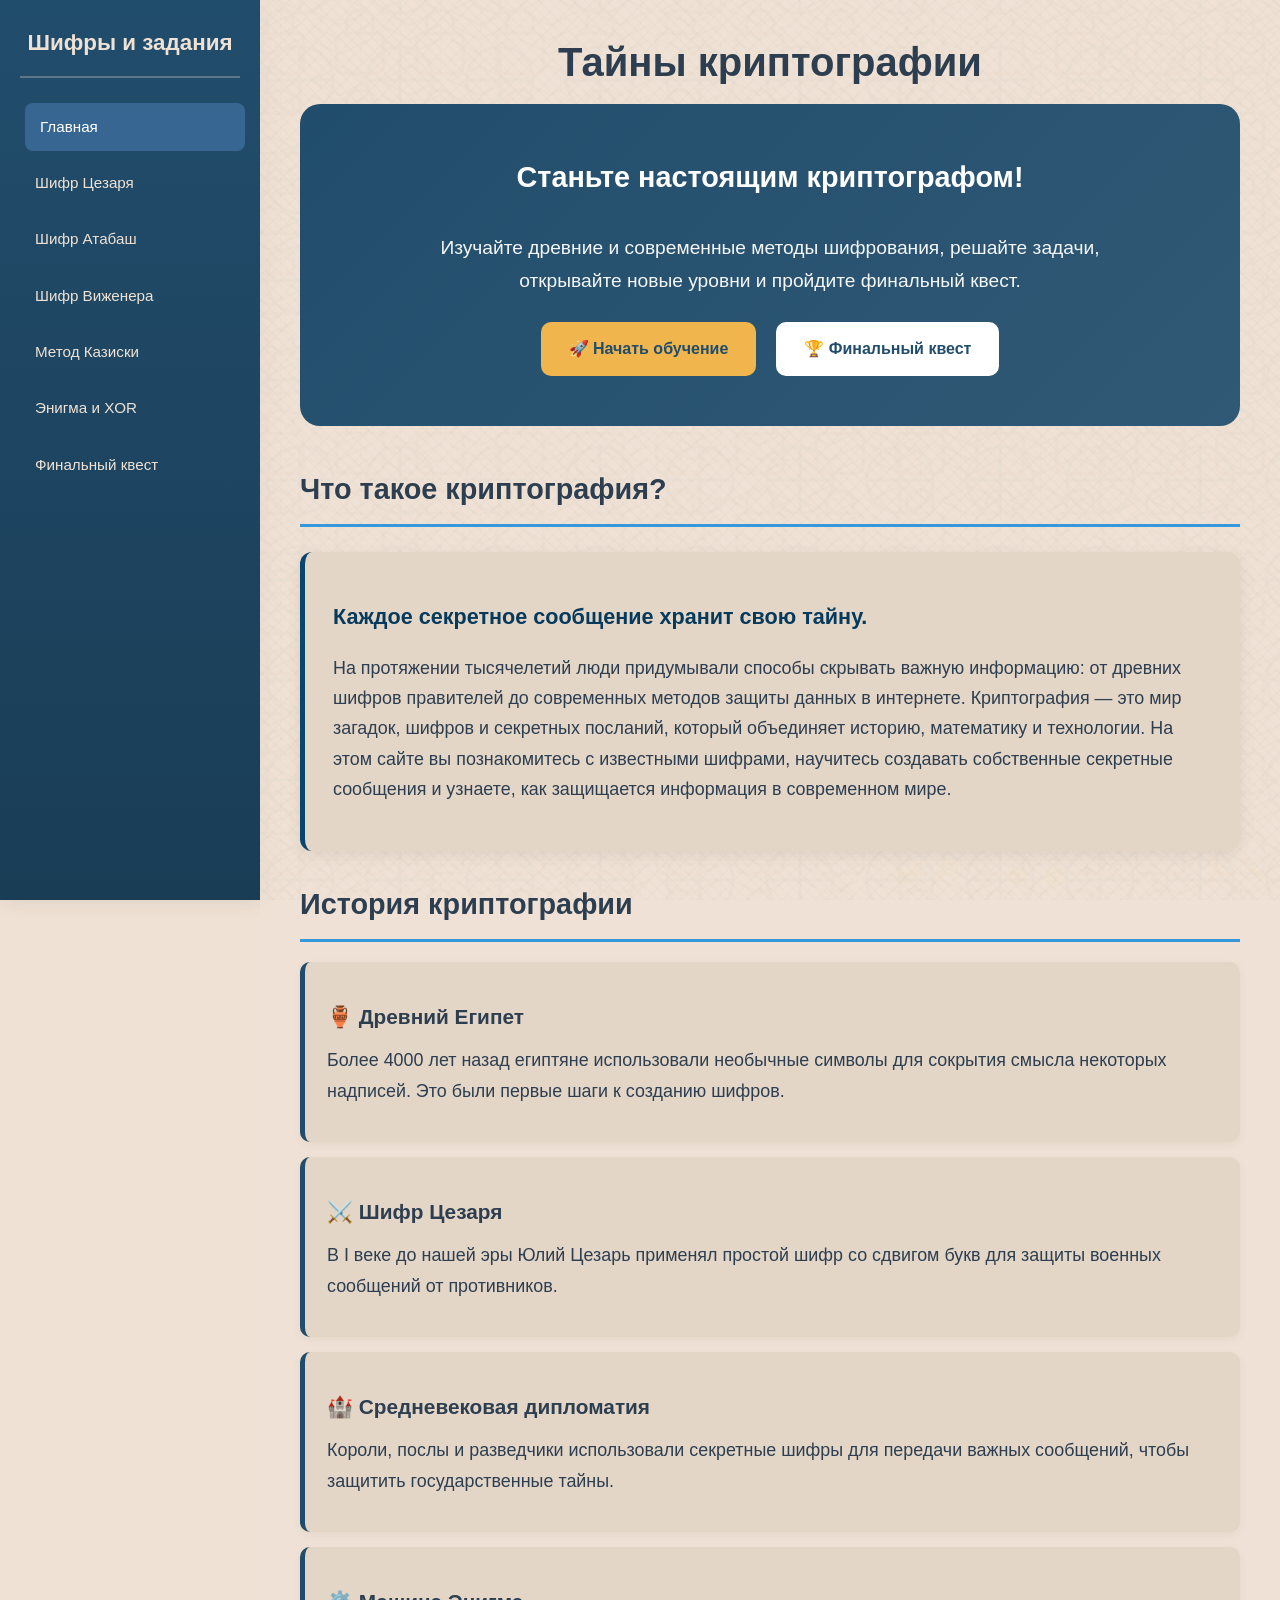
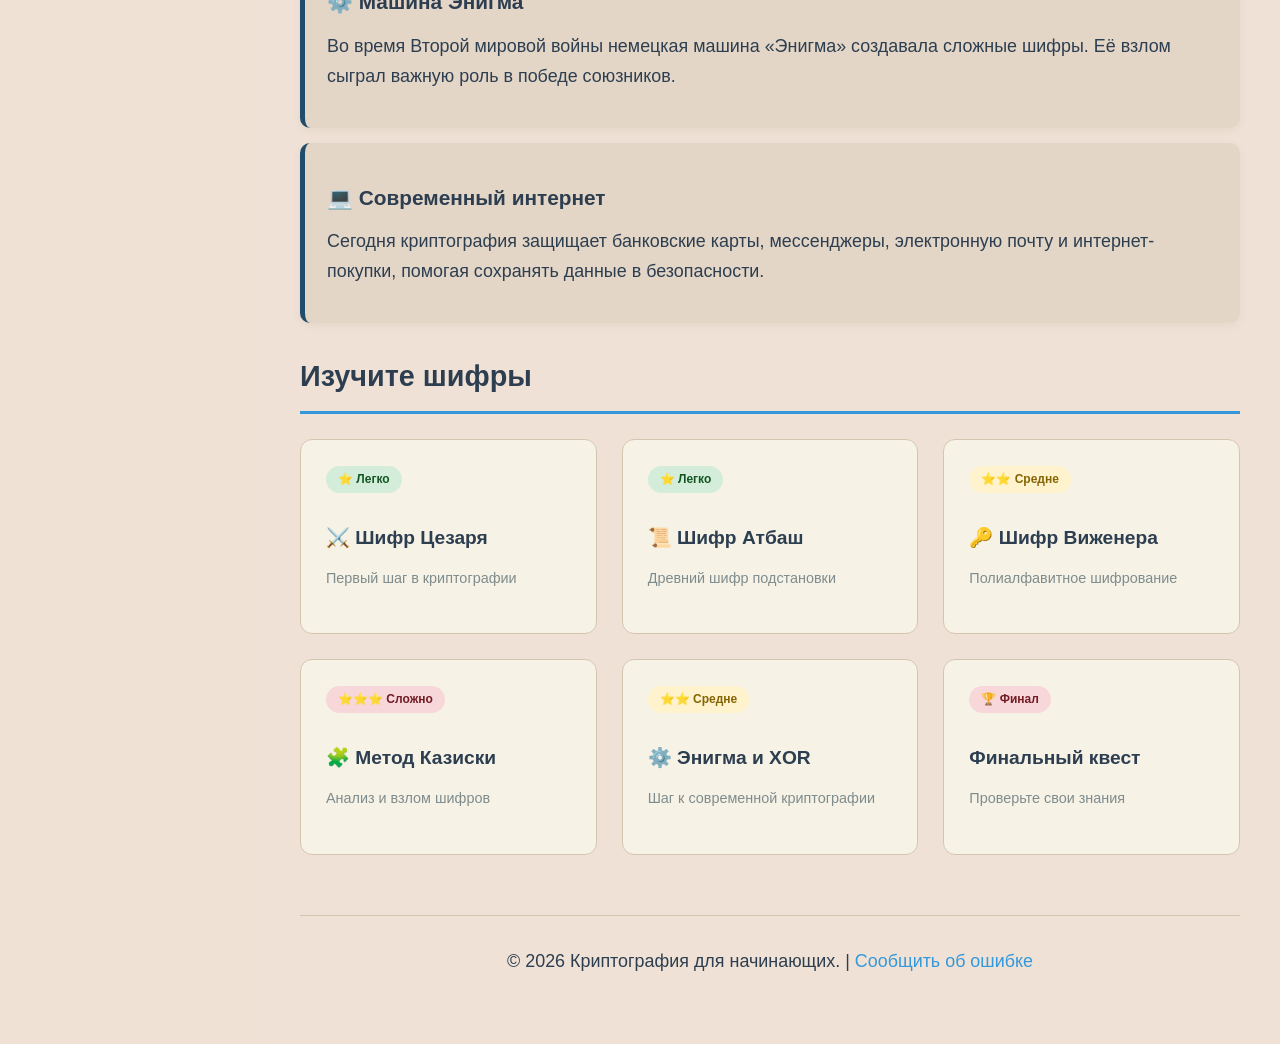
<file: index.html>
<!DOCTYPE html>
<html lang="ru">
<head>
    <meta charset="UTF-8">
    <meta name="viewport" content="width=device-width, initial-scale=1.0, viewport-fit=cover">
    <title>Тайны Криптографии</title>
    <link rel="stylesheet" href="style.css">
    <link rel="icon" type="image/x-icon" href="favicon.ico">
</head>
<body>
    <!-- Боковое меню -->
    <div class="sidebar">
        <h2>Шифры и задания</h2>
        <ul>
            <li><a href="index.html" class="active">Главная</a></li>
            <li><a href="caesar.html">Шифр Цезаря</a></li>
            <li><a href="atbash.html">Шифр Атабаш</a></li>
            <li><a href="vigenere.html">Шифр Виженера</a></li>
            <li><a href="kasiski.html">Метод Казиски</a></li>
            <li><a href="enigma.html">Энигма и XOR</a></li>
            <li><a href="final.html">Финальный квест</a></li>
        </ul>
    </div>

    <div class="content">
        <!-- Заголовок h1 по центру -->
        <h1 class="center-title">Тайны криптографии</h1>

        <!-- Hero секция -->
        <section class="hero">
            <h2>Станьте настоящим криптографом!</h2>
            <p>
                Изучайте древние и современные методы шифрования,
                решайте задачи, открывайте новые уровни и пройдите
                финальный квест.
            </p>
            <div class="hero-buttons">
                <a href="caesar.html" class="hero-btn">🚀 Начать обучение</a>
                <a href="final.html" class="hero-btn secondary">🏆 Финальный квест</a>
            </div>
        </section>

        <!-- Что такое криптография -->
        <section>
            <h2>Что такое криптография?</h2>
            <div class="card">
                <h3>Каждое секретное сообщение хранит свою тайну.</h3> 
                <p>На протяжении тысячелетий люди придумывали способы скрывать важную информацию: от древних шифров правителей до современных методов защиты данных в интернете.
                Криптография — это мир загадок, шифров и секретных посланий, который объединяет историю, математику и технологии.
                На этом сайте вы познакомитесь с известными шифрами, научитесь создавать собственные секретные сообщения и узнаете, как защищается информация в современном мире.</p>
            </div>
        </section>

        <!-- История криптографии -->
        <section>
            <h2>История криптографии</h2>
            <div class="timeline">
                <div class="timeline-item">
                    <h3>🏺 Древний Египет</h3>
                    <p>Более 4000 лет назад египтяне использовали необычные символы для сокрытия смысла некоторых надписей. Это были первые шаги к созданию шифров.</p>
                </div>
                <div class="timeline-item">
                    <h3>⚔️ Шифр Цезаря</h3>
                    <p>В I веке до нашей эры Юлий Цезарь применял простой шифр со сдвигом букв для защиты военных сообщений от противников.</p>
                </div>
                <div class="timeline-item">
                    <h3>🏰 Средневековая дипломатия</h3>
                    <p>Короли, послы и разведчики использовали секретные шифры для передачи важных сообщений, чтобы защитить государственные тайны.</p>
                </div>
                <div class="timeline-item">
                    <h3>⚙️ Машина Энигма</h3>
                    <p>Во время Второй мировой войны немецкая машина «Энигма» создавала сложные шифры. Её взлом сыграл важную роль в победе союзников.</p>
                </div>
                <div class="timeline-item">
                    <h3>💻 Современный интернет</h3>
                    <p>Сегодня криптография защищает банковские карты, мессенджеры, электронную почту и интернет-покупки, помогая сохранять данные в безопасности.</p>
                </div>
            </div>
        </section>

        <!-- Изучите шифры -->
        <section id="navigation">
            <h2>Изучите шифры</h2>
            <div class="cards-grid">
                <a href="caesar.html" class="nav-card">
                    <span class="difficulty easy">⭐ Легко</span>
                    <h3>⚔️ Шифр Цезаря</h3>
                    <p>Первый шаг в криптографии</p>
                </a>
                <a href="atbash.html" class="nav-card">
                    <span class="difficulty easy">⭐ Легко</span>
                    <h3>📜 Шифр Атбаш</h3>
                    <p>Древний шифр подстановки</p>
                </a>
                <a href="vigenere.html" class="nav-card">
                    <span class="difficulty medium">⭐⭐ Средне</span>
                    <h3>🔑 Шифр Виженера</h3>
                    <p>Полиалфавитное шифрование</p>
                </a>
                <a href="kasiski.html" class="nav-card">
                    <span class="difficulty hard">⭐⭐⭐ Сложно</span>
                    <h3>🧩 Метод Казиски</h3>
                    <p>Анализ и взлом шифров</p>
                </a>
                <a href="enigma.html" class="nav-card">
                    <span class="difficulty medium">⭐⭐ Средне</span>
                    <h3>⚙️ Энигма и XOR</h3>
                    <p>Шаг к современной криптографии</p>
                </a>
                <a href="final.html" class="nav-card">
                    <span class="difficulty hard">🏆 Финал</span>
                    <h3>Финальный квест</h3>
                    <p>Проверьте свои знания</p>
                </a>
            </div>
        </section>

        <footer>
            <p>© 2026 Криптография для начинающих. | <a href="https://github.com/Kelekhsaeva7/cryptography" target="_blank">Сообщить об ошибке</a></p>
        </footer>
    </div>

    <script src="script.js"></script>
</body>
</html>
</file>
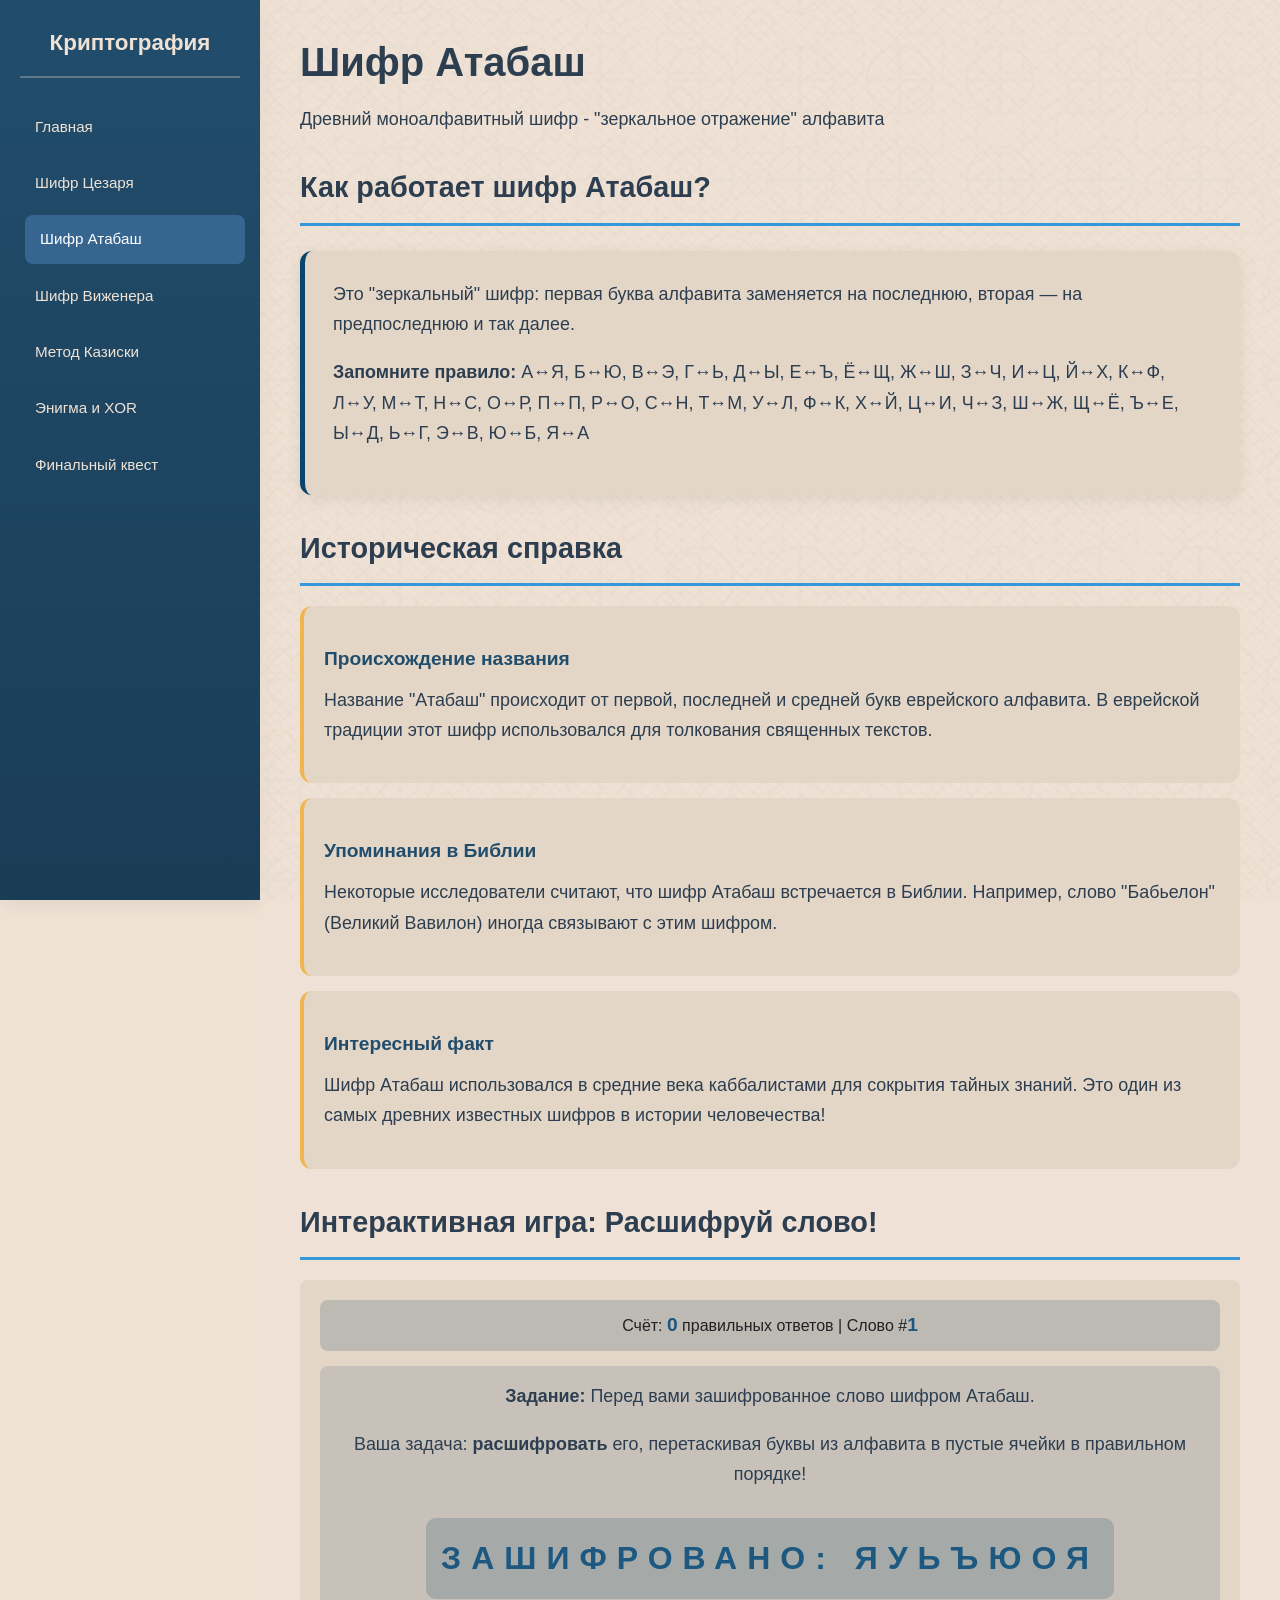
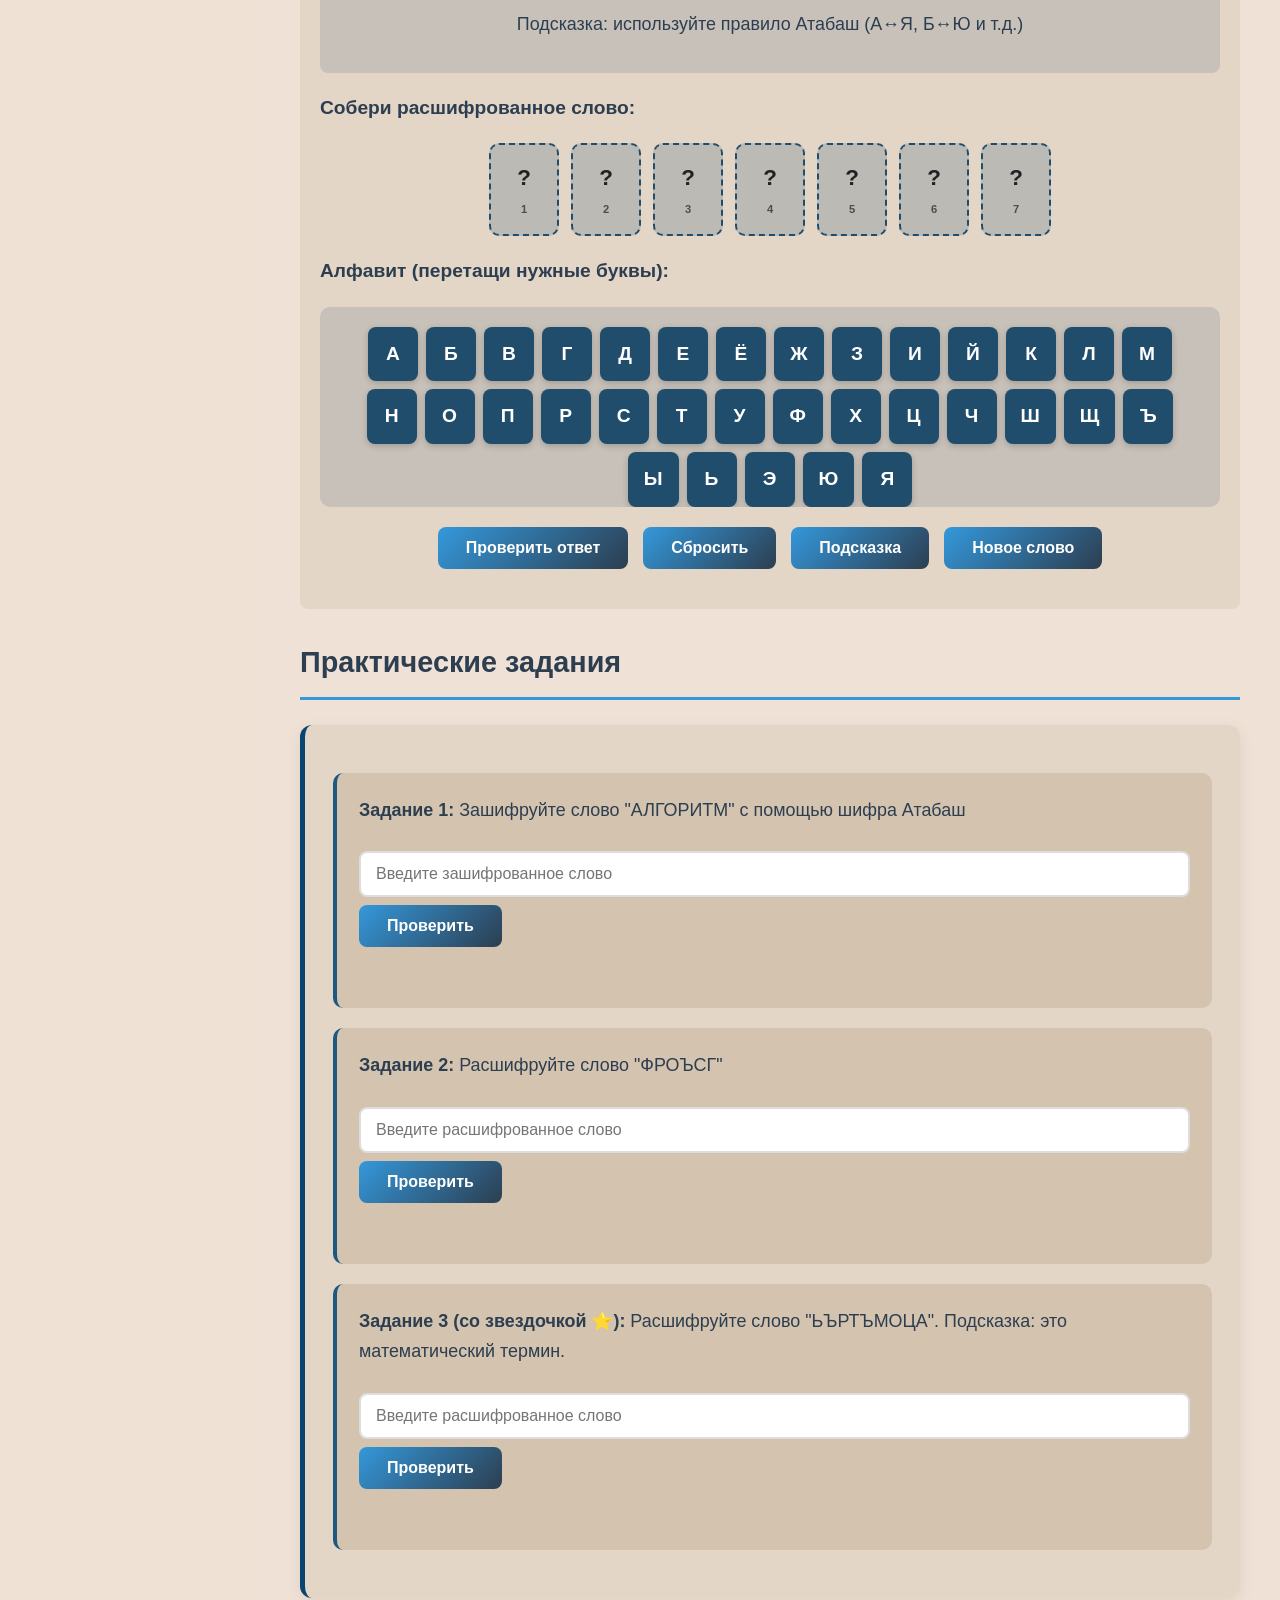
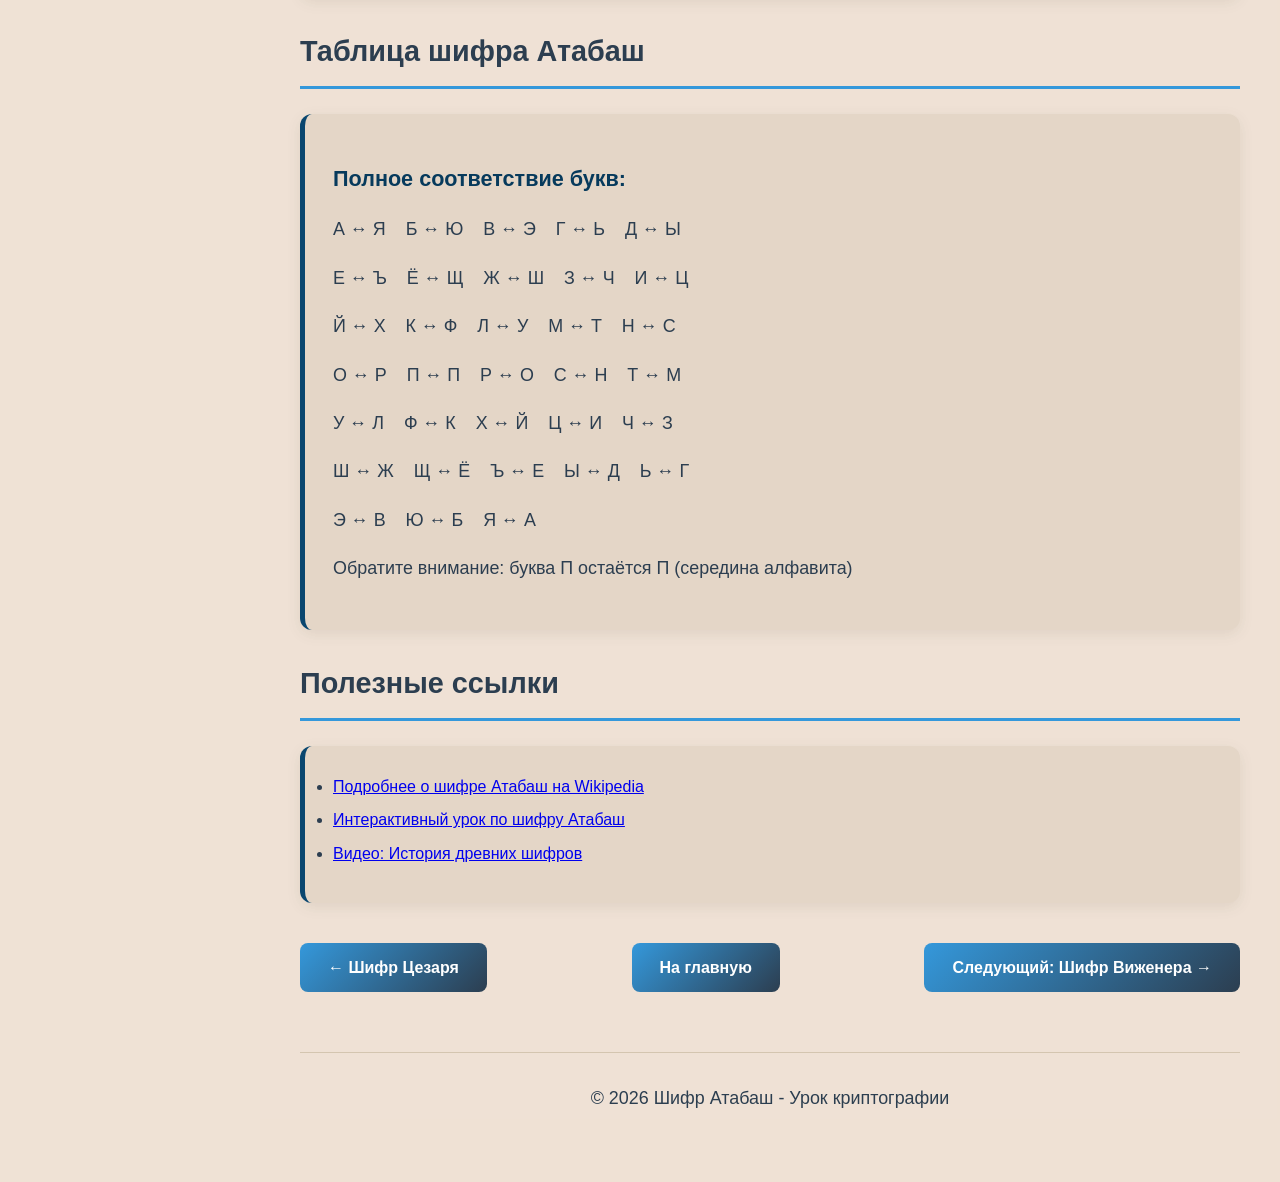
<file: atbash.html>
<!DOCTYPE html>
<html lang="ru">
<head>
    <meta charset="UTF-8">
    <meta name="viewport" content="width=device-width, initial-scale=1.0">
    <title>Шифр Атабаш - Криптография для школьников</title>
    <link rel="stylesheet" href="style.css">
    <link rel="icon" type="image/x-icon" href="favicon.ico">
    <style>
        /* Дополнительные стили для интерактива */
        input, textarea, select, button {
            font-family: inherit;
        }
        
        .drag-game-full {
            background-color: rgb(228, 214, 199);
            padding: 20px;
            border-radius: 8px;
            margin: 20px 0;
        }

        .game-info {
            background: rgba(33, 77, 108, 0.15);
            padding: 15px;
            border-radius: 8px;
            margin-bottom: 20px;
            text-align: center;
        }

        .encrypted-word {
            font-size: 2rem;
            font-weight: bold;
            color: #1c5880;
            letter-spacing: 10px;
            background: rgba(33, 77, 108, 0.2);
            padding: 15px;
            border-radius: 10px;
            display: inline-block;
            margin: 10px auto;
        }
        
        .fact-card {
            background: rgb(228, 214, 199);
            border-radius: 12px;
            padding: 20px;
            margin: 15px 0;
            border-left: 4px solid #f0b54d;
        }
        
        .fact-card h4 {
            color: #214d6c;
            margin-bottom: 10px;
        }

        /* Алфавит для перетаскивания */
        .alphabet-grid {
            display: flex;
            flex-wrap: wrap;
            gap: 8px;
            justify-content: center;
            margin: 20px 0;
            padding: 20px;
            background: rgba(33, 77, 108, 0.15);
            border-radius: 10px;
            max-height: 200px;
            overflow-y: auto;
        }

        .drag-letter {
            background-color: #214d6c;
            color: white;
            padding: 12px 16px;
            border-radius: 8px;
            cursor: grab;
            user-select: none;
            font-size: 1.2rem;
            font-weight: bold;
            text-align: center;
            min-width: 50px;
            transition: all 0.2s ease;
            box-shadow: 0 2px 6px rgba(0,0,0,0.2);
        }

        .drag-letter:active {
            cursor: grabbing;
        }

        .drag-letter.dragging {
            opacity: 0.5;
        }

        /* Убираем стиль used - буквы всегда активны */
        .drag-letter.used {
            opacity: 1;
            background-color: #214d6c;
            cursor: grab;
            pointer-events: auto;
            text-decoration: none;
        }

        /* Ячейки для составления слова */
        .word-zones {
            display: flex;
            flex-wrap: wrap;
            gap: 12px;
            justify-content: center;
            margin: 20px 0;
        }

        .word-slot {
            background: rgba(33, 77, 108, 0.2);
            border: 2px dashed #214d6c;
            border-radius: 10px;
            padding: 15px 20px;
            min-width: 70px;
            text-align: center;
            font-size: 1.4rem;
            font-weight: bold;
            color: #212123;
            transition: all 0.2s ease;
            position: relative;
        }

        .word-slot.drag-over {
            background: rgba(33, 77, 108, 0.5);
            border: 2px solid #214d6c;
            transform: scale(1.05);
        }

        .word-slot.filled {
            background: rgba(33, 77, 108, 0.35);
            border: 2px solid #214d6c;
        }

        .word-slot .remove-btn {
            position: absolute;
            top: -10px;
            right: -10px;
            background: #e74c3c;
            color: white;
            border: none;
            border-radius: 50%;
            width: 22px;
            height: 22px;
            font-size: 12px;
            cursor: pointer;
            display: none;
            align-items: center;
            justify-content: center;
        }

        .word-slot.filled:hover .remove-btn {
            display: flex;
        }

        .slot-index {
            font-size: 0.7rem;
            color: #4d4d51;
            margin-top: 5px;
        }

        .game-controls {
            display: flex;
            gap: 15px;
            justify-content: center;
            margin: 20px 0;
            flex-wrap: wrap;
        }

        .reset-btn {
            background-color: #e67e22;
        }

        .reset-btn:hover {
            background-color: #d35400;
        }

        .hint-btn {
            background-color: #27ae60;
        }

        .hint-btn:hover {
            background-color: #229954;
        }

        .new-word-btn {
            background-color: #8e44ad;
        }

        .new-word-btn:hover {
            background-color: #7d3c98;
        }

        .success-animation {
            animation: successPulse 0.5s ease;
        }

        @keyframes successPulse {
            0% { transform: scale(1); background-color: rgba(39, 174, 96, 0.3); }
            50% { transform: scale(1.02); background-color: rgba(39, 174, 96, 0.6); }
            100% { transform: scale(1); background-color: rgba(39, 174, 96, 0); }
        }

        .score-info {
            background: rgba(33, 77, 108, 0.2);
            padding: 10px;
            border-radius: 8px;
            text-align: center;
            margin-bottom: 15px;
        }

        .score-info span {
            font-weight: bold;
            color: #1c5880;
            font-size: 1.2rem;
        }

        @media (max-width: 768px) {
            .encrypted-word {
                font-size: 1.2rem;
                letter-spacing: 5px;
                word-break: break-word;
            }
            
            .drag-letter {
                padding: 8px 10px;
                font-size: 0.9rem;
                min-width: 35px;
            }
            
            .word-slot {
                padding: 10px 12px;
                min-width: 45px;
                font-size: 1rem;
            }
            
            .game-controls button {
                padding: 8px 12px;
                font-size: 0.8rem;
            }
        }
    </style>
</head>
<body>
    <div class="sidebar">
        <h2>Криптография</h2>
        <ul>
            <li><a href="index.html">Главная</a></li>
            <li><a href="caesar.html">Шифр Цезаря</a></li>
            <li><a href="atbash.html" class="active">Шифр Атабаш</a></li>
            <li><a href="vigenere.html">Шифр Виженера</a></li>
            <li><a href="kasiski.html">Метод Казиски</a></li>
            <li><a href="enigma.html">Энигма и XOR</a></li>
            <li><a href="final.html">Финальный квест</a></li>
        </ul>
    </div>

    <div class="content">
        <header>
            <h1>Шифр Атабаш</h1>
            <p class="subtitle">Древний моноалфавитный шифр - "зеркальное отражение" алфавита</p>
        </header>

        <!-- ТЕОРИЯ -->
        <section id="theory">
            <h2>Как работает шифр Атабаш?</h2>
            <div class="card">
                <p>Это "зеркальный" шифр: первая буква алфавита заменяется на последнюю, вторая — на предпоследнюю и так далее.</p>
                <p><strong>Запомните правило:</strong> А↔Я, Б↔Ю, В↔Э, Г↔Ь, Д↔Ы, Е↔Ъ, Ё↔Щ, Ж↔Ш, З↔Ч, И↔Ц, Й↔Х, К↔Ф, Л↔У, М↔Т, Н↔С, О↔Р, П↔П, Р↔О, С↔Н, Т↔М, У↔Л, Ф↔К, Х↔Й, Ц↔И, Ч↔З, Ш↔Ж, Щ↔Ё, Ъ↔Е, Ы↔Д, Ь↔Г, Э↔В, Ю↔Б, Я↔А</p>
            </div>
        </section>

        <!-- ИСТОРИЧЕСКАЯ СПРАВКА -->
        <section>
            <h2>Историческая справка</h2>
            <div class="fact-card">
                <h4>Происхождение названия</h4>
                <p>Название "Атабаш" происходит от первой, последней и средней букв еврейского алфавита. В еврейской традиции этот шифр использовался для толкования священных текстов.</p>
            </div>
            <div class="fact-card">
                <h4>Упоминания в Библии</h4>
                <p>Некоторые исследователи считают, что шифр Атабаш встречается в Библии. Например, слово "Бабьелон" (Великий Вавилон) иногда связывают с этим шифром.</p>
            </div>
            <div class="fact-card">
                <h4>Интересный факт</h4>
                <p>Шифр Атабаш использовался в средние века каббалистами для сокрытия тайных знаний. Это один из самых древних известных шифров в истории человечества!</p>
            </div>
        </section>

        <!-- ИНТЕРАКТИВНАЯ ИГРА -->
        <section id="drag-game-full">
            <h2>Интерактивная игра: Расшифруй слово!</h2>
            <div class="drag-game-full">
                <div class="score-info">
                    Счёт: <span id="score">0</span> правильных ответов | Слово #<span id="wordNumber">1</span>
                </div>
                
                <div class="game-info">
                    <p><strong>Задание:</strong> Перед вами зашифрованное слово шифром Атабаш.</p>
                    <p>Ваша задача: <strong>расшифровать</strong> его, перетаскивая буквы из алфавита в пустые ячейки в правильном порядке!</p>
                    <div class="encrypted-word">
                        ЗАШИФРОВАНО: <span id="encryptedWord">ЯУЬЪЮОЯ</span>
                    </div>
                    <p class="note">Подсказка: используйте правило Атабаш (А↔Я, Б↔Ю и т.д.)</p>
                </div>

                <h4>Собери расшифрованное слово:</h4>
                <div class="word-zones" id="wordZones"></div>

                <h4>Алфавит (перетащи нужные буквы):</h4>
                <div class="alphabet-grid" id="alphabetGrid"></div>

                <div class="game-controls">
                    <button onclick="checkWordAnswer()" class="check-btn">Проверить ответ</button>
                    <button onclick="resetGame()" class="reset-btn">Сбросить</button>
                    <button onclick="showHint()" class="hint-btn">Подсказка</button>
                    <button onclick="loadNewRandomWord()" class="new-word-btn">Новое слово</button>
                </div>
                <div id="wordGameResult" style="margin-top: 15px;"></div>
            </div>
        </section>

                <!-- ПРАКТИЧЕСКИЕ ЗАДАНИЯ -->
        <section id="practice">
            <h2>Практические задания</h2>
            <div class="card">
                <div class="task">
                    <p><strong>Задание 1:</strong> Зашифруйте слово "АЛГОРИТМ" с помощью шифра Атабаш</p>
                    <div class="game-input">
                        <input type="text" id="task1" placeholder="Введите зашифрованное слово">
                        <button onclick="checkTask1()">Проверить</button>
                    </div>
                    <div class="game-result" id="result1"></div>
                </div>

                <div class="task">
                    <p><strong>Задание 2:</strong> Расшифруйте слово "ФРОЪСГ"</p>
                    <div class="game-input">
                        <input type="text" id="task2" placeholder="Введите расшифрованное слово">
                        <button onclick="checkTask2()">Проверить</button>
                    </div>
                    <div class="game-result" id="result2"></div>
                </div>

                <div class="task">
                    <p><strong>Задание 3 (со звездочкой ⭐):</strong> Расшифруйте слово "ЬЪРТЪМОЦА". Подсказка: это математический термин.</p>
                    <div class="game-input">
                        <input type="text" id="task3" placeholder="Введите расшифрованное слово">
                        <button onclick="checkTask3()">Проверить</button>
                    </div>
                    <div class="game-result" id="result3"></div>
                </div>
            </div>
        </section>

        <!-- ТАБЛИЦА ШИФРА -->
        <section id="alphabet-table">
            <h2>Таблица шифра Атабаш</h2>
            <div class="card">
                <h3>Полное соответствие букв:</h3>
                <div class="alphabet-pairs">
                    <p>А ↔ Я &nbsp;&nbsp; Б ↔ Ю &nbsp;&nbsp; В ↔ Э &nbsp;&nbsp; Г ↔ Ь &nbsp;&nbsp; Д ↔ Ы</p>
                    <p>Е ↔ Ъ &nbsp;&nbsp; Ё ↔ Щ &nbsp;&nbsp; Ж ↔ Ш &nbsp;&nbsp; З ↔ Ч &nbsp;&nbsp; И ↔ Ц</p>
                    <p>Й ↔ Х &nbsp;&nbsp; К ↔ Ф &nbsp;&nbsp; Л ↔ У &nbsp;&nbsp; М ↔ Т &nbsp;&nbsp; Н ↔ С</p>
                    <p>О ↔ Р &nbsp;&nbsp; П ↔ П &nbsp;&nbsp; Р ↔ О &nbsp;&nbsp; С ↔ Н &nbsp;&nbsp; Т ↔ М</p>
                    <p>У ↔ Л &nbsp;&nbsp; Ф ↔ К &nbsp;&nbsp; Х ↔ Й &nbsp;&nbsp; Ц ↔ И &nbsp;&nbsp; Ч ↔ З</p>
                    <p>Ш ↔ Ж &nbsp;&nbsp; Щ ↔ Ё &nbsp;&nbsp; Ъ ↔ Е &nbsp;&nbsp; Ы ↔ Д &nbsp;&nbsp; Ь ↔ Г</p>
                    <p>Э ↔ В &nbsp;&nbsp; Ю ↔ Б &nbsp;&nbsp; Я ↔ А</p>
                </div>
                <p class="note">Обратите внимание: буква П остаётся П (середина алфавита)</p>
            </div>
        </section>

        <!-- ПОЛЕЗНЫЕ ССЫЛКИ -->
        <section>
            <h2>Полезные ссылки</h2>
            <div class="card">
                <ul>
                    <li><a href="https://ru.wikipedia.org/wiki/%D0%90%D1%82%D0%B1%D0%B0%D1%88" target="_blank">Подробнее о шифре Атабаш на Wikipedia</a></li>
                    <li><a href="https://crypto.ru/atbash-cipher" target="_blank">Интерактивный урок по шифру Атабаш</a></li>
                    <li><a href="https://www.youtube.com/watch?v=example" target="_blank">Видео: История древних шифров</a></li>
                </ul>
            </div>
        </section>

        <section id="navigation-buttons">
            <div class="nav-buttons">
                <a href="caesar.html" class="nav-button">← Шифр Цезаря</a>
                <a href="index.html" class="nav-button">На главную</a>
                <a href="vigenere.html" class="nav-button">Следующий: Шифр Виженера →</a>
            </div>
        </section>

        <footer>
            <p>© 2026 Шифр Атабаш - Урок криптографии</p>
        </footer>
    </div>

    <script>
        // БИБЛИОТЕКА СЛОВ
        const WORDS_LIBRARY = {
            math: ["МАТЕМАТИКА", "АЛГЕБРА", "ГЕОМЕТРИЯ", "ТРЕУГОЛЬНИК", "КВАДРАТ", "КРУГ", "ФОРМУЛА", "УРАВНЕНИЕ"],
            school: ["РУЧКА", "КАРАНДАШ", "ЛИНЕЙКА", "УЧЕБНИК", "ТЕТРАДЬ", "ПЕНАЛ"],
            extra: ["ШКОЛА", "УРОК", "ЗАДАЧА", "ПРИМЕР", "ОТВЕТ", "НАУКА"]
        };

        const ALL_WORDS = [...WORDS_LIBRARY.math, ...WORDS_LIBRARY.school, ...WORDS_LIBRARY.extra];
        const FULL_ALPHABET = ['А','Б','В','Г','Д','Е','Ё','Ж','З','И','Й','К','Л','М','Н','О','П','Р','С','Т','У','Ф','Х','Ц','Ч','Ш','Щ','Ъ','Ы','Ь','Э','Ю','Я'];
        
        let currentEncryptedWord = "ЯУЬЪЮОЯ";
        let currentDecryptedWord = "";
        let currentSlots = [];
        let usedLetters = []; // больше не используется для блокировки
        let score = 0;
        let wordNumber = 0;
        let usedWords = [];

        function atbashTransform(text) {
            const alphabet = 'АБВГДЕЁЖЗИЙКЛМНОПРСТУФХЦЧШЩЪЫЬЭЮЯ';
            const reversed = 'ЯЮЭЬЫЪЩШЧЦХФУТСРПОНМЛКЙИЗЖЁЕДГВБА';
            let result = '';
            for (let i = 0; i < text.length; i++) {
                const char = text[i].toUpperCase();
                const index = alphabet.indexOf(char);
                if (index !== -1) result += reversed[index];
                else result += char;
            }
            return result;
        }

        function getRandomWord() {
            if (usedWords.length >= ALL_WORDS.length) usedWords = [];
            let availableWords = ALL_WORDS.filter(word => !usedWords.includes(word));
            if (availableWords.length === 0) availableWords = ALL_WORDS;
            const randomIndex = Math.floor(Math.random() * availableWords.length);
            const selectedWord = availableWords[randomIndex];
            usedWords.push(selectedWord);
            return selectedWord;
        }

        function loadNewRandomWord() {
            currentDecryptedWord = getRandomWord();
            currentEncryptedWord = atbashTransform(currentDecryptedWord);
            
            document.getElementById('encryptedWord').textContent = currentEncryptedWord;
            currentSlots = Array(currentDecryptedWord.length).fill('');
            usedLetters = [];
            
            createWordSlots();
            createAlphabetGrid();
            document.getElementById('wordGameResult').innerHTML = '';
            
            wordNumber++;
            document.getElementById('wordNumber').textContent = wordNumber;
        }

        function createWordSlots() {
            const container = document.getElementById('wordZones');
            container.innerHTML = '';
            for (let i = 0; i < currentDecryptedWord.length; i++) {
                const slot = document.createElement('div');
                slot.className = 'word-slot';
                if (currentSlots[i]) {
                    slot.textContent = currentSlots[i];
                    slot.classList.add('filled');
                } else {
                    slot.textContent = '?';
                    slot.classList.remove('filled');
                }
                slot.setAttribute('data-position', i);
                
                const removeBtn = document.createElement('button');
                removeBtn.textContent = '✕';
                removeBtn.className = 'remove-btn';
                removeBtn.onclick = (e) => {
                    e.stopPropagation();
                    removeLetterFromSlot(i);
                };
                slot.appendChild(removeBtn);
                
                const indexSpan = document.createElement('div');
                indexSpan.className = 'slot-index';
                indexSpan.textContent = `${i + 1}`;
                slot.appendChild(indexSpan);
                
                slot.addEventListener('dragover', (e) => {
                    e.preventDefault();
                    slot.classList.add('drag-over');
                });
                slot.addEventListener('dragleave', () => {
                    slot.classList.remove('drag-over');
                });
                slot.addEventListener('drop', (e) => {
                    e.preventDefault();
                    slot.classList.remove('drag-over');
                    const letter = e.dataTransfer.getData('text/plain');
                    if (letter) {
                        placeLetterInSlot(i, letter);
                    }
                });
                container.appendChild(slot);
            }
        }

        function createAlphabetGrid() {
            const container = document.getElementById('alphabetGrid');
            container.innerHTML = '';
            FULL_ALPHABET.forEach(letter => {
                const letterDiv = document.createElement('div');
                letterDiv.className = 'drag-letter';
                // Убираем блокировку used - все буквы всегда активны
                letterDiv.textContent = letter;
                letterDiv.setAttribute('data-letter', letter);
                letterDiv.setAttribute('draggable', 'true');
                
                letterDiv.addEventListener('dragstart', (e) => {
                    e.dataTransfer.setData('text/plain', letter);
                    letterDiv.classList.add('dragging');
                });
                letterDiv.addEventListener('dragend', () => {
                    letterDiv.classList.remove('dragging');
                });
                container.appendChild(letterDiv);
            });
        }

        function placeLetterInSlot(position, letter) {
            // Перезаписываем букву в слоте (можно менять сколько угодно раз)
            currentSlots[position] = letter;
            updateUI();
        }

        function removeLetterFromSlot(position) {
            currentSlots[position] = '';
            updateUI();
        }

        function updateUI() {
            createWordSlots();
            createAlphabetGrid();
        }

        function checkWordAnswer() {
            const userWord = currentSlots.join('');
            const resultDiv = document.getElementById('wordGameResult');
            
            if (userWord === currentDecryptedWord) {
                score++;
                document.getElementById('score').textContent = score;
                resultDiv.innerHTML = `Поздравляю! Правильно! "${currentEncryptedWord}" → "${currentDecryptedWord}" +1 балл!`;
                resultDiv.className = 'game-result success';
                resultDiv.classList.add('success-animation');
                setTimeout(() => resultDiv.classList.remove('success-animation'), 500);
            } else {
                let correctCount = 0;
                for (let i = 0; i < currentDecryptedWord.length; i++) {
                    if (currentSlots[i] === currentDecryptedWord[i]) correctCount++;
                }
                resultDiv.innerHTML = `Неправильно. Правильно ${correctCount} из ${currentDecryptedWord.length} букв.`;
                resultDiv.className = 'game-result error';
            }
        }

        function resetGame() {
            currentSlots = Array(currentDecryptedWord.length).fill('');
            usedLetters = [];
            updateUI();
            document.getElementById('wordGameResult').innerHTML = '';
        }

        function showHint() {
            const resultDiv = document.getElementById('wordGameResult');
            let hint = `Подсказка: зашифрованное слово "${currentEncryptedWord}".<br>`;
            hint += `Расшифруйте каждую букву по правилу Атабаш:<br>`;
            for (let i = 0; i < currentEncryptedWord.length; i++) {
                hint += `"${currentEncryptedWord[i]}" → "${atbashTransform(currentEncryptedWord[i])}"<br>`;
            }
            resultDiv.innerHTML = hint;
            resultDiv.className = 'game-result';
            resultDiv.style.backgroundColor = '#e8f6f3';
        }

        function checkTask1() {
            const answer = document.getElementById('task1').value.toUpperCase();
            const correct = "ЯУЬРОЦМТ";
            const resultDiv = document.getElementById('result1');
            if (answer === correct) {
                resultDiv.innerHTML = 'Верно! "АЛГОРИТМ" → "ЯУЬРОЦМТ"';
                resultDiv.className = 'game-result success';
            } else {
                resultDiv.innerHTML = 'Попробуйте еще раз. Используйте таблицу Атабаш!';
                resultDiv.className = 'game-result error';
            }
        }

        function checkTask2() {
            const answer = document.getElementById('task2').value.toUpperCase();
            const correct = "КОРЕНЬ";
            const resultDiv = document.getElementById('result2');
            if (answer === correct) {
                resultDiv.innerHTML = 'Отлично! "ФРОЪСГ" → "КОРЕНЬ"';
                resultDiv.className = 'game-result success';
            } else {
                resultDiv.innerHTML = 'Неправильно. Подсказка: Ф→К, Р→О, П→Р,..';
                resultDiv.className = 'game-result error';
            }
        }
        function checkTask3() {
    const answer = document.getElementById('task3').value.toUpperCase();
    const correct = "ГЕОМЕТРИЯ";
    const resultDiv = document.getElementById('result3');
    if (answer === correct) {
        resultDiv.innerHTML = 'Поздравляю! "ЬЪРТЪМОЦА" → "ГЕОМЕТРИЯ"';
        resultDiv.className = 'game-result success';
    } else {
        resultDiv.innerHTML = 'Попробуйте еще раз. Это математический термин из 9 букв!';
        resultDiv.className = 'game-result error';
    }
}

        document.addEventListener('DOMContentLoaded', () => {
            currentDecryptedWord = atbashTransform(currentEncryptedWord);
            currentSlots = Array(currentDecryptedWord.length).fill('');
            usedLetters = [];
            createWordSlots();
            createAlphabetGrid();
            document.getElementById('wordNumber').textContent = 1;
        });
    </script>
</body>
</html>
</file>
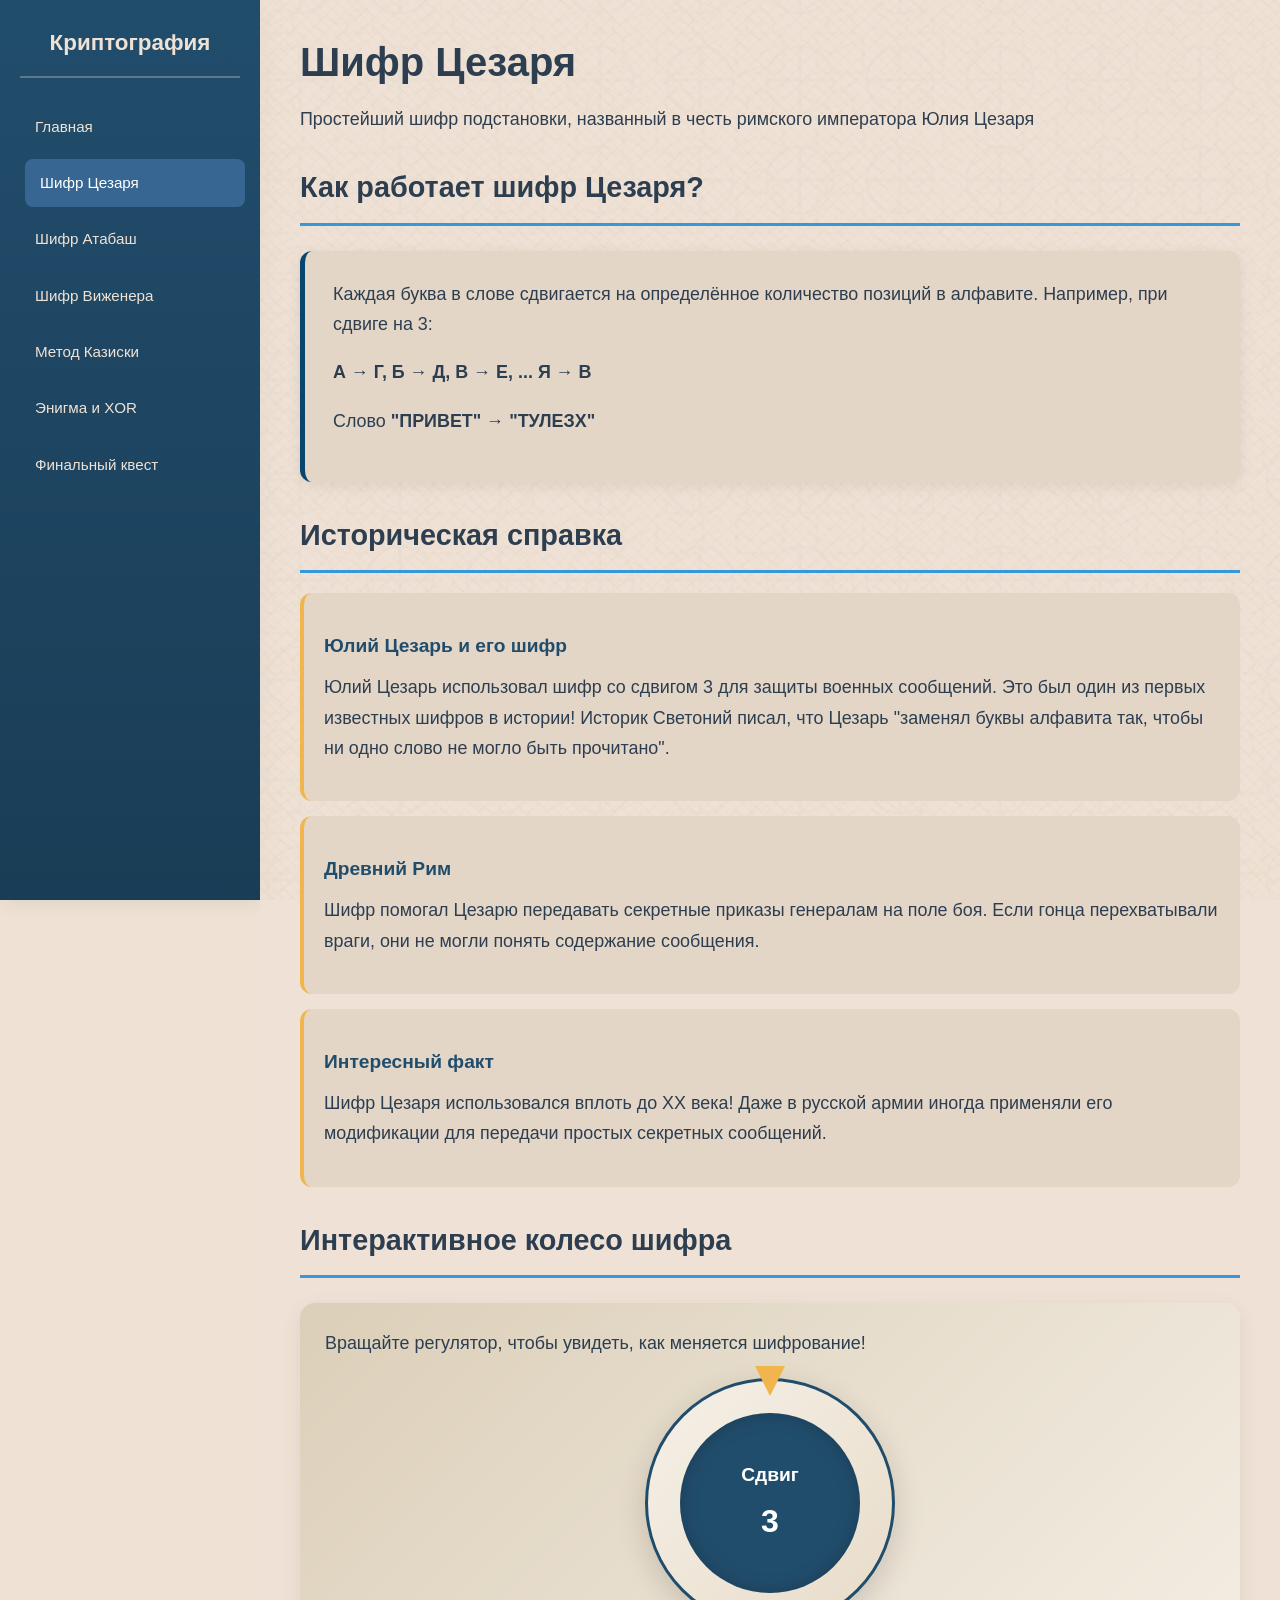
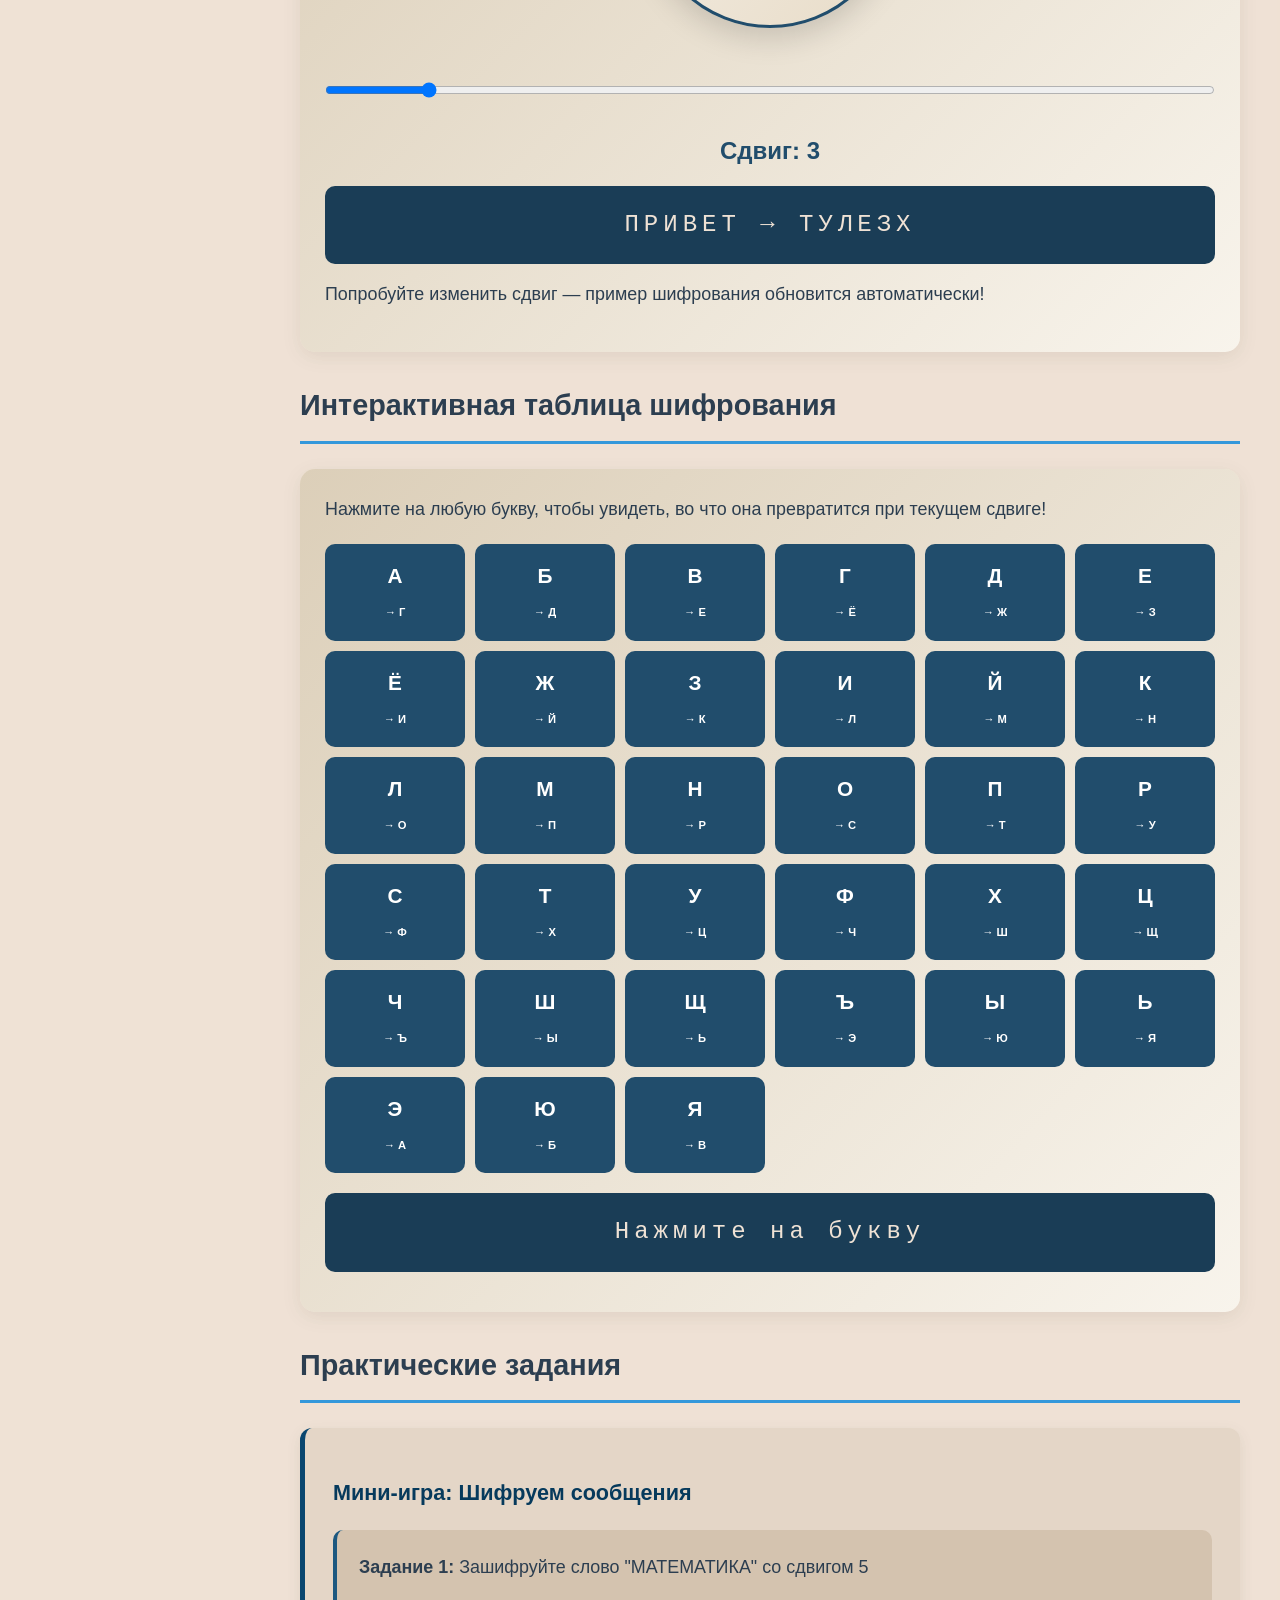
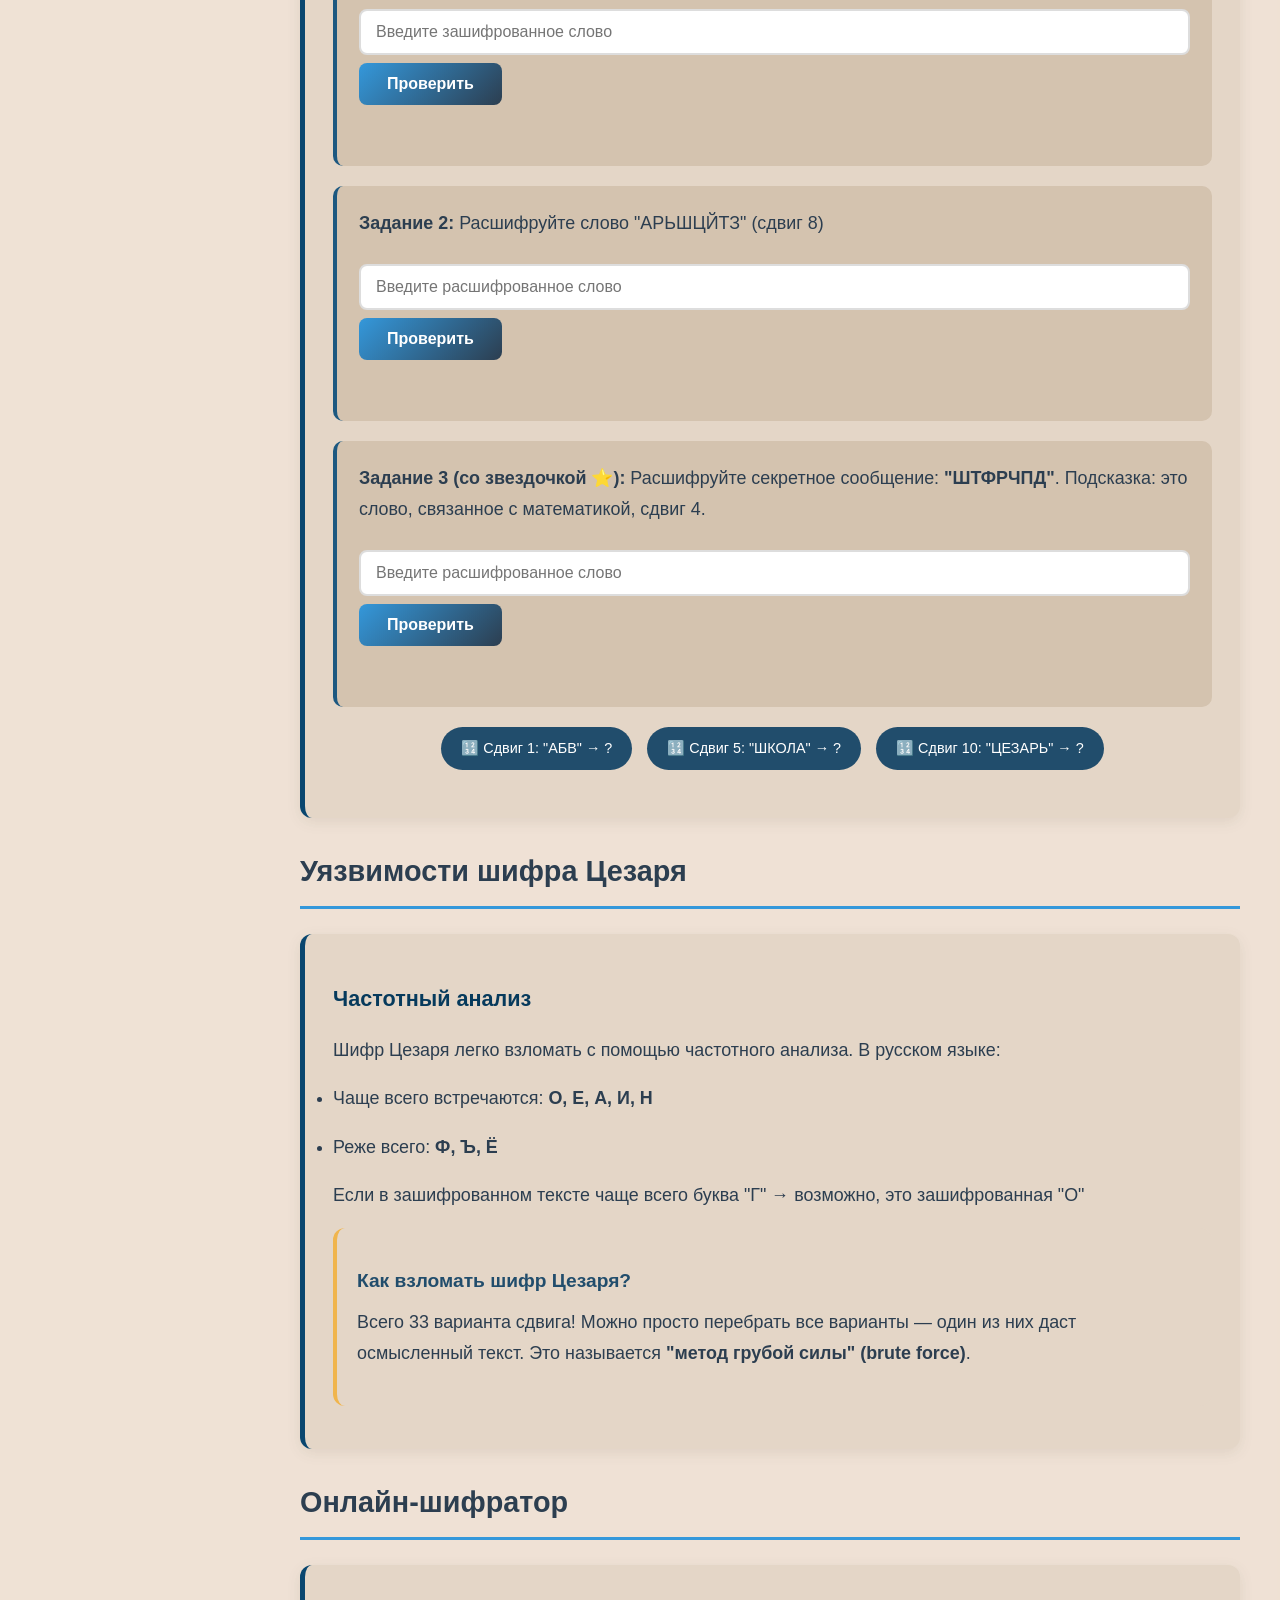
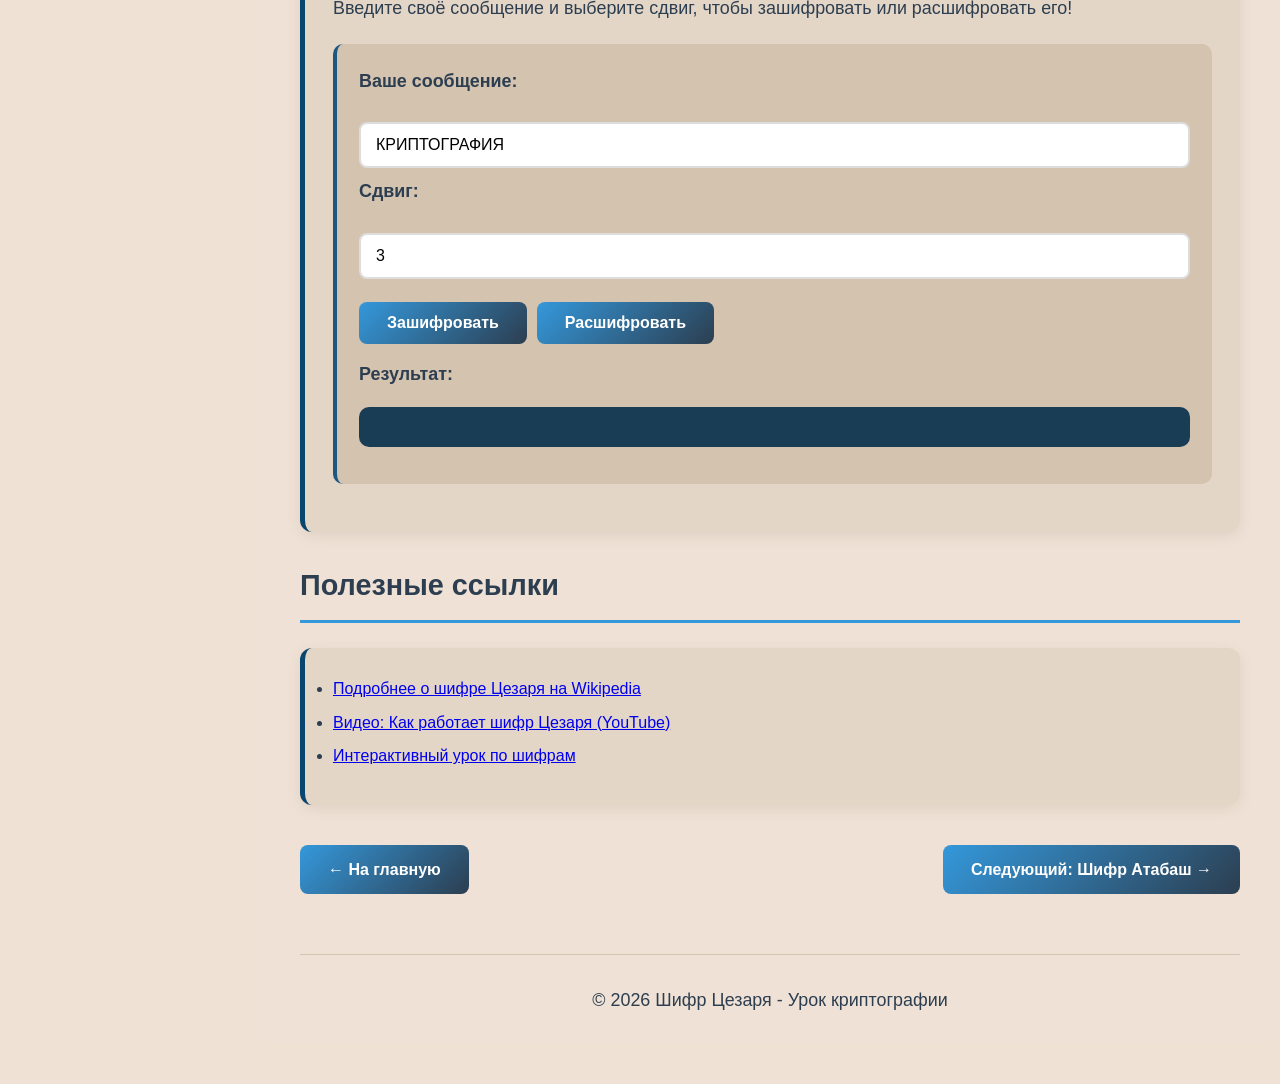
<file: caesar.html>
<!DOCTYPE html>
<html lang="ru">
<head>
    <meta charset="UTF-8">
    <meta name="viewport" content="width=device-width, initial-scale=1.0">
    <title>Шифр Цезаря - Криптография для школьников</title>
    <link rel="stylesheet" href="style.css">
    <link rel="icon" type="image/x-icon" href="favicon.ico">
    <style>
        /* Дополнительные стили для интерактива */
        .cipher-wheel {
            background: linear-gradient(135deg, #f5f0e8, #e8dcc8);
            border-radius: 50%;
            width: 250px;
            height: 250px;
            margin: 20px auto;
            position: relative;
            box-shadow: 0 10px 30px rgba(0,0,0,0.15);
            border: 3px solid #214d6c;
        }

        .wheel-inner {
    display: flex;
    flex-direction: column;
    align-items: center;
    justify-content: center;
    font-size: 1rem;
}

.wheel-inner span {
    font-size: 2rem;
    font-weight: bold;
    margin-top: 5px;
}
        
        .wheel-inner {
            position: absolute;
            top: 50%;
            left: 50%;
            transform: translate(-50%, -50%);
            width: 180px;
            height: 180px;
            background: #214d6c;
            border-radius: 50%;
            display: flex;
            align-items: center;
            justify-content: center;
            color: white;
            font-size: 1.2rem;
            font-weight: bold;
            text-align: center;
            box-shadow: inset 0 0 20px rgba(0,0,0,0.2);
        }
        
        .wheel-arrow {
            position: absolute;
            top: -15px;
            left: 50%;
            transform: translateX(-50%);
            width: 0;
            height: 0;
            border-left: 15px solid transparent;
            border-right: 15px solid transparent;
            border-top: 30px solid #f0b54d;
            z-index: 10;
        }
        
        .shift-slider {
            width: 100%;
            margin: 20px 0;
        }
        
        .shift-value {
            text-align: center;
            font-size: 1.5rem;
            font-weight: bold;
            color: #214d6c;
        }
        
        .interactive-card {
            background: linear-gradient(135deg, #dccfb9, #f8f4ec);
            border-radius: 15px;
            padding: 25px;
            margin: 25px 0;
            box-shadow: 0 5px 20px rgba(0,0,0,0.08);
        }
        
        .letter-grid {
            display: grid;
            grid-template-columns: repeat(6, 1fr);
            gap: 10px;
            margin: 20px 0;
        }
        
        .letter-card {
            background: #214d6c;
            color: white;
            text-align: center;
            padding: 15px;
            border-radius: 10px;
            font-size: 1.3rem;
            font-weight: bold;
            cursor: pointer;
            transition: all 0.3s ease;
        }
        
        .letter-card:hover {
            transform: scale(1.05);
            background: #f0b54d;
            color: #214d6c;
        }
        
        .letter-card.selected {
            background: #f0b54d;
            color: #214d6c;
            box-shadow: 0 0 15px rgba(240, 181, 77, 0.5);
        }
        
        .encrypt-preview {
            background: #1a3d56;
            color: #efe2d5;
            padding: 20px;
            border-radius: 10px;
            font-family: monospace;
            font-size: 1.5rem;
            text-align: center;
            letter-spacing: 5px;
            margin: 15px 0;
        }
        
        .fact-card {
            background: rgb(228, 214, 199);;
            border-radius: 12px;
            padding: 20px;
            margin: 15px 0;
            border-left: 4px solid #f0b54d;
        }
        
        .fact-card h4 {
            color: #214d6c;
            margin-bottom: 10px;
        }
        
        .quick-test {
            display: flex;
            gap: 15px;
            flex-wrap: wrap;
            justify-content: center;
            margin: 20px 0;
        }
        
        .test-btn {
            background: #214d6c;
            color: white;
            padding: 10px 20px;
            border-radius: 25px;
            cursor: pointer;
            transition: all 0.3s;
            font-size: 0.9rem;
        }
        
        .test-btn:hover {
            background: #f0b54d;
            transform: translateY(-2px);
        }
        
        @media (max-width: 768px) {
            .letter-grid {
                grid-template-columns: repeat(4, 1fr);
            }
            
            .cipher-wheel {
                width: 200px;
                height: 200px;
            }
            
            .wheel-inner {
                width: 140px;
                height: 140px;
                font-size: 0.9rem;
            }
        }
    </style>
</head>
<body>
    <div class="sidebar">
        <h2>Криптография</h2>
        <ul>
            <li><a href="index.html">Главная</a></li>
            <li><a href="caesar.html" class="active">Шифр Цезаря</a></li>
            <li><a href="atbash.html">Шифр Атабаш</a></li>
            <li><a href="vigenere.html">Шифр Виженера</a></li>
            <li><a href="kasiski.html">Метод Казиски</a></li>
            <li><a href="enigma.html">Энигма и XOR</a></li>
            <li><a href="final.html">Финальный квест</a></li>
        </ul>
    </div>

    <div class="content">
        <header>
            <h1>Шифр Цезаря</h1>
            <p class="subtitle">Простейший шифр подстановки, названный в честь римского императора Юлия Цезаря</p>
        </header>

        <!-- ТЕОРИЯ -->
        <section id="theory">
            <h2>Как работает шифр Цезаря?</h2>
            <div class="card">
                <p>Каждая буква в слове сдвигается на определённое количество позиций в алфавите. Например, при сдвиге на 3:</p>
                <div class="example">
                    <p><strong>А → Г, Б → Д, В → Е, ... Я → В</strong></p>
                    <p>Слово <strong>"ПРИВЕТ"</strong> → <strong>"ТУЛЕЗХ"</strong></p>
                </div>
            </div>
        </section>

        <!-- ИСТОРИЯ -->
        <section>
            <h2>Историческая справка</h2>
            <div class="fact-card">
                <h4>Юлий Цезарь и его шифр</h4>
                <p>Юлий Цезарь использовал шифр со сдвигом 3 для защиты военных сообщений. Это был один из первых известных шифров в истории! Историк Светоний писал, что Цезарь "заменял буквы алфавита так, чтобы ни одно слово не могло быть прочитано".</p>
            </div>
            <div class="fact-card">
                <h4>Древний Рим</h4>
                <p>Шифр помогал Цезарю передавать секретные приказы генералам на поле боя. Если гонца перехватывали враги, они не могли понять содержание сообщения.</p>
            </div>
            <div class="fact-card">
                <h4>Интересный факт</h4>
                <p>Шифр Цезаря использовался вплоть до XX века! Даже в русской армии иногда применяли его модификации для передачи простых секретных сообщений.</p>
            </div>
        </section>

        <!-- ИНТЕРАКТИВНОЕ КОЛЕСО ШИФРА -->
        <section>
            <h2>Интерактивное колесо шифра</h2>
            <div class="interactive-card">
                <p>Вращайте регулятор, чтобы увидеть, как меняется шифрование!</p>
                <div class="cipher-wheel">
    <div class="wheel-arrow"></div>
    <div class="wheel-inner" id="wheelInner">
    Сдвиг <span id="currentShift">3</span>
</div>
</div>
                <input type="range" id="shiftSlider" class="shift-slider" min="0" max="32" value="3">
                <div class="shift-value">
                    Сдвиг: <span id="shiftValue">3</span>
                </div>
                <div class="encrypt-preview" id="previewText">
                    ПРИВЕТ → ТУЛЗИХ
                </div>
                <p class="note"> Попробуйте изменить сдвиг — пример шифрования обновится автоматически!</p>
            </div>
        </section>

        

        <!-- ИНТЕРАКТИВНАЯ ТАБЛИЦА БУКВ -->
        <section>
            <h2>Интерактивная таблица шифрования</h2>
            <div class="interactive-card">
                <p>Нажмите на любую букву, чтобы увидеть, во что она превратится при текущем сдвиге!</p>
                <div class="letter-grid" id="letterGrid"></div>
                <div class="encrypt-preview" id="selectedLetterPreview">
                     Нажмите на букву
                </div>
            </div>
        </section>

        

        <!-- ПРАКТИЧЕСКИЕ ЗАДАНИЯ -->
        <section id="practice">
            <h2>Практические задания</h2>
            
            <div class="card">
                <h3>Мини-игра: Шифруем сообщения</h3>
                
                <div class="task">
                    <p><strong>Задание 1:</strong> Зашифруйте слово "МАТЕМАТИКА" со сдвигом 5</p>
                    <div class="game-input">
                        <input type="text" id="task1" placeholder="Введите зашифрованное слово">
                        <button onclick="checkTask1()">Проверить</button>
                    </div>
                    <div class="game-result" id="result1"></div>
                </div>

                <div class="task">
                    <p><strong>Задание 2:</strong> Расшифруйте слово "АРЬШЦЙТЗ" (сдвиг 8)</p>
                    <div class="game-input">
                        <input type="text" id="task2" placeholder="Введите расшифрованное слово">
                        <button onclick="checkTask2()">Проверить</button>
                    </div>
                    <div class="game-result" id="result2"></div>
                </div>

                <div class="task">
                    <p><strong>Задание 3 (со звездочкой ⭐):</strong> Расшифруйте секретное сообщение: <strong>"ШТФРЧПД"</strong>. Подсказка: это слово, связанное с математикой, сдвиг 4.</p>
                    <div class="game-input">
                        <input type="text" id="task3" placeholder="Введите расшифрованное слово">
                        <button onclick="checkTask3()">Проверить</button>
                    </div>
                    <div class="game-result" id="result3"></div>
                </div>

                <div class="quick-test">
                    <div class="test-btn" onclick="quickTest(1)">🔢 Сдвиг 1: "АБВ" → ?</div>
                    <div class="test-btn" onclick="quickTest(2)">🔢 Сдвиг 5: "ШКОЛА" → ?</div>
                    <div class="test-btn" onclick="quickTest(3)">🔢 Сдвиг 10: "ЦЕЗАРЬ" → ?</div>
                </div>
            </div>
        </section>

        <!-- УЯЗВИМОСТИ -->
        <section id="vulnerability">
            <h2>Уязвимости шифра Цезаря</h2>
            <div class="card">
                <h3>Частотный анализ</h3>
                <p>Шифр Цезаря легко взломать с помощью частотного анализа. В русском языке:</p>
                <ul>
                    <li><p>Чаще всего встречаются: <strong>О, Е, А, И, Н</p></strong></li>
                    <li><p>Реже всего: <strong>Ф, Ъ, Ё</p></strong></li>
                </ul>
                <p>Если в зашифрованном тексте чаще всего буква "Г" → возможно, это зашифрованная "О"</p>
                <div class="fact-card" style="margin-top: 15px;">
                    <h4>Как взломать шифр Цезаря?</h4>
                    <p>Всего 33 варианта сдвига! Можно просто перебрать все варианты — один из них даст осмысленный текст. Это называется <strong>"метод грубой силы" (brute force)</strong>.</p>
                </div>
            </div>
        </section>

         <!-- ИНТЕРАКТИВНЫЙ ШИФРАТОР -->
        <section>
            <h2>Онлайн-шифратор</h2>
            <div class="card">
                <p>Введите своё сообщение и выберите сдвиг, чтобы зашифровать или расшифровать его!</p>
                <div class="task">
                    <p><strong>Ваше сообщение:</strong></p>
                    <input type="text" id="textInput" placeholder="Введите слово или фразу..." value="КРИПТОГРАФИЯ">
                    <p><strong>Сдвиг:</strong></p>
                    <input type="number" id="shiftInput" min="0" max="32" value="3">
                    <div style="display: flex; gap: 10px; margin: 15px 0;">
                        <button onclick="encryptText()">Зашифровать</button>
                        <button onclick="decryptText()">Расшифровать</button>
                    </div>
                    <p><strong>Результат:</strong></p>
                    <div class="encrypt-preview" id="textResult"></div>
                </div>
            </div>
        </section>

        <!-- ПОЛЕЗНЫЕ ССЫЛКИ -->
        <section>
            <h2>Полезные ссылки</h2>
            <div class="card">
                <ul>
                    <li><a href="https://ru.wikipedia.org/wiki/%D0%A8%D0%B8%D1%84%D1%80_%D0%A6%D0%B5%D0%B7%D0%B0%D1%80%D1%8F" target="_blank">Подробнее о шифре Цезаря на Wikipedia</a></li>
                    <li><a href="https://www.youtube.com/watch?v=Zs6nY4nHlQY" target="_blank">Видео: Как работает шифр Цезаря (YouTube)</a></li>
                    <li><a href="https://cryptography.ru/caesar-cipher" target="_blank">Интерактивный урок по шифрам</a></li>
                </ul>
            </div>
        </section>

        <section id="navigation-buttons">
            <div class="nav-buttons">
                <a href="index.html" class="nav-button">← На главную</a>
                <a href="atbash.html" class="nav-button">Следующий: Шифр Атабаш →</a>
            </div>
        </section>

        <footer>
            <p>© 2026 Шифр Цезаря - Урок криптографии</p>
        </footer>
    </div>

    <script src="script.js"></script>
    <script>
        const ALPHABET = 'АБВГДЕЁЖЗИЙКЛМНОПРСТУФХЦЧШЩЪЫЬЭЮЯ';
        
        // Функция шифрования
        function caesarEncrypt(text, shift) {
            let result = '';
            for (let i = 0; i < text.length; i++) {
                const char = text[i].toUpperCase();
                const index = ALPHABET.indexOf(char);
                if (index !== -1) {
                    const newIndex = (index + shift) % ALPHABET.length;
                    result += ALPHABET[newIndex];
                } else {
                    result += char;
                }
            }
            return result;
        }
        
        // Функция дешифрования
        function caesarDecrypt(text, shift) {
            let result = '';
            for (let i = 0; i < text.length; i++) {
                const char = text[i].toUpperCase();
                const index = ALPHABET.indexOf(char);
                if (index !== -1) {
                    const newIndex = (index - shift + ALPHABET.length) % ALPHABET.length;
                    result += ALPHABET[newIndex];
                } else {
                    result += char;
                }
            }
            return result;
        }
        
        // Колесо шифра
        const shiftSlider = document.getElementById('shiftSlider');
        const shiftValue = document.getElementById('shiftValue');
        const currentShift = document.getElementById('currentShift');
        const previewText = document.getElementById('previewText');
        
        function updatePreview() {
            const shift = parseInt(shiftSlider.value);
            shiftValue.textContent = shift;
            currentShift.textContent = shift;
            const encrypted = caesarEncrypt('ПРИВЕТ', shift);
            previewText.innerHTML = `ПРИВЕТ → ${encrypted}`;
            generateLetterGrid(shift);
        }
        
        shiftSlider.addEventListener('input', updatePreview);
        updatePreview();
        
        // Генерация таблицы букв
        function generateLetterGrid(shift) {
            const grid = document.getElementById('letterGrid');
            grid.innerHTML = '';
            for (let i = 0; i < ALPHABET.length; i++) {
                const letter = ALPHABET[i];
                const encrypted = ALPHABET[(i + shift) % ALPHABET.length];
                const div = document.createElement('div');
                div.className = 'letter-card';
                div.innerHTML = `${letter}<br><span style="font-size:0.7rem;">→ ${encrypted}</span>`;
                div.onclick = () => {
                    document.getElementById('selectedLetterPreview').innerHTML = `🔐 Буква "${letter}" при сдвиге ${shift} превращается в "${encrypted}"`;
                    document.querySelectorAll('.letter-card').forEach(c => c.classList.remove('selected'));
                    div.classList.add('selected');
                };
                grid.appendChild(div);
            }
        }
        
        // Быстрые тесты
        function quickTest(num) {
            let result = '';
            if (num === 1) result = caesarEncrypt('АБВ', 1);
            if (num === 2) result = caesarEncrypt('ШКОЛА', 5);
            if (num === 3) result = caesarEncrypt('ЦЕЗАРЬ', 10);
            alert(`Результат: ${result}`);
        }
        
        // Задание 1
        function checkTask1() {
            const answer = document.getElementById('task1').value.toUpperCase();
            const correct = "СЕЧЙСЕЧНПЕ";
            
            if (answer === correct) {
                document.getElementById('result1').innerHTML = '✅ Верно! "МАТЕМАТИКА" → "СЕЧЙСЕЧНПЕ"';
                document.getElementById('result1').className = 'game-result success';
            } else {
                document.getElementById('result1').innerHTML = '❌ Попробуйте еще раз. Подсказка: при сдвиге 5 М→С, А→Е, Т→Ч...';
                document.getElementById('result1').className = 'game-result error';
            }
        }
        
        // Задание 2
        function checkTask2() {
            const answer = document.getElementById('task2').value.toUpperCase();
            const correct = "ШИФРОВКА";
            
            if (answer === correct) {
                document.getElementById('result2').innerHTML = '✅ Отлично! "АРЬШЦЙТЗ" → "ШИФРОВКА"';
                document.getElementById('result2').className = 'game-result success';
            } else {
                document.getElementById('result2').innerHTML = '❌ Неправильно. Подсказка: А→Ш, Р→И...';
                document.getElementById('result2').className = 'game-result error';
            }
        }
        
        // Задание 3 со звездочкой
        function checkTask3() {
            const answer = document.getElementById('task3').value.toUpperCase();
            const correct = "ФОРМУЛА";
            
            if (answer === correct) {
                document.getElementById('result3').innerHTML = '✅ Поздравляю! "ШТФРЧПД" → "ФОРМУЛА" ⭐';
                document.getElementById('result3').className = 'game-result success';
            } else {
                document.getElementById('result3').innerHTML = '❌ Попробуйте еще раз. Это математический термин из 7 букв!';
                document.getElementById('result3').className = 'game-result error';
            }
        }
        
        // Онлайн-шифратор
        function encryptText() {
            const text = document.getElementById('textInput').value;
            const shift = parseInt(document.getElementById('shiftInput').value) || 0;
            const result = caesarEncrypt(text, shift);
            document.getElementById('textResult').innerHTML = result;
        }
        
        function decryptText() {
            const text = document.getElementById('textInput').value;
            const shift = parseInt(document.getElementById('shiftInput').value) || 0;
            const result = caesarDecrypt(text, shift);
            document.getElementById('textResult').innerHTML = result;
        }
    </script>
</body>
</html>
</file>
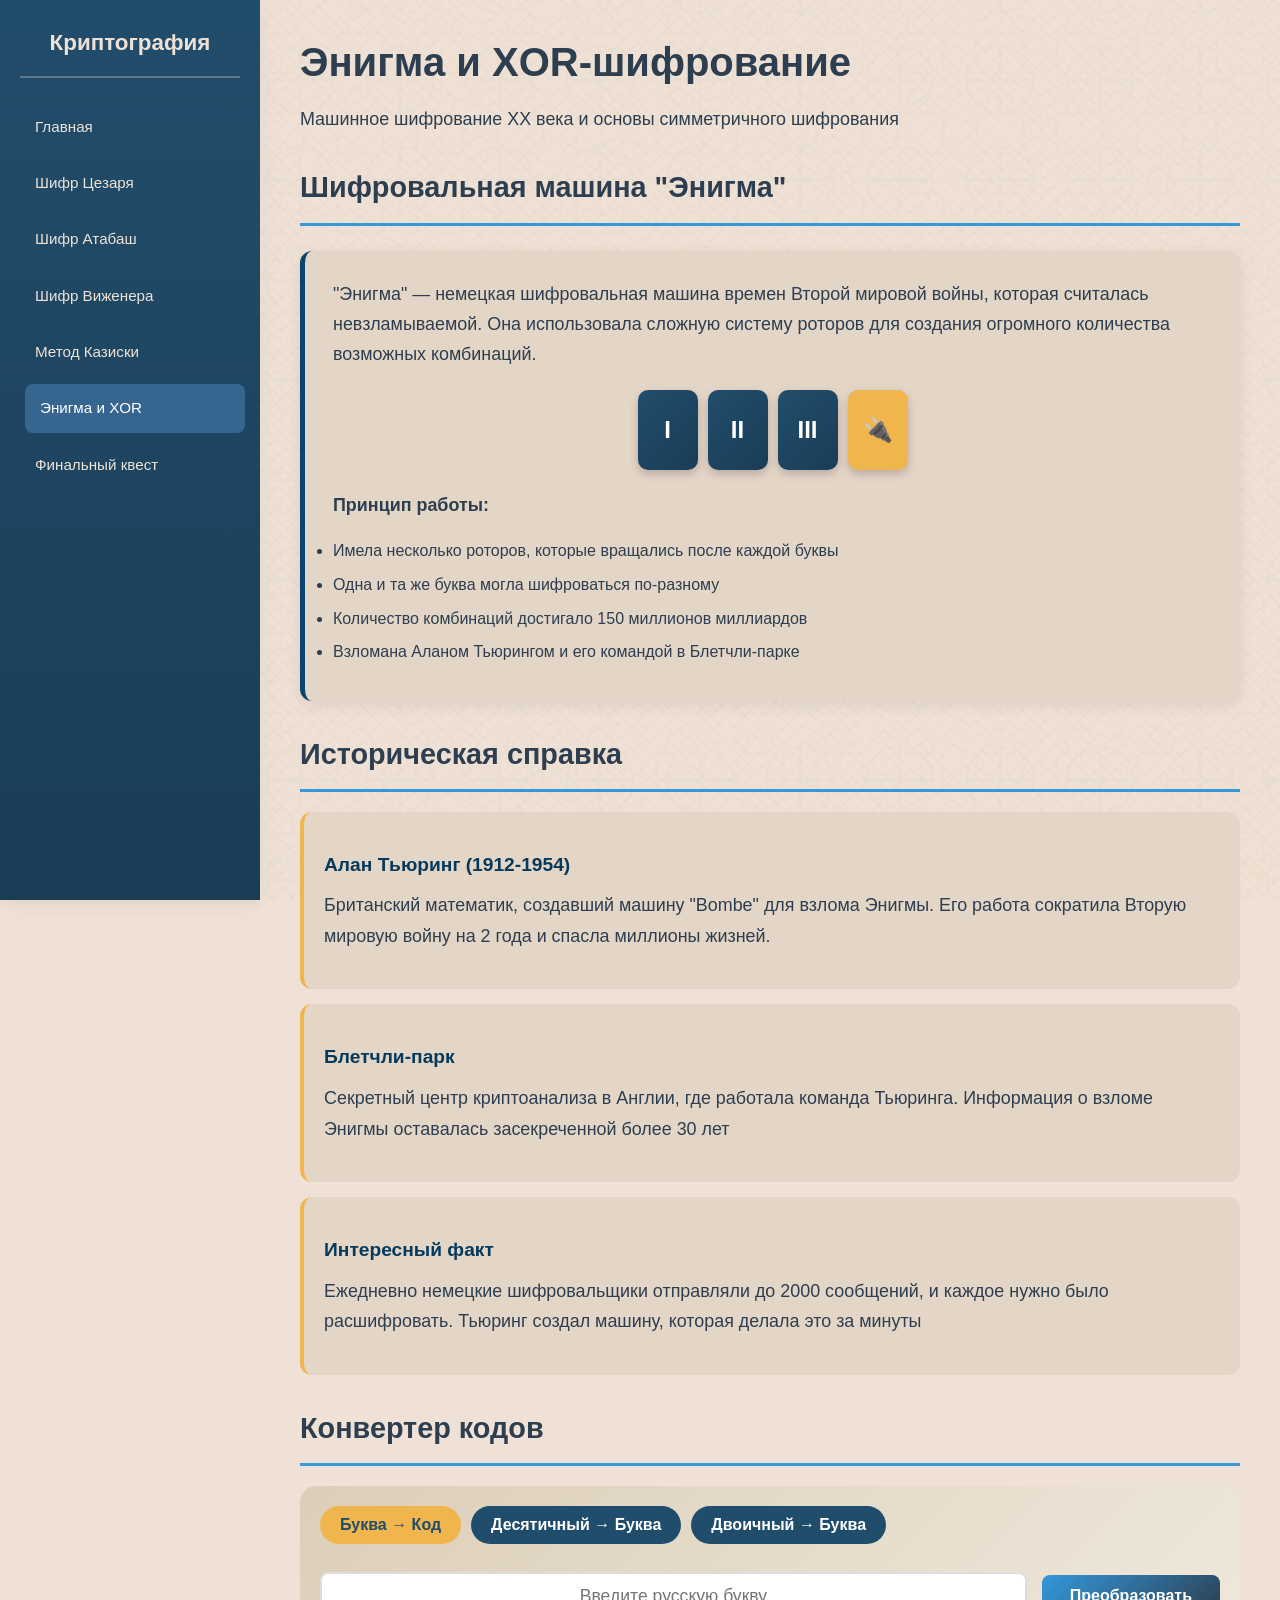
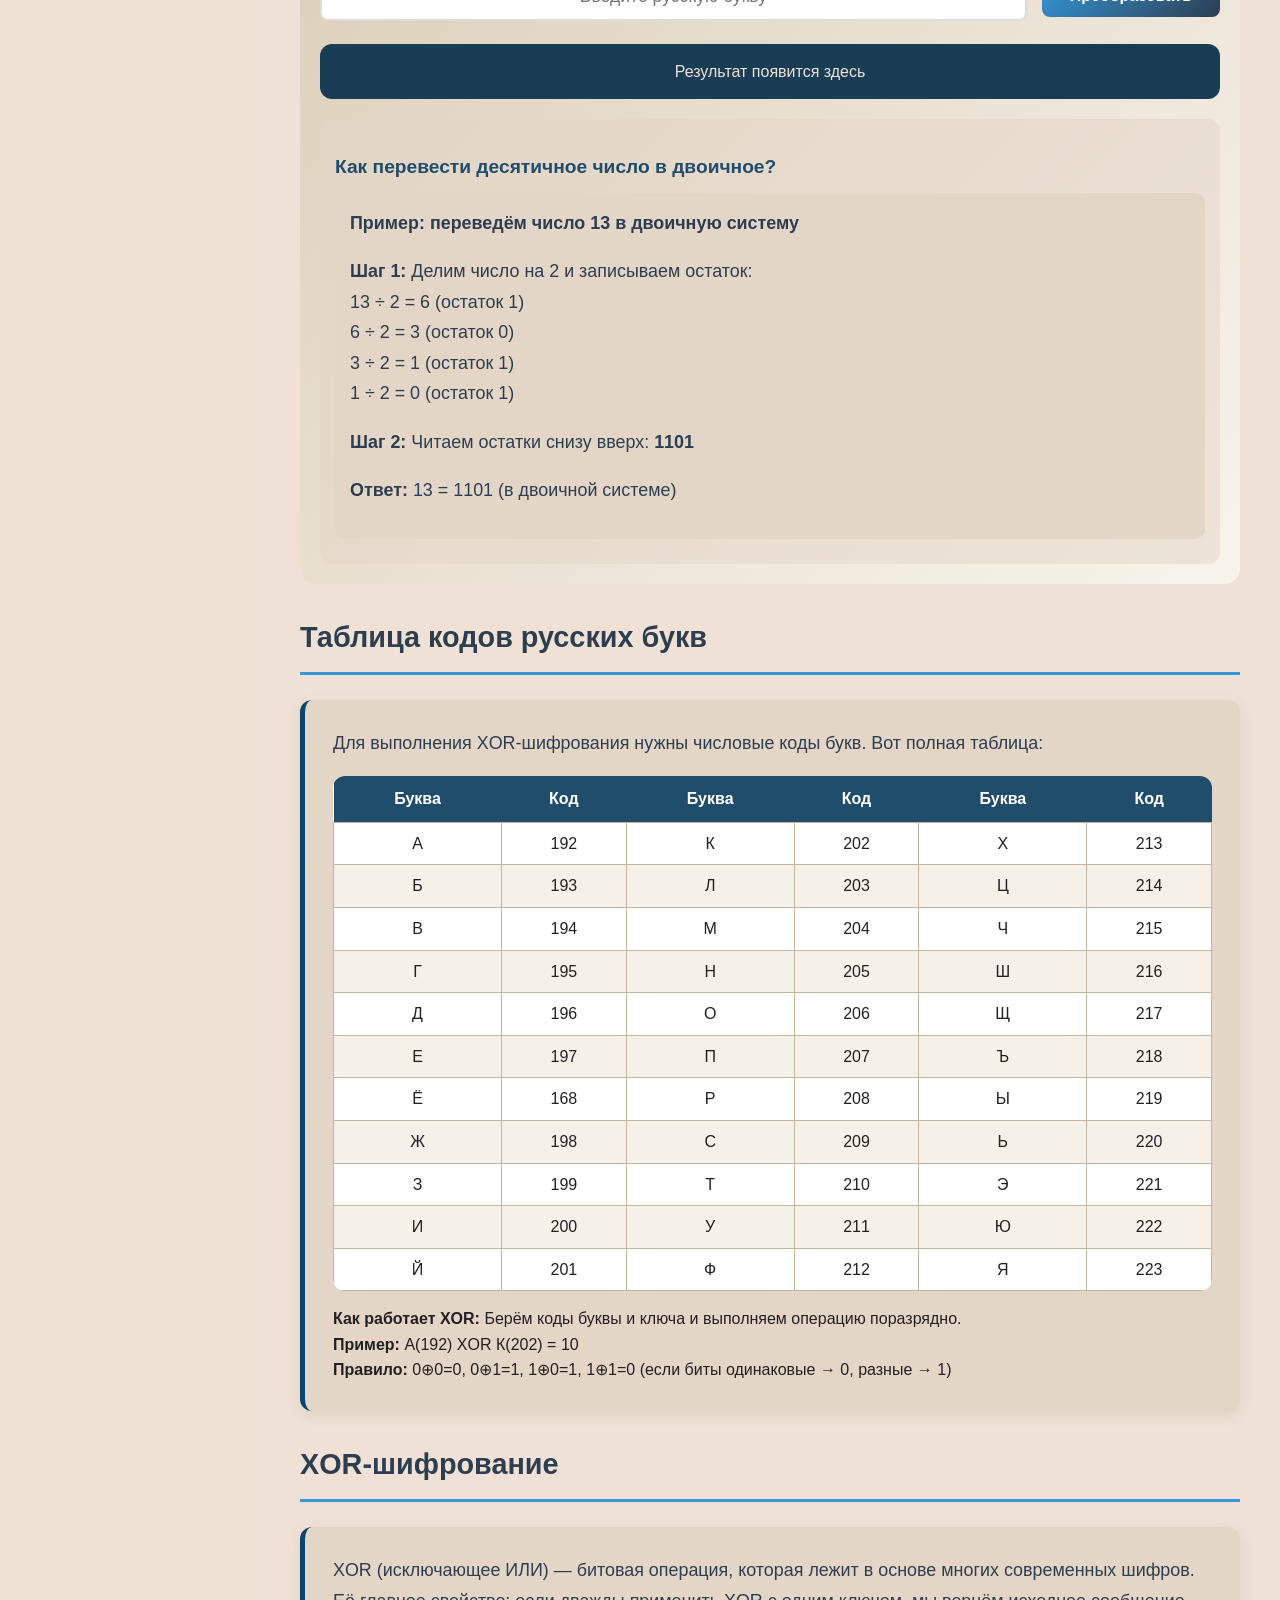
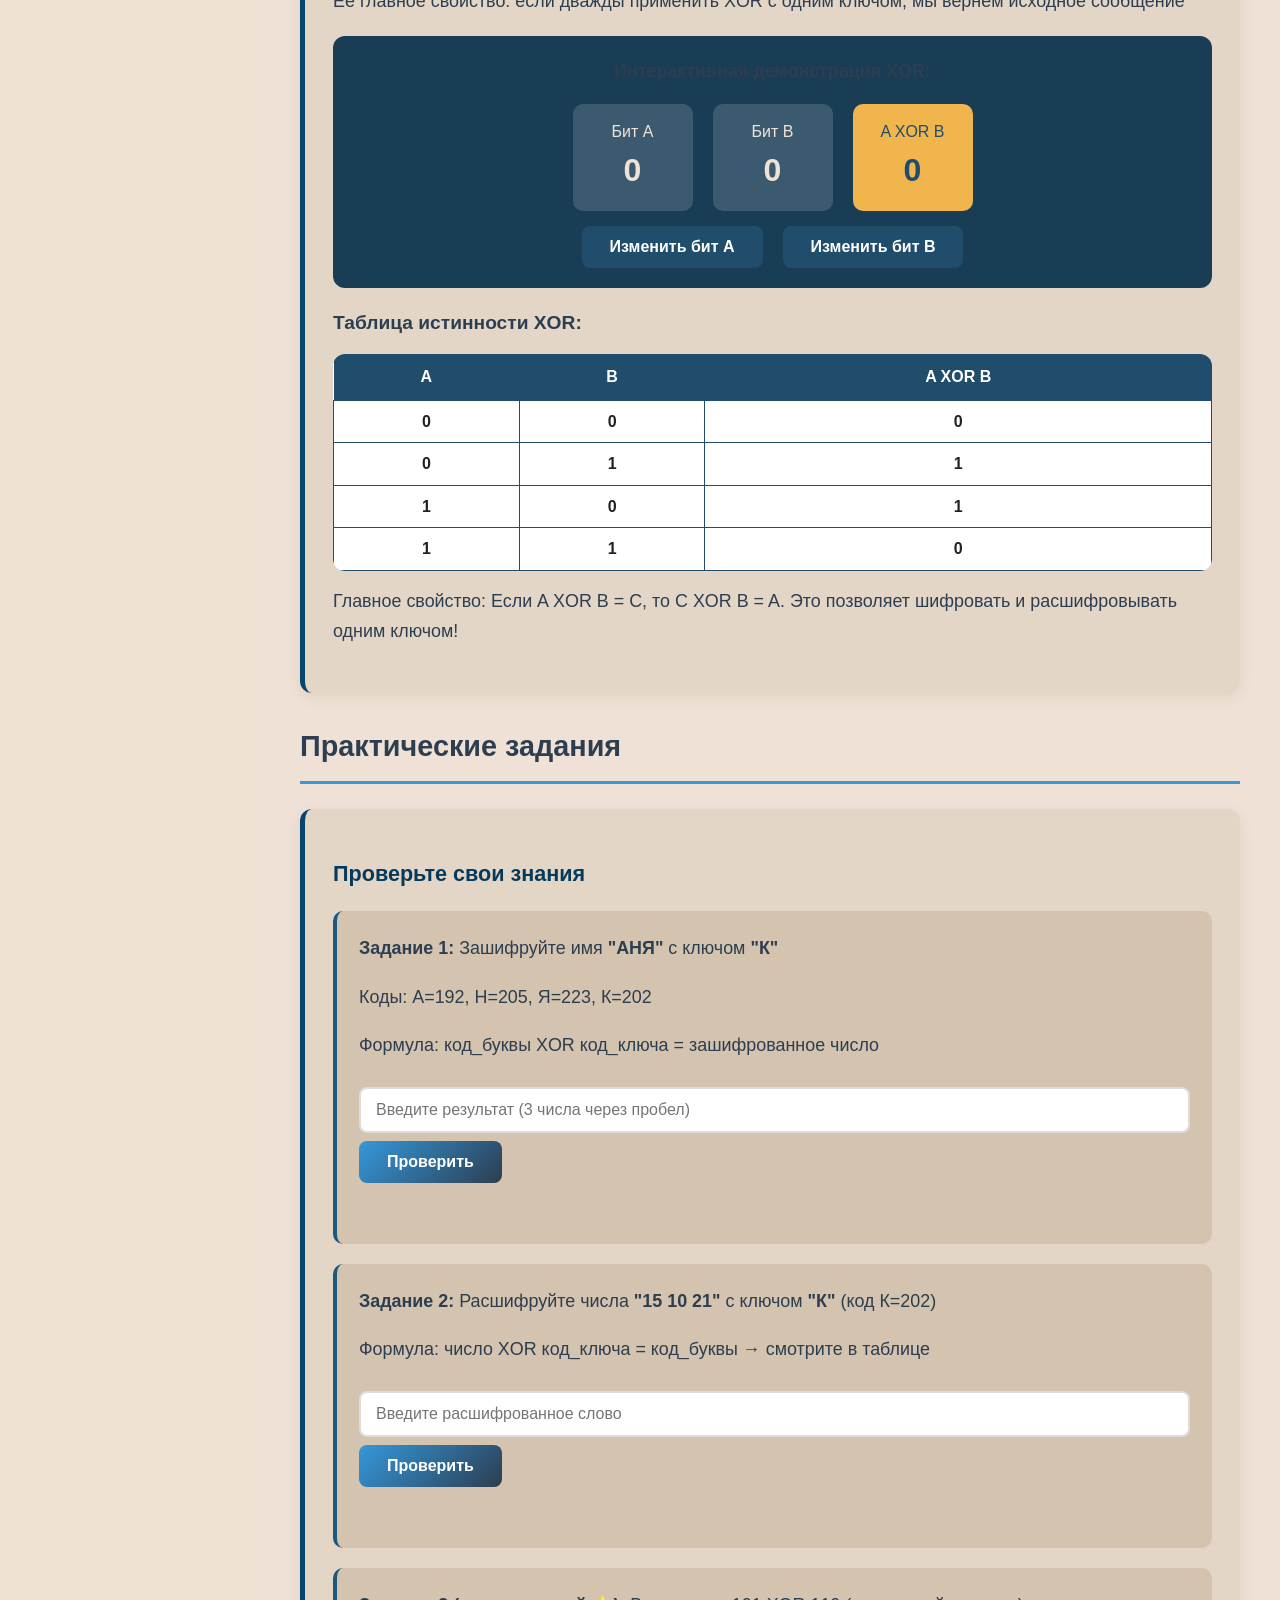
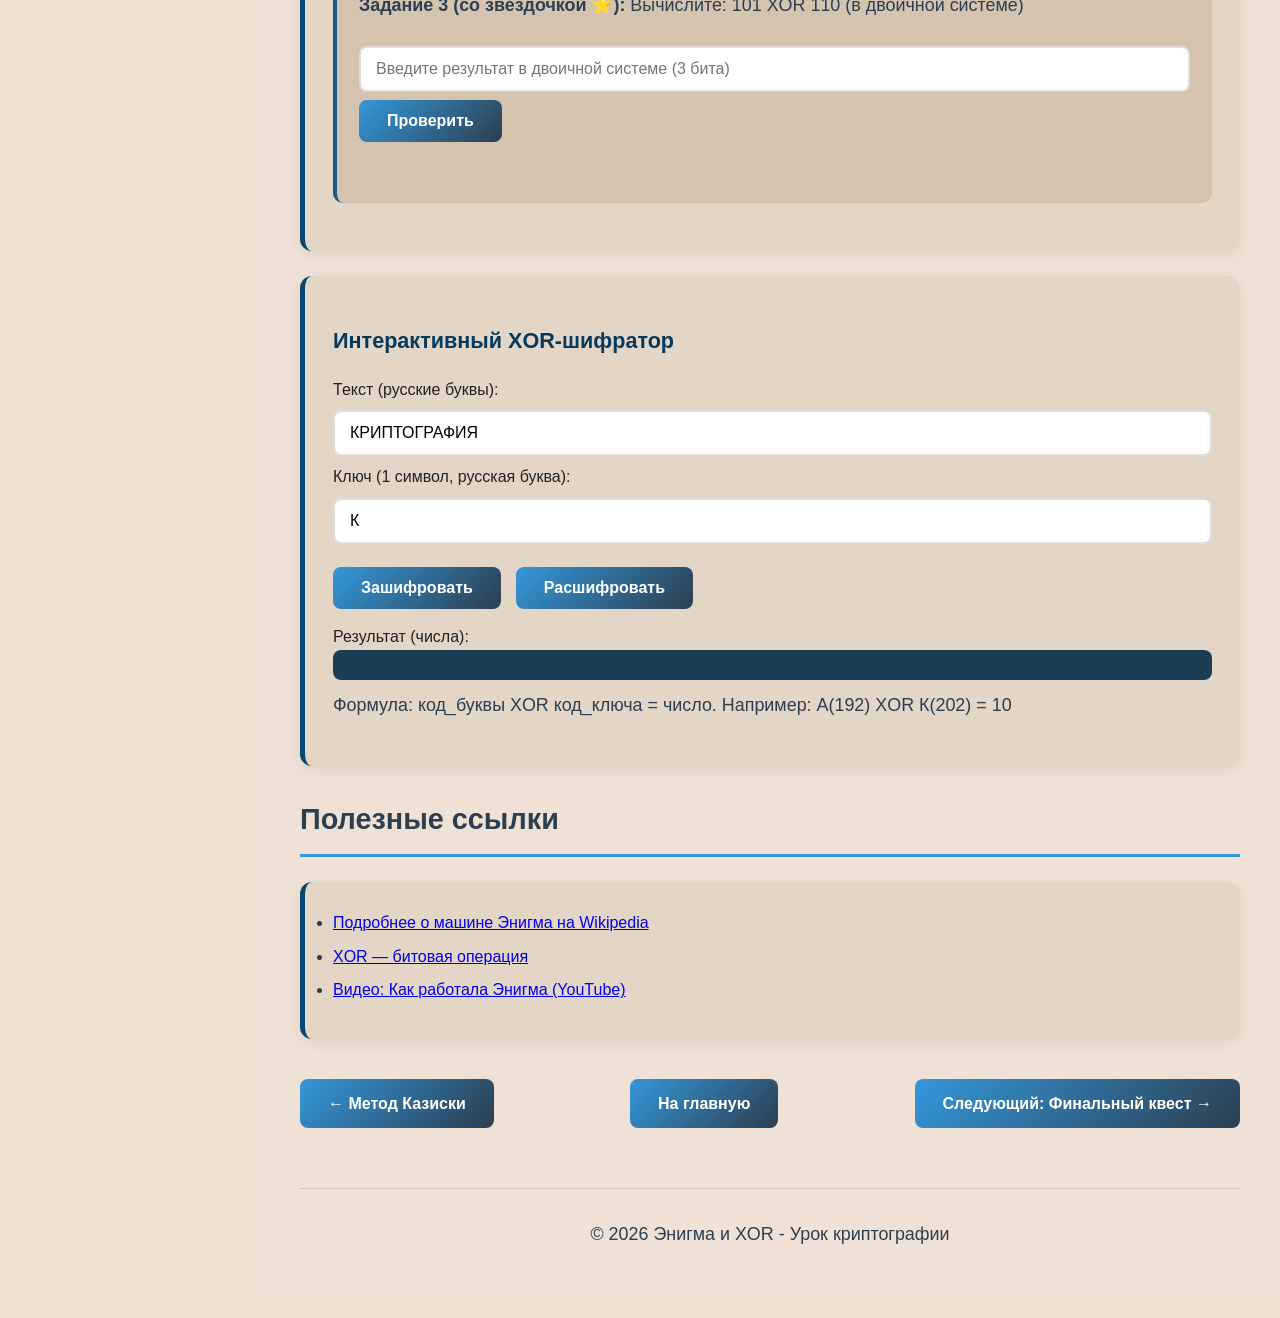
<file: enigma.html>
<!DOCTYPE html>
<html lang="ru">
<head>
    <meta charset="UTF-8">
    <meta name="viewport" content="width=device-width, initial-scale=1.0">
    <title>Энигма и XOR - Криптография для школьников</title>
    <link rel="stylesheet" href="style.css">
    <link rel="icon" type="image/x-icon" href="favicon.ico">
    <style>
        /* Дополнительные стили для страницы Энигма и XOR */
        .fact-card {
            background: rgb(228, 214, 199);
            border-radius: 12px;
            padding: 20px;
            margin: 15px 0;
            border-left: 4px solid #f0b54d;
            transition: transform 0.2s ease;
        }
        
        .fact-card:hover {
            transform: translateX(5px);
        }
        
        .fact-card h4 {
            color: #063a5c;
            margin-bottom: 10px;
        }
        
        .truth-table {
            background: #fff;
            border-radius: 12px;
            overflow: hidden;
            margin: 15px 0;
            width: 100%;
            border-collapse: collapse;
        }
        
        .truth-table th {
            background: #214d6c;
            color: white;
            padding: 10px;
            text-align: center;
        }
        
        .truth-table td {
            border: 1px solid #214d6c;
            padding: 8px;
            text-align: center;
            font-family: inherit;
            font-weight: bold;
        }
        
        .xor-demo {
            background: #1a3d56;
            color: #efe2d5;
            padding: 20px;
            border-radius: 12px;
            margin: 20px 0;
            font-family: inherit;
            text-align: center;
        }
        
        .xor-bits {
            display: flex;
            justify-content: center;
            gap: 20px;
            flex-wrap: wrap;
            margin: 15px 0;
        }
        
        .bit-card {
            background: rgba(255,255,255,0.15);
            border-radius: 10px;
            padding: 15px;
            text-align: center;
            min-width: 120px;
        }
        
        .bit-value {
            font-size: 2rem;
            font-weight: bold;
        }
        
        .enigma-rotor {
            display: flex;
            justify-content: center;
            gap: 10px;
            margin: 20px 0;
        }
        
        .rotor {
            background: linear-gradient(135deg, #214d6c, #1a3d56);
            color: white;
            width: 60px;
            height: 80px;
            display: flex;
            align-items: center;
            justify-content: center;
            border-radius: 10px;
            font-size: 1.5rem;
            font-weight: bold;
            box-shadow: 0 4px 10px rgba(0,0,0,0.2);
        }
        
        /* Конвертер кодов */
        .code-converter {
            background: linear-gradient(135deg, #dccfb9, #f8f4ec);
            border-radius: 16px;
            padding: 20px;
            margin: 20px 0;
        }
        
        .converter-tabs {
            display: flex;
            gap: 10px;
            margin-bottom: 20px;
            flex-wrap: wrap;
        }
        
        .tab-btn {
            background: #214d6c;
            color: white;
            border: none;
            padding: 10px 20px;
            border-radius: 25px;
            cursor: pointer;
            transition: all 0.3s;
            font-family: inherit;
        }
        
        .tab-btn.active {
            background: #f0b54d;
            color: #214d6c;
        }
        
        .tab-content {
            display: none;
        }
        
        .tab-content.active {
            display: block;
        }
        
        .converter-input-group {
            display: flex;
            gap: 15px;
            align-items: center;
            flex-wrap: wrap;
            margin: 15px 0;
        }
        
        .converter-input-group input {
            flex: 2;
            font-family: inherit;
            font-size: 1.1rem;
            text-align: center;
        }
        
        .converter-result {
            background: #1a3d56;
            color: #efe2d5;
            padding: 15px;
            border-radius: 12px;
            margin-top: 15px;
            font-family: inherit;
            text-align: center;
        }
        
        .instruction-box {
            background: rgba(228, 214, 199, 0.5);
            border-radius: 12px;
            padding: 15px;
            margin-top: 20px;
        }
        
        .instruction-box h4 {
            color: #214d6c;
            margin-bottom: 10px;
        }

        .binary-steps {
            background: rgb(228, 214, 199);
            padding: 15px;
            border-radius: 10px;
            margin: 10px 0;
            font-family: inherit;
        }

        /* Таблица кодов 3 столбца */
        .codes-table {
            width: 100%;
            border-collapse: collapse;
            background: white;
            border-radius: 12px;
            overflow: hidden;
        }
        
        .codes-table th {
            background: #214d6c;
            color: white;
            padding: 10px;
            text-align: center;
            font-weight: bold;
        }
        
        .codes-table td {
            border: 1px solid #c4b5a0;
            padding: 8px 10px;
            text-align: center;
            font-family: inherit;
        }
        
        .codes-table tr:nth-child(even) {
            background: #f5f0e8;
        }
        
        button {
            font-family: inherit;
        }
        
        input, textarea, select {
            font-family: inherit;
        }
        
        .game-result {
            font-family: inherit;
        }
        
        @media (max-width: 768px) {
            .xor-bits {
                gap: 10px;
            }
            
            .bit-card {
                min-width: 90px;
                padding: 10px;
            }
            
            .bit-value {
                font-size: 1.5rem;
            }
            
            .rotor {
                width: 45px;
                height: 60px;
                font-size: 1.2rem;
            }
            
            .converter-input-group {
                flex-direction: column;
            }
            
            .converter-input-group input {
                width: 100%;
            }
            
            .codes-table td, .codes-table th {
                padding: 6px 4px;
                font-size: 0.75rem;
            }
        }
    </style>
</head>
<body>
    <div class="sidebar">
        <h2>Криптография</h2>
        <ul>
            <li><a href="index.html">Главная</a></li>
            <li><a href="caesar.html">Шифр Цезаря</a></li>
            <li><a href="atbash.html">Шифр Атабаш</a></li>
            <li><a href="vigenere.html">Шифр Виженера</a></li>
            <li><a href="kasiski.html">Метод Казиски</a></li>
            <li><a href="enigma.html" class="active">Энигма и XOR</a></li>
            <li><a href="final.html">Финальный квест</a></li>
        </ul>
    </div>

    <div class="content">
        <header>
            <h1>Энигма и XOR-шифрование</h1>
            <p class="subtitle">Машинное шифрование XX века и основы симметричного шифрования</p>
        </header>

        <!-- ТЕОРИЯ: ЭНИГМА -->
        <section id="enigma">
            <h2>Шифровальная машина "Энигма"</h2>
            <div class="card">
                <p>"Энигма" — немецкая шифровальная машина времен Второй мировой войны, которая считалась невзламываемой. Она использовала сложную систему роторов для создания огромного количества возможных комбинаций.</p>
                
                <div class="enigma-rotor">
                    <div class="rotor">I</div>
                    <div class="rotor">II</div>
                    <div class="rotor">III</div>
                    <div class="rotor" style="background: #f0b54d; color:#214d6c;">🔌</div>
                </div>
                
                <div class="example">
                    <p><strong>Принцип работы:</strong></p>
                    <ul>
                        <li>Имела несколько роторов, которые вращались после каждой буквы</li>
                        <li>Одна и та же буква могла шифроваться по-разному</li>
                        <li>Количество комбинаций достигало 150 миллионов миллиардов</li>
                        <li>Взломана Аланом Тьюрингом и его командой в Блетчли-парке</li>
                    </ul>
                </div>
            </div>
        </section>

        <!-- ИСТОРИЧЕСКАЯ СПРАВКА -->
        <section>
            <h2>Историческая справка</h2>
            <div class="fact-card">
                <h4>Алан Тьюринг (1912-1954)</h4>
                <p>Британский математик, создавший машину "Bombe" для взлома Энигмы. Его работа сократила Вторую мировую войну на 2 года и спасла миллионы жизней.</p>
            </div>
            <div class="fact-card">
                <h4>Блетчли-парк</h4>
                <p>Секретный центр криптоанализа в Англии, где работала команда Тьюринга. Информация о взломе Энигмы оставалась засекреченной более 30 лет</p>
            </div>
            <div class="fact-card">
                <h4>Интересный факт</h4>
                <p>Ежедневно немецкие шифровальщики отправляли до 2000 сообщений, и каждое нужно было расшифровать. Тьюринг создал машину, которая делала это за минуты</p>
            </div>
        </section>

        <!-- МИНИ-ПРИЛОЖЕНИЕ: КОНВЕРТЕР КОДОВ -->
        <section>
            <h2>Конвертер кодов</h2>
            <div class="code-converter">
                <div class="converter-tabs">
                    <button class="tab-btn active" onclick="switchTab('letter')">Буква → Код</button>
                    <button class="tab-btn" onclick="switchTab('decimal')">Десятичный → Буква</button>
                    <button class="tab-btn" onclick="switchTab('binary')">Двоичный → Буква</button>
                </div>
                
                <div id="tab-letter" class="tab-content active">
                    <div class="converter-input-group">
                        <input type="text" id="letterInput" placeholder="Введите русскую букву" maxlength="1" style="flex:1;">
                        <button onclick="convertLetterToCode()">Преобразовать</button>
                    </div>
                    <div id="letterResult" class="converter-result">
                        Результат появится здесь
                    </div>
                </div>
                
                <div id="tab-decimal" class="tab-content">
                    <div class="converter-input-group">
                        <input type="number" id="decimalInput" placeholder="Введите число (168-223)" min="168" max="223" style="flex:1;">
                        <button onclick="convertDecimalToLetter()">Преобразовать</button>
                    </div>
                    <div id="decimalResult" class="converter-result">
                        Результат появится здесь
                    </div>
                </div>
                
                <div id="tab-binary" class="tab-content">
                    <div class="converter-input-group">
                        <input type="text" id="binaryInput" placeholder="Введите 8-битный двоичный код (например: 11000000)" pattern="[01]{8}" style="flex:1;">
                        <button onclick="convertBinaryToLetter()">Преобразовать</button>
                    </div>
                    <div id="binaryResult" class="converter-result">
                        Результат появится здесь
                    </div>
                </div>
                
                <!-- Инструкция по переводу -->
                <div class="instruction-box">
                    <h4>Как перевести десятичное число в двоичное?</h4>
                    <div class="binary-steps">
                        <p><strong>Пример: переведём число 13 в двоичную систему</strong></p>
                        <p><strong>Шаг 1:</strong> Делим число на 2 и записываем остаток:<br>
                        13 ÷ 2 = 6 (остаток 1)<br>
                        6 ÷ 2 = 3 (остаток 0)<br>
                        3 ÷ 2 = 1 (остаток 1)<br>
                        1 ÷ 2 = 0 (остаток 1)</p>
                        <p><strong>Шаг 2:</strong> Читаем остатки снизу вверх: <strong>1101</strong></p>
                        <p><strong>Ответ:</strong> 13 = 1101 (в двоичной системе)</p>
                    </div>
                </div>
            </div>
        </section>

        <!-- ТАБЛИЦА КОДОВ (3 столбца по 11 букв) -->
        <section>
            <h2>Таблица кодов русских букв</h2>
            <div class="card">
                <p>Для выполнения XOR-шифрования нужны числовые коды букв. Вот полная таблица:</p>
                <div style="overflow-x: auto;">
                    <table class="codes-table">
                        <thead>
                            <tr>
                                <th>Буква</th><th>Код</th>
                                <th>Буква</th><th>Код</th>
                                <th>Буква</th><th>Код</th>
                            </tr>
                        </thead>
                        <tbody>
                            <tr><td>А</td><td>192</td><td>К</td><td>202</td><td>Х</td><td>213</td></tr>
                            <tr><td>Б</td><td>193</td><td>Л</td><td>203</td><td>Ц</td><td>214</td></tr>
                            <tr><td>В</td><td>194</td><td>М</td><td>204</td><td>Ч</td><td>215</td></tr>
                            <tr><td>Г</td><td>195</td><td>Н</td><td>205</td><td>Ш</td><td>216</td></tr>
                            <tr><td>Д</td><td>196</td><td>О</td><td>206</td><td>Щ</td><td>217</td></tr>
                            <tr><td>Е</td><td>197</td><td>П</td><td>207</td><td>Ъ</td><td>218</td></tr>
                            <tr><td>Ё</td><td>168</td><td>Р</td><td>208</td><td>Ы</td><td>219</td></tr>
                            <tr><td>Ж</td><td>198</td><td>С</td><td>209</td><td>Ь</td><td>220</td></tr>
                            <tr><td>З</td><td>199</td><td>Т</td><td>210</td><td>Э</td><td>221</td></tr>
                            <tr><td>И</td><td>200</td><td>У</td><td>211</td><td>Ю</td><td>222</td></tr>
                            <tr><td>Й</td><td>201</td><td>Ф</td><td>212</td><td>Я</td><td>223</td></tr>
                        </tbody>
                    </table>
                </div>
                <div class="ascii-note" style="margin-top: 15px;">
                    <strong>Как работает XOR:</strong> Берём коды буквы и ключа и выполняем операцию поразрядно.<br>
                    <strong>Пример:</strong> А(192) XOR К(202) = 10<br>
                    <strong>Правило:</strong> 0⊕0=0, 0⊕1=1, 1⊕0=1, 1⊕1=0 (если биты одинаковые → 0, разные → 1)
                </div>
            </div>
        </section>

        <!-- XOR-ШИФРОВАНИЕ -->
        <section id="xor">
            <h2>XOR-шифрование</h2>
            <div class="card">
                <p>XOR (исключающее ИЛИ) — битовая операция, которая лежит в основе многих современных шифров. Её главное свойство: если дважды применить XOR с одним ключом, мы вернём исходное сообщение</p>
                
                <div class="xor-demo">
                    <p><strong>Интерактивная демонстрация XOR:</strong></p>
                    <div class="xor-bits">
                        <div class="bit-card">
                            <div>Бит A</div>
                            <div class="bit-value" id="bitA">0</div>
                        </div>
                        <div class="bit-card">
                            <div>Бит B</div>
                            <div class="bit-value" id="bitB">0</div>
                        </div>
                        <div class="bit-card" style="background: #f0b54d; color:#214d6c;">
                            <div>A XOR B</div>
                            <div class="bit-value" id="bitResult">0</div>
                        </div>
                    </div>
                    <div style="display: flex; justify-content: center; gap: 20px; margin-top: 15px;">
                        <button onclick="toggleBit('A')" style="background: #214d6c;">Изменить бит A</button>
                        <button onclick="toggleBit('B')" style="background: #214d6c;">Изменить бит B</button>
                    </div>
                </div>
                
                 <div class="example">
                    <h4> Таблица истинности XOR:</h4>
                    <table class="truth-table">
                        <tr>
                            <th>A</th>
                            <th>B</th>
                            <th>A XOR B</th>
                        </tr>
                        <tr>
                            <td>0</td><td>0</td><td>0</td>
                        </tr>
                        <tr>
                            <td>0</td><td>1</td><td>1</td>
                        </tr>
                        <tr>
                            <td>1</td><td>0</td><td>1</td>
                        </tr>
                        <tr>
                            <td>1</td><td>1</td><td>0</td>
                        </tr>
                    </table>
                    <p> Главное свойство: Если A XOR B = C, то C XOR B = A. Это позволяет шифровать и расшифровывать одним ключом!</p>
                </div>
            </div>
        </section>

        <!-- ПРАКТИЧЕСКИЕ ЗАДАНИЯ -->
        <section id="practice">
            <h2>Практические задания</h2>
            
            <div class="card">
                <h3>Проверьте свои знания</h3>
                
                <div class="task">
                    <p><strong>Задание 1:</strong> Зашифруйте имя <strong>"АНЯ"</strong> с ключом <strong>"К"</strong></p>
                    <p>Коды: А=192, Н=205, Я=223, К=202</p>
                    <p>Формула: код_буквы XOR код_ключа = зашифрованное число</p>
                    <div class="game-input">
                        <input type="text" id="task1" placeholder="Введите результат (3 числа через пробел)">
                        <button onclick="checkTask1()">Проверить</button>
                    </div>
                    <div class="game-result" id="result1"></div>
                </div>

                <div class="task">
                    <p><strong>Задание 2:</strong> Расшифруйте числа <strong>"15 10 21"</strong> с ключом <strong>"К"</strong> (код К=202)</p>
                    <p>Формула: число XOR код_ключа = код_буквы → смотрите в таблице</p>
                    <div class="game-input">
                        <input type="text" id="task2" placeholder="Введите расшифрованное слово">
                        <button onclick="checkTask2()">Проверить</button>
                    </div>
                    <div class="game-result" id="result2"></div>
                </div>

                <div class="task">
                    <p><strong>Задание 3 (со звездочкой ⭐):</strong> Вычислите: 101 XOR 110 (в двоичной системе)</p>
                    <div class="game-input">
                        <input type="text" id="task3" placeholder="Введите результат в двоичной системе (3 бита)">
                        <button onclick="checkTask3()">Проверить</button>
                    </div>
                    <div class="game-result" id="result3"></div>
                </div>
            </div>

            <!-- ИНТЕРАКТИВНЫЙ XOR-ШИФРАТОР -->
            <div class="card">
                <h3>Интерактивный XOR-шифратор</h3>
                
                <div class="tool">
                    <div class="input-group">
                        <label for="textInput">Текст (русские буквы):</label>
                        <input type="text" id="textInput" placeholder="Введите текст" value="КРИПТОГРАФИЯ">
                    </div>
                    
                    <div class="input-group">
                        <label for="keyInput">Ключ (1 символ, русская буква):</label>
                        <input type="text" id="keyInput" placeholder="Введите ключ" maxlength="1" value="К">
                    </div>
                    
                    <div class="button-group" style="display: flex; gap: 15px; margin: 15px 0; flex-wrap: wrap;">
                        <button onclick="encryptXOR()">Зашифровать</button>
                        <button onclick="decryptXOR()">Расшифровать</button>
                    </div>
                    
                    <div class="output">
                        <label>Результат (числа):</label>
                        <div class="result-box" id="xorResult" style="background: #1a3d56; color: #efe2d5; padding: 15px; border-radius: 8px; font-family: inherit;"></div>
                    </div>
                    <p class="note" style="margin-top: 10px;">Формула: код_буквы XOR код_ключа = число. Например: А(192) XOR К(202) = 10</p>
                </div>
            </div>
        </section>

        <!-- ПОЛЕЗНЫЕ ССЫЛКИ -->
        <section>
            <h2>Полезные ссылки</h2>
            <div class="card">
                <ul>
                    <li><a href="https://ru.wikipedia.org/wiki/%D0%AD%D0%BD%D0%B8%D0%B3%D0%BC%D0%B0" target="_blank">Подробнее о машине Энигма на Wikipedia</a></li>
                    <li><a href="https://ru.wikipedia.org/wiki/XOR" target="_blank">XOR — битовая операция</a></li>
                    <li><a href="https://www.youtube.com/watch?v=V4V2bpZlqx8" target="_blank">Видео: Как работала Энигма (YouTube)</a></li>
                </ul>
            </div>
        </section>

        <section id="navigation-buttons">
            <div class="nav-buttons">
                <a href="kasiski.html" class="nav-button">← Метод Казиски</a>
                <a href="index.html" class="nav-button">На главную</a>
                <a href="final.html" class="nav-button">Следующий: Финальный квест →</a>
            </div>
        </section>

        <footer>
            <p>© 2026 Энигма и XOR - Урок криптографии</p>
        </footer>
    </div>

    <script src="script.js"></script>
    <script>
        // Кодировка русских букв
        const russianCodes = {
            'А': 192, 'Б': 193, 'В': 194, 'Г': 195, 'Д': 196,
            'Е': 197, 'Ё': 168, 'Ж': 198, 'З': 199, 'И': 200,
            'Й': 201, 'К': 202, 'Л': 203, 'М': 204, 'Н': 205,
            'О': 206, 'П': 207, 'Р': 208, 'С': 209, 'Т': 210,
            'У': 211, 'Ф': 212, 'Х': 213, 'Ц': 214, 'Ч': 215,
            'Ш': 216, 'Щ': 217, 'Ъ': 218, 'Ы': 219, 'Ь': 220,
            'Э': 221, 'Ю': 222, 'Я': 223
        };
        
        const reverseCodes = {};
        for (let [letter, code] of Object.entries(russianCodes)) {
            reverseCodes[code] = letter;
        }
        
        function charToCode(char) {
            return russianCodes[char] || (char.length === 1 ? char.charCodeAt(0) : null);
        }
        
        function codeToChar(code) {
            return reverseCodes[code] || String.fromCharCode(code);
        }
        
        function toBinary(num, bits = 8) {
            return num.toString(2).padStart(bits, '0');
        }
        
        // Переключение вкладок
        function switchTab(tab) {
            document.querySelectorAll('.tab-content').forEach(t => t.classList.remove('active'));
            document.querySelectorAll('.tab-btn').forEach(b => b.classList.remove('active'));
            
            if (tab === 'letter') {
                document.getElementById('tab-letter').classList.add('active');
                document.querySelector('.tab-btn:first-child').classList.add('active');
            } else if (tab === 'decimal') {
                document.getElementById('tab-decimal').classList.add('active');
                document.querySelector('.tab-btn:nth-child(2)').classList.add('active');
            } else if (tab === 'binary') {
                document.getElementById('tab-binary').classList.add('active');
                document.querySelector('.tab-btn:nth-child(3)').classList.add('active');
            }
        }
        
        // Конвертер: буква → код
        function convertLetterToCode() {
            const letter = document.getElementById('letterInput').value.toUpperCase();
            const code = charToCode(letter);
            const resultDiv = document.getElementById('letterResult');
            
            if (code && russianCodes[letter]) {
                resultDiv.innerHTML = `Буква: <strong>${letter}</strong><br>Десятичный код: <strong>${code}</strong><br>Двоичный код: <strong>${toBinary(code)}</strong>`;
            } else {
                resultDiv.innerHTML = `Ошибка: "${letter}" — не русская буква. Введите букву от А до Я (включая Ё)`;
            }
        }
        
        // Конвертер: десятичный → буква
        function convertDecimalToLetter() {
            const decimal = parseInt(document.getElementById('decimalInput').value);
            const resultDiv = document.getElementById('decimalResult');
            
            if (decimal >= 168 && decimal <= 223 && reverseCodes[decimal]) {
                const letter = reverseCodes[decimal];
                resultDiv.innerHTML = `Десятичный код: <strong>${decimal}</strong><br>Буква: <strong>${letter}</strong><br>Двоичный код: <strong>${toBinary(decimal)}</strong>`;
            } else {
                resultDiv.innerHTML = `Ошибка: ${decimal} — не в диапазоне кодов русских букв (168-223)`;
            }
        }
        
        // Конвертер: двоичный → буква
        function convertBinaryToLetter() {
            const binary = document.getElementById('binaryInput').value.trim();
            const resultDiv = document.getElementById('binaryResult');
            
            if (!/^[01]{8}$/.test(binary)) {
                resultDiv.innerHTML = `Ошибка: введите 8-битный двоичный код (например: 11000000)`;
                return;
            }
            
            const decimal = parseInt(binary, 2);
            if (decimal >= 168 && decimal <= 223 && reverseCodes[decimal]) {
                const letter = reverseCodes[decimal];
                resultDiv.innerHTML = `Двоичный код: <strong>${binary}</strong><br>Десятичный код: <strong>${decimal}</strong><br>Буква: <strong>${letter}</strong>`;
            } else {
                resultDiv.innerHTML = `Ошибка: ${binary} = ${decimal} — не соответствует русской букве (коды 168-223)`;
            }
        }
        
        // Функции для XOR демонстрации
        let bitA = 0;
        let bitB = 0;
        
        function toggleBit(bit) {
            if (bit === 'A') {
                bitA = bitA === 0 ? 1 : 0;
                document.getElementById('bitA').textContent = bitA;
            } else {
                bitB = bitB === 0 ? 1 : 0;
                document.getElementById('bitB').textContent = bitB;
            }
            const result = bitA ^ bitB;
            document.getElementById('bitResult').textContent = result;
        }
        
        // Задание 1
        function checkTask1() {
            const answer = document.getElementById('task1').value.trim();
            
            if (answer === "10 15 21" || answer === "10,15,21" || answer === "10 15 21") {
                document.getElementById('result1').innerHTML = 'Верно! 192 XOR 202 = 10, 205 XOR 202 = 15, 223 XOR 202 = 21';
                document.getElementById('result1').className = 'game-result success';
            } else {
                document.getElementById('result1').innerHTML = 'Вычислите: 192 XOR 202 = ?, 205 XOR 202 = ?, 223 XOR 202 = ?';
                document.getElementById('result1').className = 'game-result error';
            }
        }
        
        // Задание 2
        function checkTask2() {
            const answer = document.getElementById('task2').value.toUpperCase();
            const correct = "АНЯ";
            
            if (answer === correct) {
                document.getElementById('result2').innerHTML = 'Верно! 15 XOR 202 = 205 → Н, 10 XOR 202 = 192 → А, 21 XOR 202 = 223 → Я → "АНЯ"';
                document.getElementById('result2').className = 'game-result success';
            } else {
                document.getElementById('result2').innerHTML = 'Используйте таблицу кодов: 15 XOR 202 = 205 → Н, 10 XOR 202 = 192 → А, 21 XOR 202 = 223 → Я';
                document.getElementById('result2').className = 'game-result error';
            }
        }
        
        // Задание 3 (бинарное)
        function checkTask3() {
            const answer = document.getElementById('task3').value.trim();
            
            if (answer === "011" || answer === "11" || answer === "011") {
                document.getElementById('result3').innerHTML = 'Отлично! 101 XOR 110 = 011 (в двоичной)';
                document.getElementById('result3').className = 'game-result success';
            } else {
                document.getElementById('result3').innerHTML = 'Выполните XOR поразрядно: 1⊕1=0, 0⊕1=1, 1⊕0=1 → 011';
                document.getElementById('result3').className = 'game-result error';
            }
        }
        
        // XOR шифратор
        function encryptXOR() {
            const text = document.getElementById('textInput').value.toUpperCase();
            const key = document.getElementById('keyInput').value.toUpperCase();
            
            if (!key || key.length !== 1) {
                alert('Введите ключ (1 русскую букву)');
                return;
            }
            
            const keyCode = charToCode(key);
            if (!keyCode) {
                alert('Введите русскую букву');
                return;
            }
            
            let result = [];
            for (let i = 0; i < text.length; i++) {
                const charCode = charToCode(text[i]);
                if (typeof charCode === 'number') {
                    result.push(charCode ^ keyCode);
                } else {
                    result.push('?');
                }
            }
            
            document.getElementById('xorResult').innerHTML = result.join(' ');
        }
        
        function decryptXOR() {
            const text = document.getElementById('textInput').value;
            const key = document.getElementById('keyInput').value.toUpperCase();
            
            if (!key || key.length !== 1) {
                alert('Введите ключ (1 русскую букву)');
                return;
            }
            
            const keyCode = charToCode(key);
            if (!keyCode) {
                alert('Введите русскую букву');
                return;
            }
            
            if (text.includes(' ')) {
                const numbers = text.trim().split(/\s+/).map(Number);
                let result = [];
                for (let num of numbers) {
                    if (!isNaN(num)) {
                        const decryptedCode = num ^ keyCode;
                        result.push(codeToChar(decryptedCode));
                    } else {
                        result.push('?');
                    }
                }
                document.getElementById('xorResult').innerHTML = result.join('');
            } else {
                let result = [];
                for (let i = 0; i < text.length; i++) {
                    const charCode = charToCode(text[i]);
                    if (typeof charCode === 'number') {
                        result.push(charCode ^ keyCode);
                    } else {
                        result.push('?');
                    }
                }
                document.getElementById('xorResult').innerHTML = result.join(' ');
            }
        }
        
        // Инициализация демонстрации
        toggleBit('A');
        toggleBit('A');
    </script>
</body>
</html>
</file>
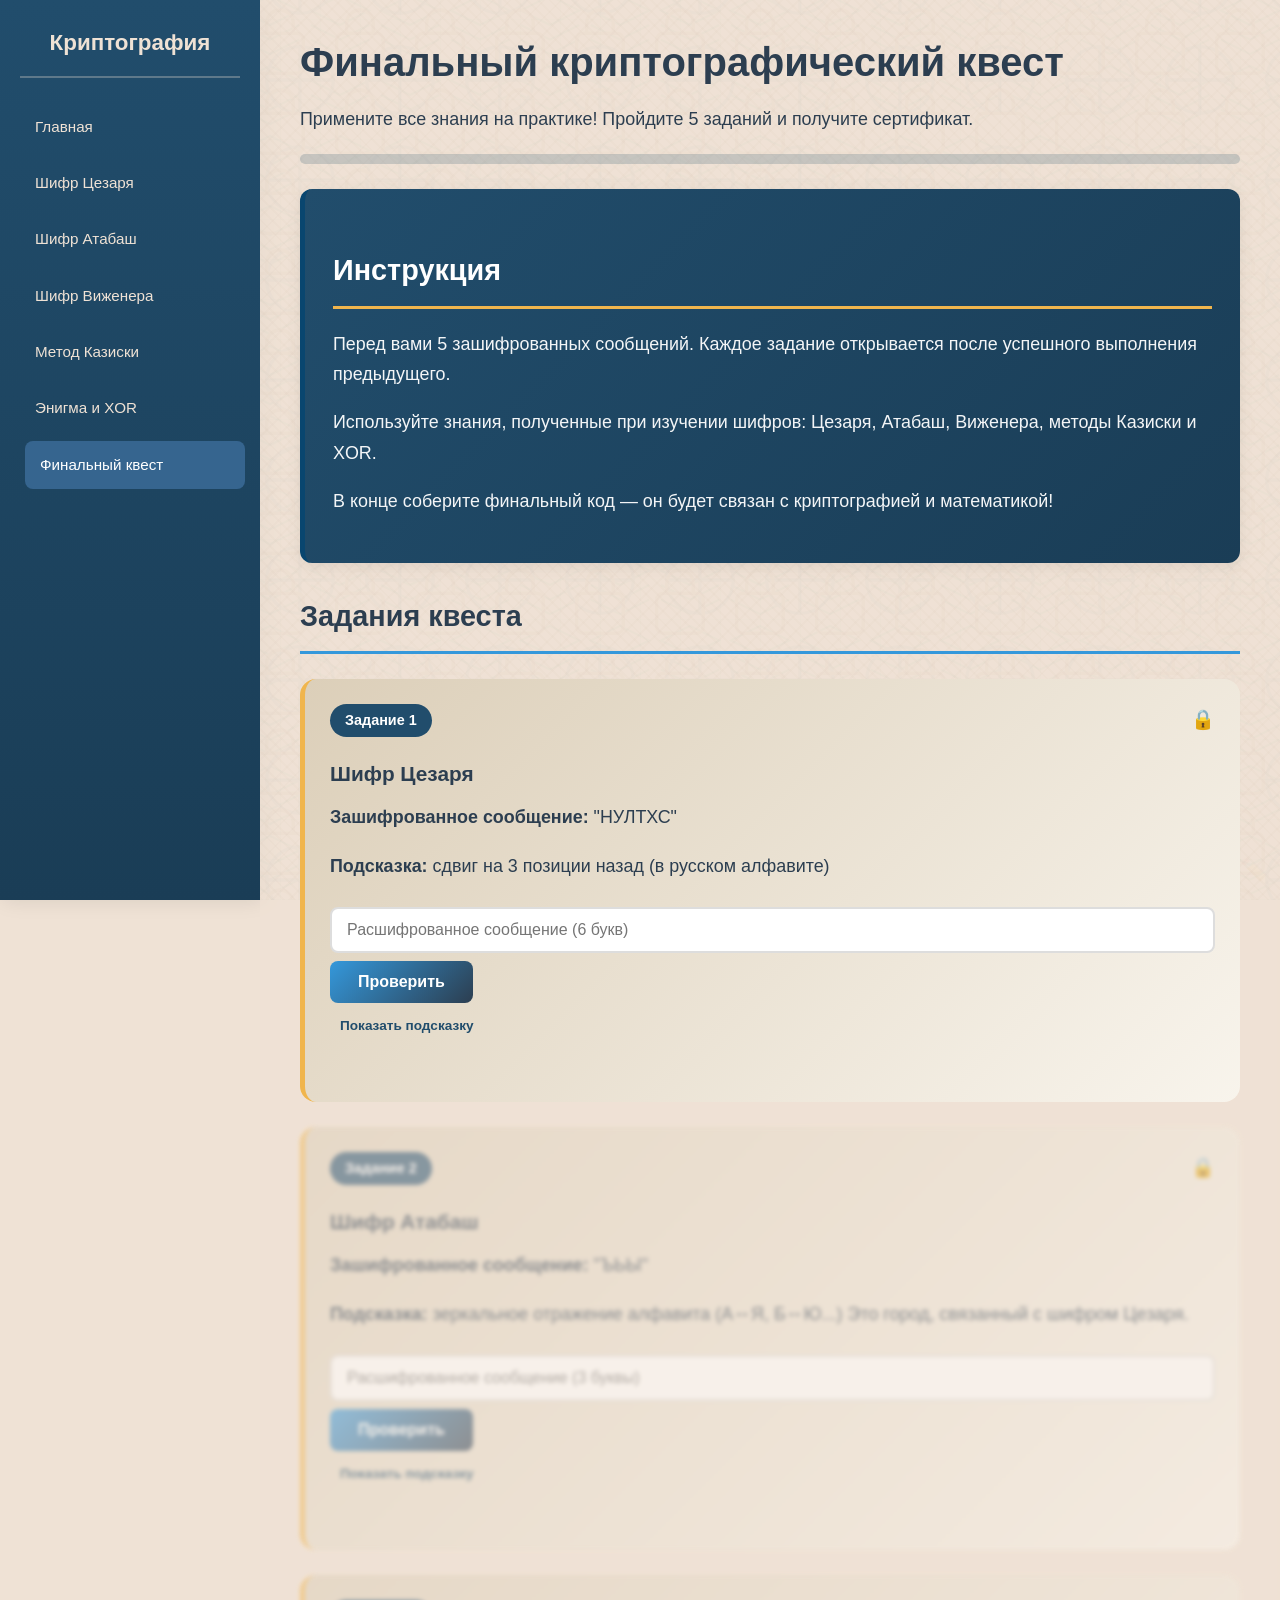
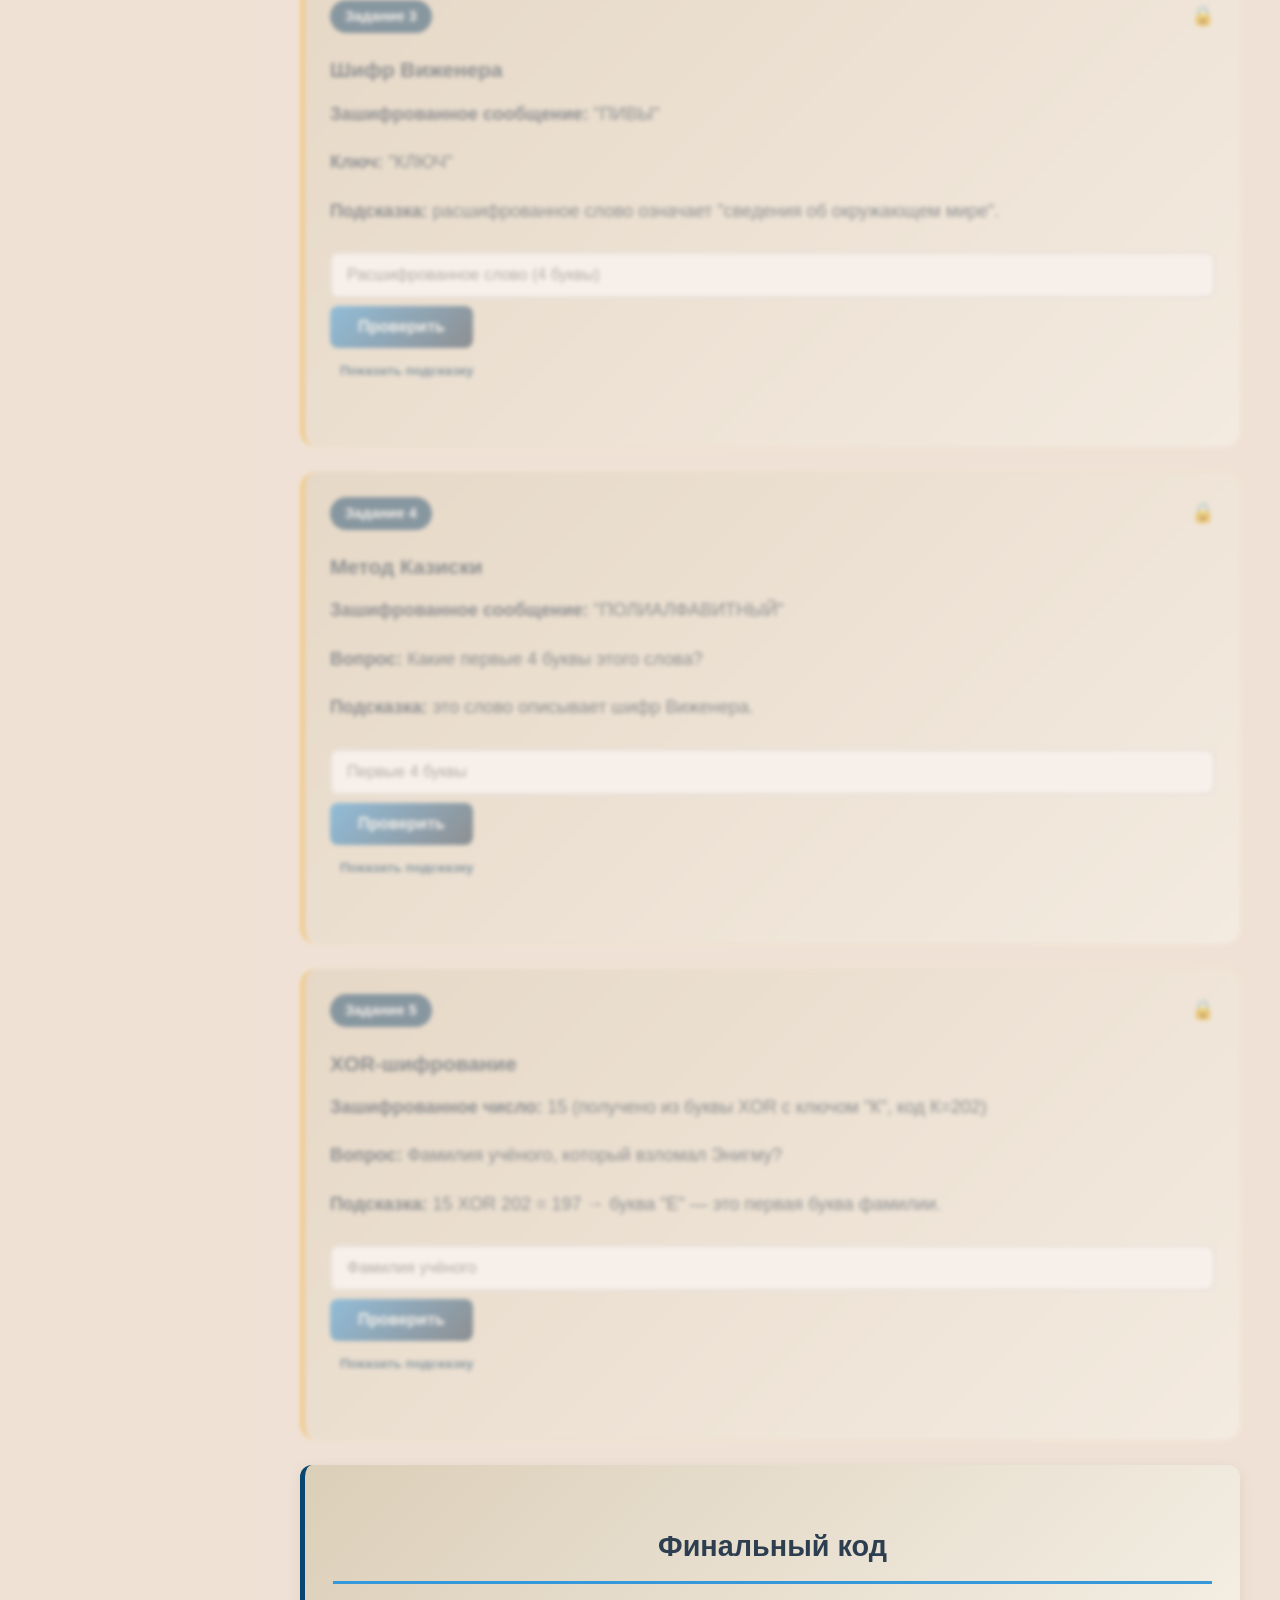
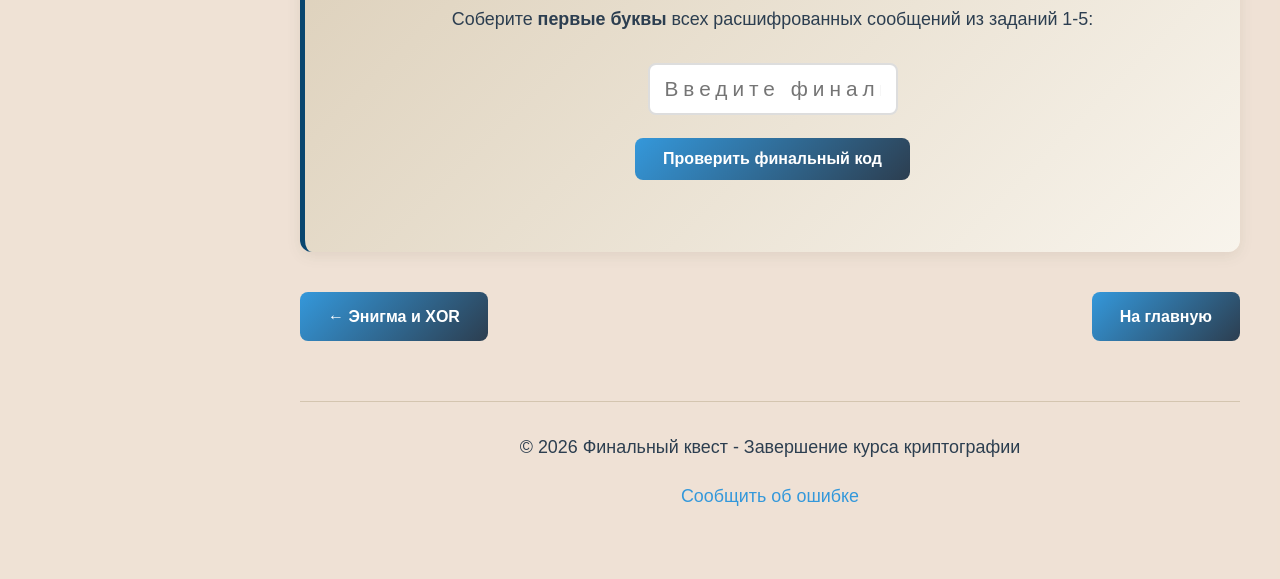
<file: final.html>
<!DOCTYPE html>
<html lang="ru">
<head>
    <meta charset="UTF-8">
    <meta name="viewport" content="width=device-width, initial-scale=1.0">
    <title>Финальный квест - Криптография для школьников</title>
    <link rel="stylesheet" href="style.css">
    <link rel="icon" type="image/x-icon" href="favicon.ico">
    <style>
        /* Дополнительные стили для финального квеста */
        .quest-intro {
            background: linear-gradient(135deg, #214d6c, #1a3d56);
            color: white;
        }
        
        .quest-intro h2 {
            color: white !important;
            border-bottom-color: #f0b54d !important;
        }
        
        .quest-intro p {
            color: rgba(255,255,255,0.95);
        }
        
        .quest-card {
            background: linear-gradient(135deg, #dccfb9, #f8f4ec);
            border-radius: 16px;
            padding: 25px;
            margin: 25px 0;
            border-left: 5px solid #f0b54d;
            transition: all 0.3s ease;
        }
        
        .quest-card.locked {
            opacity: 0.5;
            filter: blur(2px);
            pointer-events: none;
        }
        
        .quest-card.completed {
            border-left-color: #27ae60;
            background: linear-gradient(135deg, #e8f6e8, #f8f4ec);
        }
        
        .quest-header {
            display: flex;
            justify-content: space-between;
            align-items: center;
            margin-bottom: 15px;
        }
        
        .quest-number {
            background: #214d6c;
            color: white;
            padding: 5px 15px;
            border-radius: 25px;
            font-size: 0.9rem;
            font-weight: bold;
        }
        
        .quest-status {
            font-size: 1.2rem;
        }
        
        .quest-status.completed {
            color: #27ae60;
        }
        
        .progress-bar {
            background: rgba(33, 77, 108, 0.2);
            border-radius: 10px;
            height: 10px;
            margin: 20px 0;
            overflow: hidden;
        }
        
        .progress-fill {
            background: linear-gradient(90deg, #27ae60, #2ecc71);
            width: 0%;
            height: 100%;
            transition: width 0.5s ease;
            border-radius: 10px;
        }
        
        .final-code-card {
            background: linear-gradient(135deg, #dccfb9, #f8f4ec);
            text-align: center;
        }
        
        .final-code-card h2 {
            color: #2c3e50 !important;
        }
        
        .final-code-card p {
            color: #2c3e50;
        }
        
        .certificate {
            background: linear-gradient(135deg, #f9f9f9, #e8f4f8);
            border: 3px solid #f39c12;
            border-radius: 15px;
            padding: 25px;
            margin-top: 25px;
            text-align: center;
        }
        
        .certificate h3 {
            color: #e67e22;
            font-size: 1.8rem;
        }
        
        .hint-toggle {
            background: none;
            border: none;
            color: #214d6c;
            font-size: 0.85rem;
            cursor: pointer;
            padding: 5px 10px;
            margin-top: 10px;
        }
        
        .hint-content {
            display: none;
            background: rgba(240, 181, 77, 0.15);
            padding: 12px;
            border-radius: 8px;
            margin-top: 10px;
            font-size: 0.9rem;
        }
        
        .hint-content.show {
            display: block;
        }
        
        .code-input {
            display: flex;
            flex-direction: column;
            align-items: center;
            gap: 15px;
            margin: 20px 0;
        }
        
        .code-input input {
            width: 250px;
            text-align: center;
            font-size: 1.3rem;
            letter-spacing: 5px;
        }
        
        .code-input button {
            width: auto;
            min-width: 200px;
        }
        
        @media (max-width: 768px) {
            .code-input input {
                width: 100%;
            }
            
            .code-input button {
                width: 100%;
            }
        }
    </style>
</head>
<body>
    <div class="sidebar">
        <h2>Криптография</h2>
        <ul>
            <li><a href="index.html">Главная</a></li>
            <li><a href="caesar.html">Шифр Цезаря</a></li>
            <li><a href="atbash.html">Шифр Атабаш</a></li>
            <li><a href="vigenere.html">Шифр Виженера</a></li>
            <li><a href="kasiski.html">Метод Казиски</a></li>
            <li><a href="enigma.html">Энигма и XOR</a></li>
            <li><a href="final.html" class="active">Финальный квест</a></li>
        </ul>
    </div>

    <div class="content">
        <header>
            <h1>Финальный криптографический квест</h1>
            <p class="subtitle">Примените все знания на практике! Пройдите 5 заданий и получите сертификат.</p>
        </header>

        <div class="progress-bar">
            <div class="progress-fill" id="progressFill"></div>
        </div>

        <section id="instructions">
            <div class="card quest-intro">
                <h2>Инструкция</h2>
                <p>Перед вами 5 зашифрованных сообщений. Каждое задание открывается после успешного выполнения предыдущего.</p>
                <p>Используйте знания, полученные при изучении шифров: Цезаря, Атабаш, Виженера, методы Казиски и XOR.</p>
                <p>В конце соберите финальный код — он будет связан с криптографией и математикой!</p>
            </div>
        </section>

        <section id="quests">
            <h2>Задания квеста</h2>
            
            <!-- Задание 1: Шифр Цезаря -->
            <div class="quest-card" id="quest1Card">
                <div class="quest-header">
                    <span class="quest-number">Задание 1</span>
                    <span class="quest-status" id="quest1Status">🔒</span>
                </div>
                <h3>Шифр Цезаря</h3>
                <p><strong>Зашифрованное сообщение:</strong> "НУЛТХС"</p>
                <p><strong>Подсказка:</strong> сдвиг на 3 позиции назад (в русском алфавите)</p>
                <div class="quest-input">
                    <input type="text" id="quest1" placeholder="Расшифрованное сообщение (6 букв)">
                    <button onclick="checkQuest1()">Проверить</button>
                </div>
                <button class="hint-toggle" onclick="toggleHint('hint1')">Показать подсказку</button>
                <div id="hint1" class="hint-content">
                    Алфавит: АБВГДЕЁЖЗИЙКЛМНОПРСТУФХЦЧШЩЪЫЬЭЮЯ.<br>
                    Н → К, У → Р, Л → И, Т → П, Х → Т, С → О.<br>
                    Получится слово "КРИПТО"
                </div>
                <div class="game-result" id="questResult1"></div>
            </div>

            <!-- Задание 2: Шифр Атабаш -->
            <div class="quest-card locked" id="quest2Card">
                <div class="quest-header">
                    <span class="quest-number">Задание 2</span>
                    <span class="quest-status" id="quest2Status">🔒</span>
                </div>
                <h3>Шифр Атабаш</h3>
                <p><strong>Зашифрованное сообщение:</strong> "ЪЬЫ"</p>
                <p><strong>Подсказка:</strong> зеркальное отражение алфавита (А↔Я, Б↔Ю...) Это город, связанный с шифром Цезаря.</p>
                <div class="quest-input">
                    <input type="text" id="quest2" placeholder="Расшифрованное сообщение (3 буквы)" disabled>
                    <button onclick="checkQuest2()" disabled>Проверить</button>
                </div>
                <button class="hint-toggle" onclick="toggleHint('hint2')">Показать подсказку</button>
                <div id="hint2" class="hint-content">
                    А↔Я, Б↔Ю, В↔Э, Г↔Ь, Д↔Ы, Е↔Ъ, Ё↔Щ, Ж↔Ш, З↔Ч, И↔Ц, Й↔Х, К↔Ф, Л↔У, М↔Т, Н↔С, О↔Р, П↔П.<br>
                    Ъ → Р, Ь → И, Ы → М → "РИМ"
                </div>
                <div class="game-result" id="questResult2"></div>
            </div>

            <!-- Задание 3: Шифр Виженера -->
            <div class="quest-card locked" id="quest3Card">
                <div class="quest-header">
                    <span class="quest-number">Задание 3</span>
                    <span class="quest-status" id="quest3Status">🔒</span>
                </div>
                <h3>Шифр Виженера</h3>
                <p><strong>Зашифрованное сообщение:</strong> "ПИВЫ"</p>
                <p><strong>Ключ:</strong> "КЛЮЧ"</p>
                <p><strong>Подсказка:</strong> расшифрованное слово означает "сведения об окружающем мире".</p>
                <div class="quest-input">
                    <input type="text" id="quest3" placeholder="Расшифрованное слово (4 буквы)" disabled>
                    <button onclick="checkQuest3()" disabled>Проверить</button>
                </div>
                <button class="hint-toggle" onclick="toggleHint('hint3')">Показать подсказку</button>
                <div id="hint3" class="hint-content">
                    Используйте таблицу Виженера: из буквы шифротекста вычитаем букву ключа.<br>
                    П - К = И, И - Л = Н, В - Ю = Ф, Ы - Ч = О → "ИНФО"
                </div>
                <div class="game-result" id="questResult3"></div>
            </div>

            <!-- Задание 4: Метод Казиски -->
            <div class="quest-card locked" id="quest4Card">
                <div class="quest-header">
                    <span class="quest-number">Задание 4</span>
                    <span class="quest-status" id="quest4Status">🔒</span>
                </div>
                <h3>Метод Казиски</h3>
                <p><strong>Зашифрованное сообщение:</strong> "ПОЛИАЛФАВИТНЫЙ"</p>
                <p><strong>Вопрос:</strong> Какие первые 4 буквы этого слова?</p>
                <p><strong>Подсказка:</strong> это слово описывает шифр Виженера.</p>
                <div class="quest-input">
                    <input type="text" id="quest4" placeholder="Первые 4 буквы" disabled>
                    <button onclick="checkQuest4()" disabled>Проверить</button>
                </div>
                <button class="hint-toggle" onclick="toggleHint('hint4')">Показать подсказку</button>
                <div id="hint4" class="hint-content">
                    Слово "ПОЛИАЛФАВИТНЫЙ" начинается на "ПОЛИ..."<br>
                    Ответ: "ПОЛИ" (полиалфавитный шифр)
                </div>
                <div class="game-result" id="questResult4"></div>
            </div>

            <!-- Задание 5: XOR -->
            <div class="quest-card locked" id="quest5Card">
                <div class="quest-header">
                    <span class="quest-number">Задание 5</span>
                    <span class="quest-status" id="quest5Status">🔒</span>
                </div>
                <h3>XOR-шифрование</h3>
                <p><strong>Зашифрованное число:</strong> 15 (получено из буквы XOR с ключом "К", код К=202)</p>
                <p><strong>Вопрос:</strong> Фамилия учёного, который взломал Энигму?</p>
                <p><strong>Подсказка:</strong> 15 XOR 202 = 197 → буква "Е" — это первая буква фамилии.</p>
                <div class="quest-input">
                    <input type="text" id="quest5" placeholder="Фамилия учёного" disabled>
                    <button onclick="checkQuest5()" disabled>Проверить</button>
                </div>
                <button class="hint-toggle" onclick="toggleHint('hint5')">Показать подсказку</button>
                <div id="hint5" class="hint-content">
                    Формула: число XOR ключ = код буквы.<br>
                    15 XOR 202 = 197 → буква "Е".<br>
                    Фамилия учёного, взломавшего Энигму: "ТЬЮРИНГ" (Алан Тьюринг)
                </div>
                <div class="game-result" id="questResult5"></div>
            </div>
        </section>

        <section id="final-code">
            <div class="card final-code-card">
                <h2>Финальный код</h2>
                <p>Соберите <strong>первые буквы</strong> всех расшифрованных сообщений из заданий 1-5:</p>
                <div class="code-input">
                    <input type="text" id="finalCode" placeholder="Введите финальный код" maxlength="5" disabled>
                    <button onclick="checkFinalCode()" disabled>Проверить финальный код</button>
                </div>
                <div class="game-result" id="finalResult"></div>
                
                <div class="certificate" id="certificate" style="display:none;">
                    <h3>Поздравляем!</h3>
                    <p>Вы успешно прошли курс криптографии!</p>
                    <p>Ваш финальный код: <strong id="codeDisplay"></strong></p>
                    <div class="secret-message" style="background: #f0b54d20; padding: 15px; border-radius: 10px; margin: 15px 0;">
                        <p><strong>Расшифровка кода:</strong></p>
                        <p>К → Криптография</p>
                        <p>Р → Рим (шифр Цезаря из Древнего Рима)</p>
                        <p>И → Информация (то, что защищает криптография)</p>
                        <p>П → Полиалфавитный (шифр Виженера)</p>
                        <p>Т → Тьюринг (Алан Тьюринг, взломщик Энигмы)</p>
                        <p>КРИПТ → Криптография — наука о шифровании!</p>
                    </div>
                    <button onclick="printCertificate()">Распечатать сертификат</button>
                </div>
            </div>
        </section>

        <section id="navigation-buttons">
            <div class="nav-buttons">
                <a href="enigma.html" class="nav-button">← Энигма и XOR</a>
                <a href="index.html" class="nav-button">На главную</a>
            </div>
        </section>

        <footer>
            <p>© 2026 Финальный квест - Завершение курса криптографии</p>
            <p><a href="https://github.com/Kelekhsaeva7/cryptography" target="_blank">Сообщить об ошибке</a></p>
        </footer>
    </div>

    <script>
        let questCompleted = [false, false, false, false, false];
        
        const CORRECT_ANSWERS = {
            1: "КРИПТО",
            2: "РИМ",
            3: "ИНФО",
            4: "ПОЛИ",
            5: "ТЬЮРИНГ"
        };
        
        function checkQuest1() {
            const answer = document.getElementById('quest1').value.trim().toUpperCase();
            const resultDiv = document.getElementById('questResult1');
            
            if (answer === CORRECT_ANSWERS[1]) {
                resultDiv.innerHTML = 'Верно! "НУЛТХС" → "КРИПТО". Первая буква: К';
                resultDiv.className = 'game-result success';
                questCompleted[0] = true;
                document.getElementById('quest1Status').innerHTML = '✓';
                document.getElementById('quest1Status').style.color = '#27ae60';
                document.getElementById('quest1Card').classList.add('completed');
                updateProgress();
            } else {
                resultDiv.innerHTML = 'Неверно. Правильный ответ: "КРИПТО"';
                resultDiv.className = 'game-result error';
            }
        }
        
        function checkQuest2() {
            const answer = document.getElementById('quest2').value.trim().toUpperCase();
            const resultDiv = document.getElementById('questResult2');
            
            if (answer === CORRECT_ANSWERS[2]) {
                resultDiv.innerHTML = 'Верно! "ЪЬЫ" → "РИМ". Первая буква: Р';
                resultDiv.className = 'game-result success';
                questCompleted[1] = true;
                document.getElementById('quest2Status').innerHTML = '✓';
                document.getElementById('quest2Status').style.color = '#27ae60';
                document.getElementById('quest2Card').classList.add('completed');
                updateProgress();
            } else {
                resultDiv.innerHTML = 'Неверно. Правильный ответ: "РИМ"';
                resultDiv.className = 'game-result error';
            }
        }
        
        function checkQuest3() {
            const answer = document.getElementById('quest3').value.trim().toUpperCase();
            const resultDiv = document.getElementById('questResult3');
            
            if (answer === CORRECT_ANSWERS[3]) {
                resultDiv.innerHTML = 'Верно! "ПИВЫ" + ключ "КЛЮЧ" → "ИНФО". Первая буква: И';
                resultDiv.className = 'game-result success';
                questCompleted[2] = true;
                document.getElementById('quest3Status').innerHTML = '✓';
                document.getElementById('quest3Status').style.color = '#27ae60';
                document.getElementById('quest3Card').classList.add('completed');
                updateProgress();
            } else {
                resultDiv.innerHTML = 'Неверно. Правильный ответ: "ИНФО"';
                resultDiv.className = 'game-result error';
            }
        }
        
        function checkQuest4() {
            const answer = document.getElementById('quest4').value.trim().toUpperCase();
            const resultDiv = document.getElementById('questResult4');
            
            if (answer === CORRECT_ANSWERS[4]) {
                resultDiv.innerHTML = 'Верно! Первые 4 буквы "ПОЛИАЛФАВИТНЫЙ" → "ПОЛИ". Первая буква: П';
                resultDiv.className = 'game-result success';
                questCompleted[3] = true;
                document.getElementById('quest4Status').innerHTML = '✓';
                document.getElementById('quest4Status').style.color = '#27ae60';
                document.getElementById('quest4Card').classList.add('completed');
                updateProgress();
            } else {
                resultDiv.innerHTML = 'Неверно. Правильный ответ: "ПОЛИ"';
                resultDiv.className = 'game-result error';
            }
        }
        
        function checkQuest5() {
            const answer = document.getElementById('quest5').value.trim().toUpperCase();
            const resultDiv = document.getElementById('questResult5');
            
            if (answer === CORRECT_ANSWERS[5]) {
                resultDiv.innerHTML = 'Верно! Фамилия учёного: "ТЬЮРИНГ". Первая буква: Т';
                resultDiv.className = 'game-result success';
                questCompleted[4] = true;
                document.getElementById('quest5Status').innerHTML = '✓';
                document.getElementById('quest5Status').style.color = '#27ae60';
                document.getElementById('quest5Card').classList.add('completed');
                updateProgress();
            } else {
                resultDiv.innerHTML = 'Неверно. Правильный ответ: "ТЬЮРИНГ" (Алан Тьюринг)';
                resultDiv.className = 'game-result error';
            }
        }
        
        function updateProgress() {
            const completedCount = questCompleted.filter(v => v === true).length;
            const progressPercent = (completedCount / 5) * 100;
            document.getElementById('progressFill').style.width = progressPercent + '%';
            
            for (let i = 0; i < 5; i++) {
                const card = document.getElementById(`quest${i+1}Card`);
                const input = document.getElementById(`quest${i+1}`);
                const button = document.querySelector(`#quest${i+1}Card .quest-input button`);
                
                if (i === 0 || questCompleted[i-1] === true) {
                    if (card) card.classList.remove('locked');
                    if (input) input.disabled = false;
                    if (button) button.disabled = false;
                } else {
                    if (card && !card.classList.contains('locked')) card.classList.add('locked');
                    if (input && input.disabled !== true) input.disabled = true;
                    if (button && button.disabled !== true) button.disabled = true;
                }
            }
            
            const finalInput = document.getElementById('finalCode');
            const finalButton = document.querySelector('#final-code .code-input button');
            if (completedCount === 5) {
                if (finalInput) finalInput.disabled = false;
                if (finalButton) finalButton.disabled = false;
            } else {
                if (finalInput) finalInput.disabled = true;
                if (finalButton) finalButton.disabled = true;
            }
        }
        
        function toggleHint(hintId) {
            const hint = document.getElementById(hintId);
            hint.classList.toggle('show');
        }
        
        function checkFinalCode() {
            const answer = document.getElementById('finalCode').value.trim().toUpperCase();
            const resultDiv = document.getElementById('finalResult');
            const correctCode = "КРИПТ";
            
            if (answer === correctCode) {
                resultDiv.innerHTML = 'БРАВО! Финальный код верный! "КРИПТ" — это основа слова "Криптография"!';
                resultDiv.className = 'game-result success';
                document.getElementById('certificate').style.display = 'block';
                document.getElementById('codeDisplay').textContent = answer;
            } else {
                resultDiv.innerHTML = 'Неверно. Первые буквы: Крипто → К, Рим → Р, Инфо → И, Поли → П, Тьюринг → Т → "КРИПТ"';
                resultDiv.className = 'game-result error';
            }
        }
        
        function printCertificate() {
            const codeValue = document.getElementById('codeDisplay').innerText;
            const printWindow = window.open('', '_blank');
            printWindow.document.write(`
                <html>
                <head><title>Сертификат</title>
                <style>
                    body { font-family: 'Segoe UI', Arial, sans-serif; text-align: center; padding: 50px; background: #f0f8ff; }
                    .certificate { border: 10px double #3498db; background: white; padding: 40px; max-width: 800px; margin: 0 auto; border-radius: 20px; }
                    h1 { color: #2c3e50; font-size: 42px; }
                    .gold { color: #f39c12; }
                    .name { font-size: 28px; color: #e74c3c; margin: 20px 0; font-weight: bold; border-bottom: 2px solid #3498db; display: inline-block; padding: 0 20px; }
                    .list { text-align: left; display: inline-block; margin: 20px auto; }
                    .code { font-size: 24px; font-weight: bold; color: #27ae60; margin: 20px 0; }
                    .secret { background: #f0b54d20; padding: 15px; border-radius: 10px; margin: 15px 0; }
                    .date { margin-top: 30px; color: #555; }
                </style>
                </head>
                <body>
                    <div class="certificate">
                        <h1>СЕРТИФИКАТ</h1>
                        <p>о прохождении курса</p>
                        <h2 class="gold">"Тайны Криптографии"</h2>
                        <p>Настоящим удостоверяется, что</p>
                        <div class="name">УЧЕНИК 5-7 КЛАССА</div>
                        <p>успешно освоил основы криптографии, изучив:</p>
                        <ul class="list">
                            <li>Шифр Цезаря и Атабаш</li>
                            <li>Шифр Виженера и метод Казиски</li>
                            <li>Энигму и XOR-шифрование</li>
                            <li>Основы криптоанализа</li>
                        </ul>
                        <div class="code">Финальный код: <strong>${codeValue}</strong></div>
                        <div class="secret">
                            <strong>Расшифровка кода:</strong><br>
                            К → Криптография<br>
                            Р → Рим (шифр Цезаря)<br>
                            И → Информация<br>
                            П → Полиалфавитный (шифр Виженера)<br>
                            Т → Тьюринг (взломщик Энигмы)<br>
                            <strong>КРИПТ → Криптография!</strong>
                        </div>
                        <p class="date">Дата: ${new Date().toLocaleDateString('ru-RU')}</p>
                        <p>Руководитель: Келехсаева Н.С.</p>
                    </div>
                </body>
                </html>
            `);
            printWindow.document.close();
            printWindow.print();
        }
        
        updateProgress();
    </script>
</body>
</html>
</file>
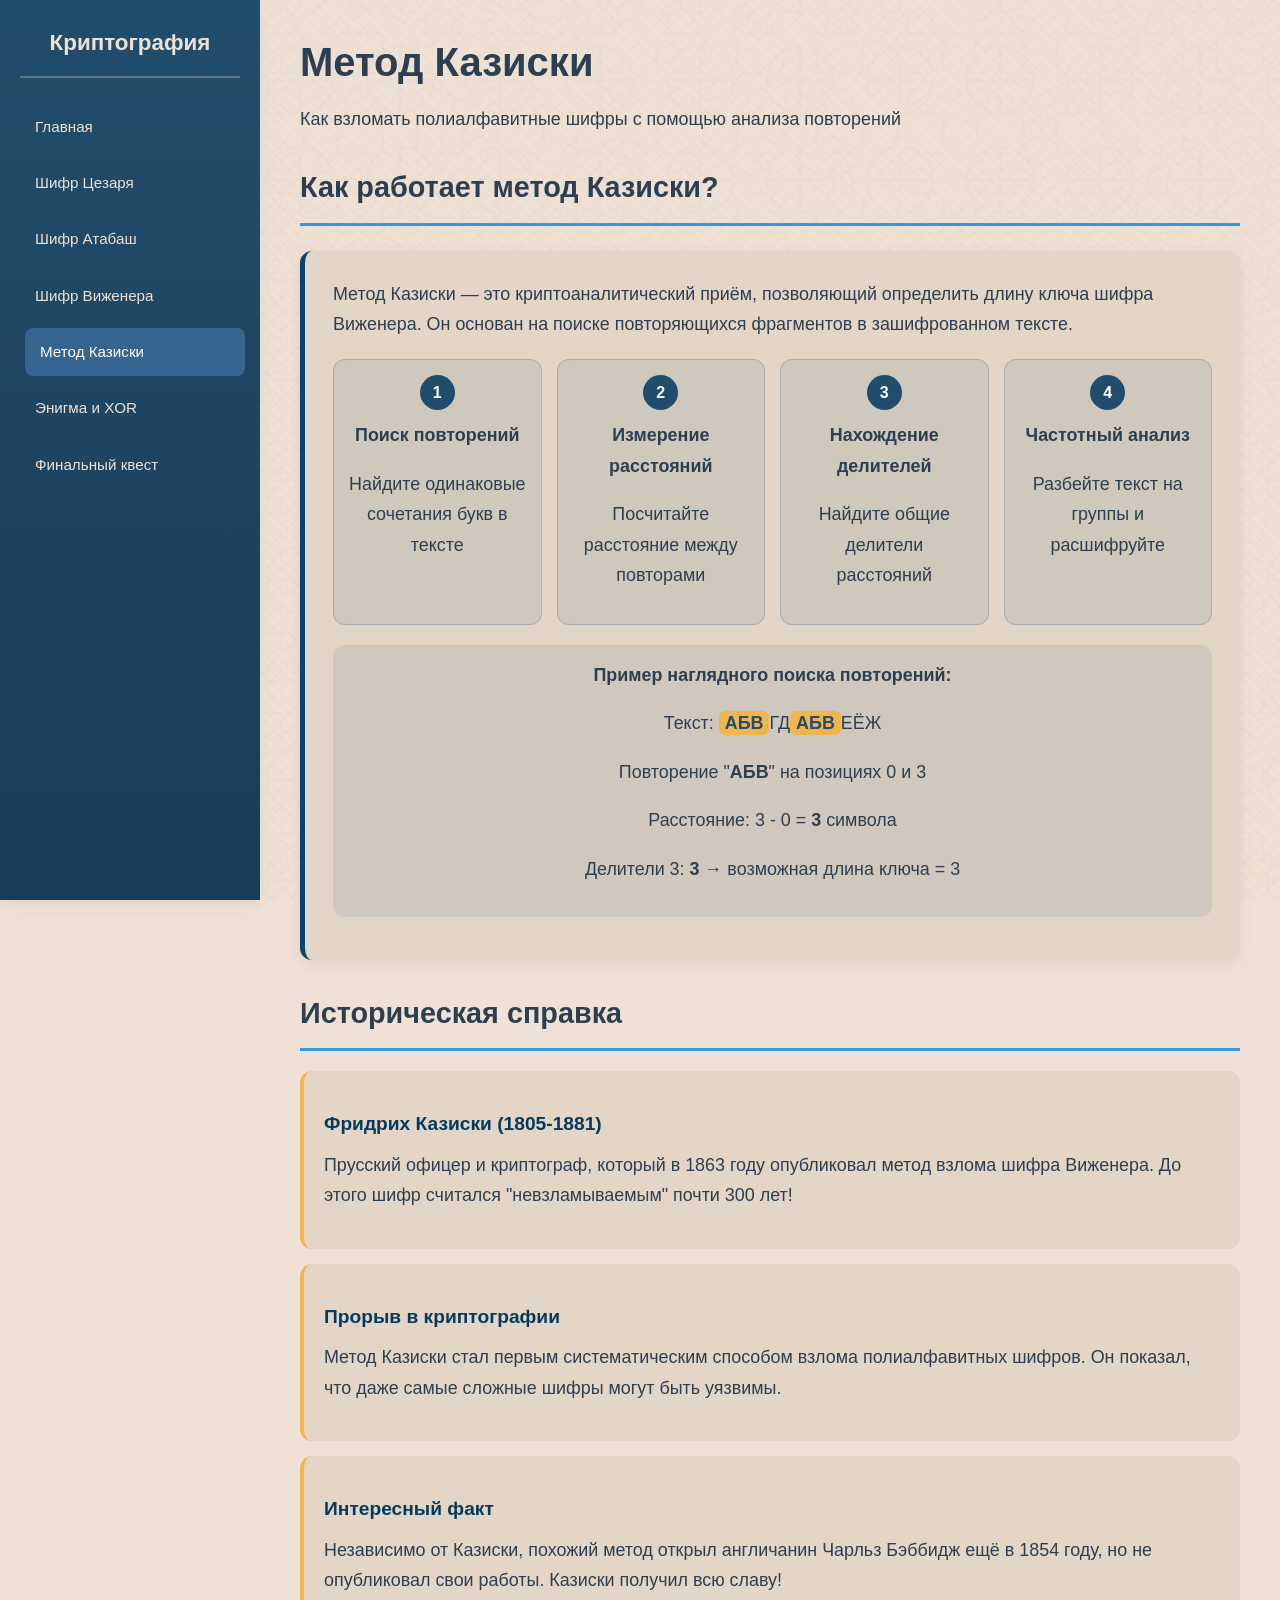
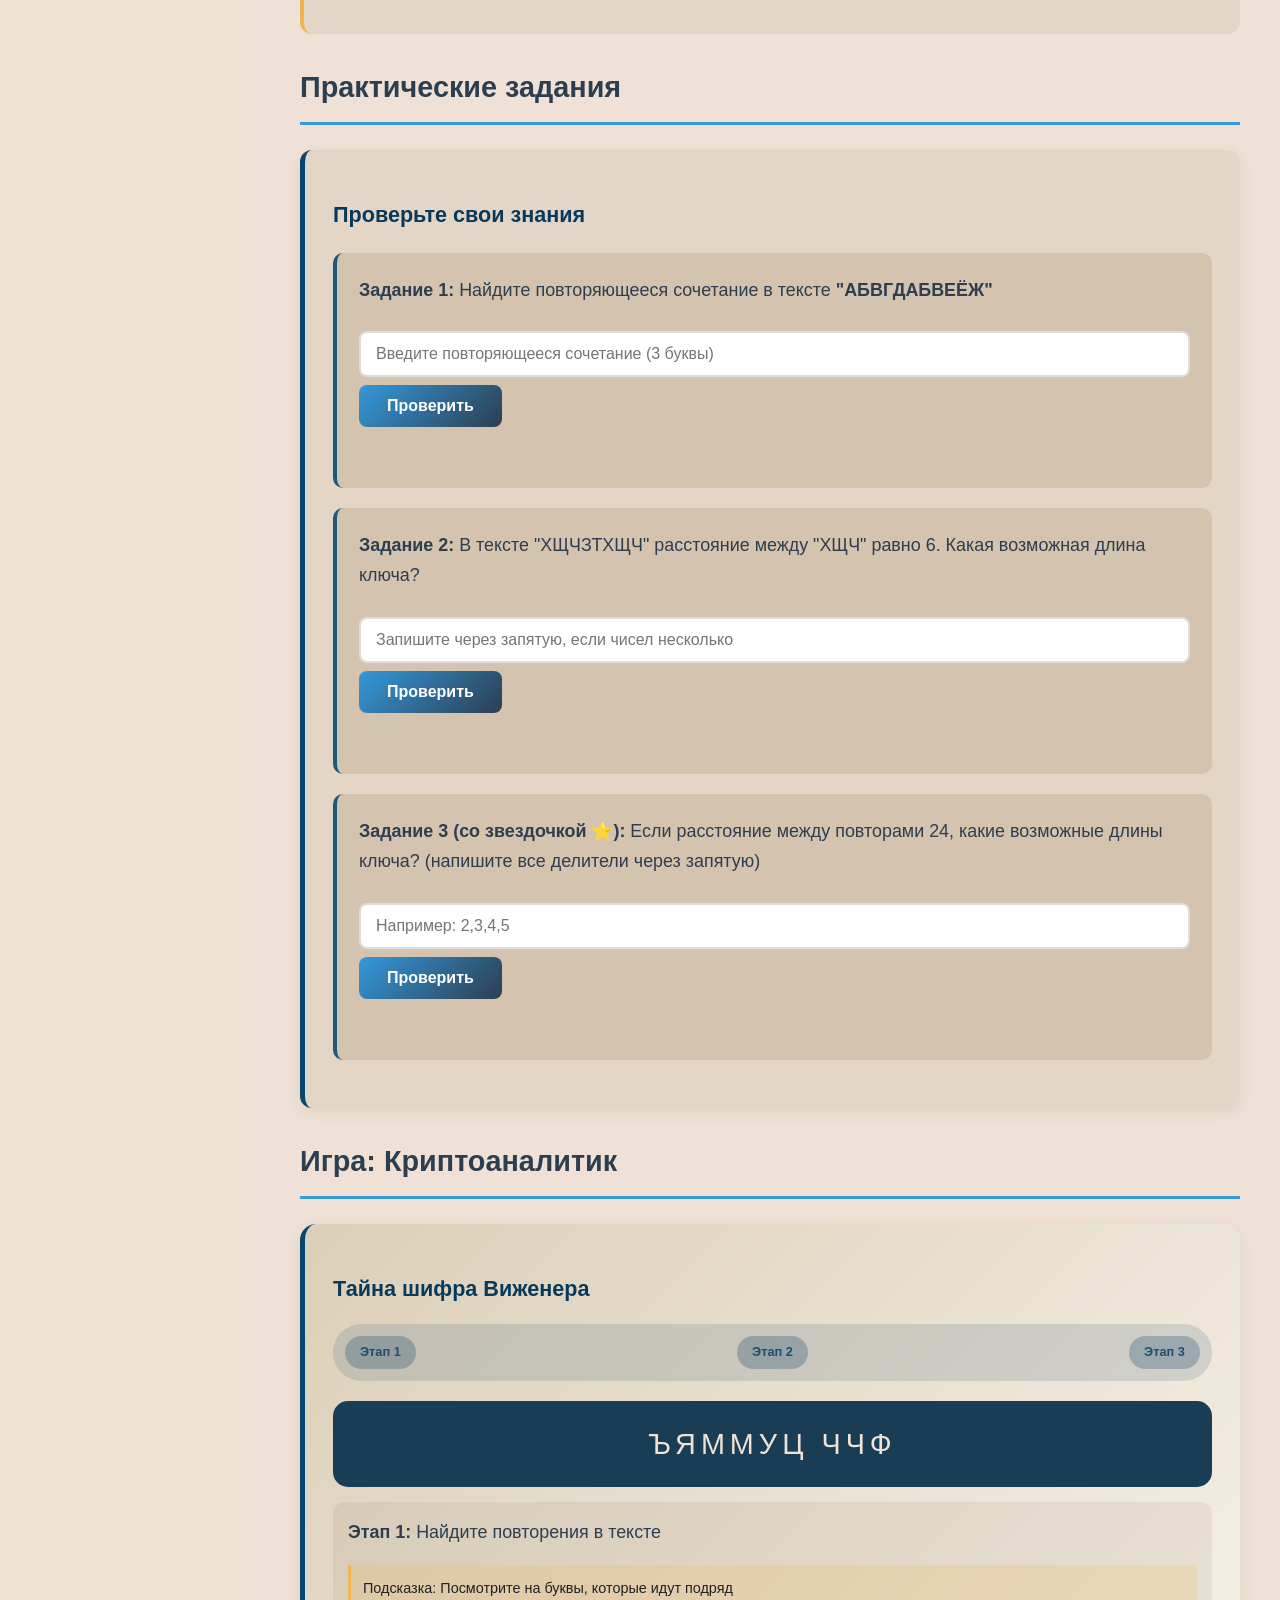
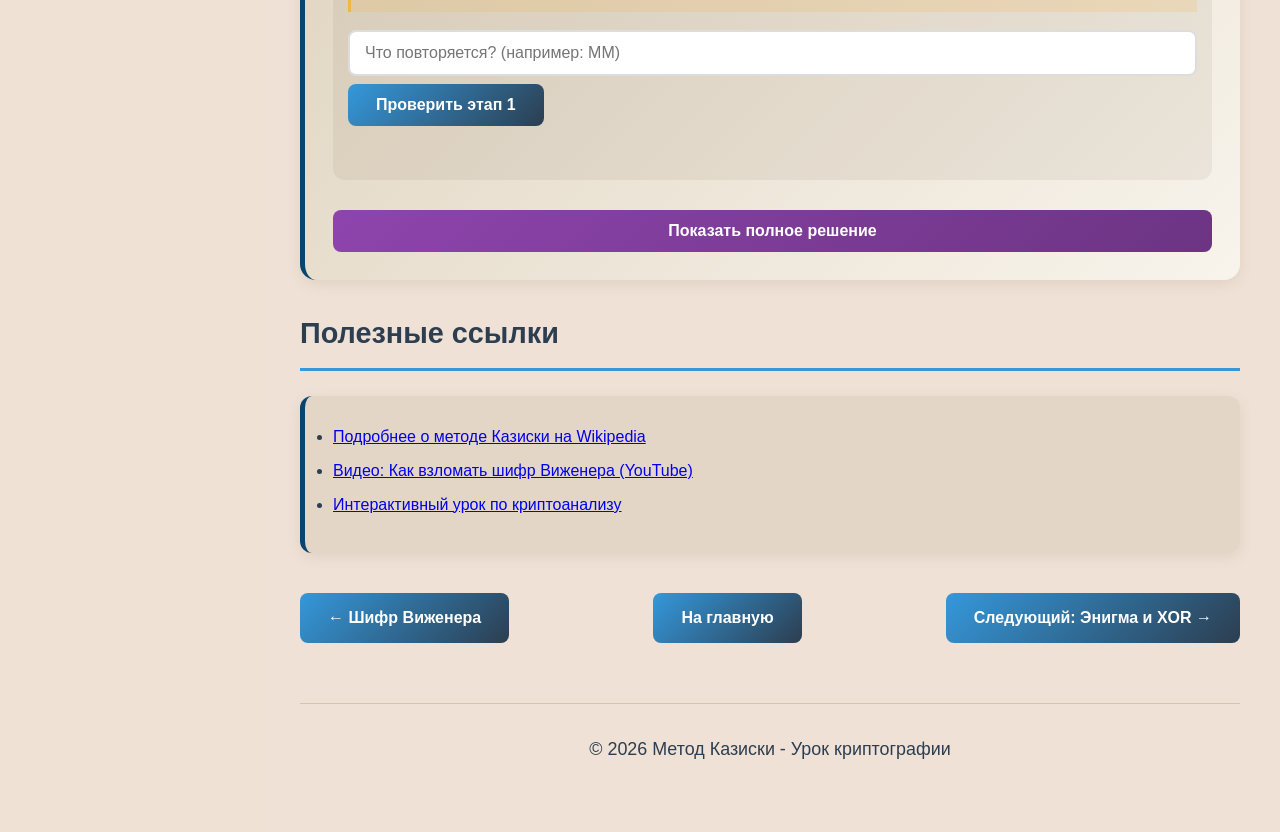
<file: kasiski.html>
<!DOCTYPE html>
<html lang="ru">
<head>
    <meta charset="UTF-8">
    <meta name="viewport" content="width=device-width, initial-scale=1.0">
    <title>Метод Казиски - Криптография для школьников</title>
    <link rel="stylesheet" href="style.css">
    <link rel="icon" type="image/x-icon" href="favicon.ico">
    <style>
        /* Дополнительные стили для страницы Казиски */
        input, textarea, select, button {
            font-family: inherit;
        }
        
        .fact-card {
            background: rgb(228, 214, 199);
            border-radius: 12px;
            padding: 20px;
            margin: 15px 0;
            border-left: 4px solid #f0b54d;
            transition: transform 0.2s ease;
        }
        
        .fact-card:hover {
            transform: translateX(5px);
        }
        
        .fact-card h4 {
            color: #063a5c;
            margin-bottom: 10px;
        }
        
        .game-card {
            background: linear-gradient(135deg, #dccfb9, #f8f4ec);
            border-radius: 16px;
            overflow: hidden;
        }
        
        .game-task {
            background: rgba(124, 111, 93, 0.1);
            padding: 15px;
            border-radius: 12px;
            margin: 15px 0;
        }
        
        .solution-button {
            background: linear-gradient(135deg, #8e44ad, #6c3483);
            margin-top: 15px;
            width: 100%;
        }
        
        .solution-button:hover {
            background: linear-gradient(135deg, #9b59b6, #8e44ad);
        }
        
        .kasiski-steps {
            display: flex;
            flex-wrap: wrap;
            gap: 15px;
            margin: 20px 0;
        }
        
        .step-card {
            background: rgba(33, 77, 108, 0.1);
            border-radius: 12px;
            padding: 15px;
            flex: 1;
            min-width: 180px;
            text-align: center;
            border: 1px solid rgba(33, 77, 108, 0.2);
        }
        
        .step-number {
            background: #214d6c;
            color: white;
            width: 35px;
            height: 35px;
            border-radius: 50%;
            display: flex;
            align-items: center;
            justify-content: center;
            margin: 0 auto 10px;
            font-weight: bold;
        }
        
        .repeat-example {
            background: rgba(33, 77, 108, 0.1);
            border-radius: 12px;
            padding: 15px;
            margin: 15px 0;
            text-align: center;
        }
        
        .highlight {
            background: #f0b54d;
            color: #214d6c;
            padding: 2px 6px;
            border-radius: 6px;
            font-weight: bold;
        }
        
        .game-progress {
            display: flex;
            justify-content: space-between;
            margin-bottom: 20px;
            background: rgba(33, 77, 108, 0.15);
            padding: 12px;
            border-radius: 30px;
        }
        
        .progress-step {
            background: rgba(33, 77, 108, 0.3);
            color: #214d6c;
            padding: 6px 15px;
            border-radius: 20px;
            font-size: 0.8rem;
            font-weight: bold;
        }
        
        .progress-step.completed {
            background: #27ae60;
            color: white;
        }
        
        .progress-step.active {
            background: #f0b54d;
            color: #214d6c;
        }
        
        .cipher-message {
            background: #1a3d56;
            color: #efe2d5;
            padding: 20px;
            border-radius: 15px;
            text-align: center;
            font-size: 1.8rem;
            letter-spacing: 5px;
            margin: 15px 0;
        }
        
        .hint-box {
            background: rgba(240, 181, 77, 0.2);
            border-left: 3px solid #f0b54d;
            padding: 12px;
            margin: 10px 0;
            font-size: 0.9rem;
        }
        
        @media (max-width: 768px) {
            .kasiski-steps {
                flex-direction: column;
            }
            
            .step-card {
                min-width: auto;
            }
            
            .cipher-message {
                font-size: 1.2rem;
                letter-spacing: 3px;
            }
            
            .game-progress {
                flex-wrap: wrap;
                gap: 8px;
                justify-content: center;
            }
        }
    </style>
</head>
<body>
    <div class="sidebar">
        <h2>Криптография</h2>
        <ul>
            <li><a href="index.html">Главная</a></li>
            <li><a href="caesar.html">Шифр Цезаря</a></li>
            <li><a href="atbash.html">Шифр Атабаш</a></li>
            <li><a href="vigenere.html">Шифр Виженера</a></li>
            <li><a href="kasiski.html" class="active">Метод Казиски</a></li>
            <li><a href="enigma.html">Энигма и XOR</a></li>
            <li><a href="final.html">Финальный квест</a></li>
        </ul>
    </div>

    <div class="content">
        <header>
            <h1>Метод Казиски</h1>
            <p class="subtitle">Как взломать полиалфавитные шифры с помощью анализа повторений</p>
        </header>

        <!-- ТЕОРИЯ -->
        <section id="theory">
            <h2>Как работает метод Казиски?</h2>
            <div class="card">
                <p>Метод Казиски — это криптоаналитический приём, позволяющий определить длину ключа шифра Виженера. Он основан на поиске повторяющихся фрагментов в зашифрованном тексте.</p>
                
                <div class="kasiski-steps">
                    <div class="step-card">
                        <div class="step-number">1</div>
                        <p><strong>Поиск повторений</strong></p>
                        <p>Найдите одинаковые сочетания букв в тексте</p>
                    </div>
                    <div class="step-card">
                        <div class="step-number">2</div>
                        <p><strong>Измерение расстояний</strong></p>
                        <p>Посчитайте расстояние между повторами</p>
                    </div>
                    <div class="step-card">
                        <div class="step-number">3</div>
                        <p><strong>Нахождение делителей</strong></p>
                        <p>Найдите общие делители расстояний</p>
                    </div>
                    <div class="step-card">
                        <div class="step-number">4</div>
                        <p><strong>Частотный анализ</strong></p>
                        <p>Разбейте текст на группы и расшифруйте</p>
                    </div>
                </div>
                
                <div class="repeat-example">
                    <p><strong>Пример наглядного поиска повторений:</strong></p>
                    <p>Текст: <span class="highlight">АБВ</span>ГД<span class="highlight">АБВ</span>ЕЁЖ</p>
                    <p>Повторение "<strong>АБВ</strong>" на позициях 0 и 3</p>
                    <p>Расстояние: 3 - 0 = <strong>3</strong> символа</p>
                    <p>Делители 3: <strong>3</strong> → возможная длина ключа = 3</p>
                </div>
            </div>
        </section>

        <!-- ИСТОРИЧЕСКАЯ СПРАВКА -->
        <section>
            <h2>Историческая справка</h2>
            <div class="fact-card">
                <h4>Фридрих Казиски (1805-1881)</h4>
                <p>Прусский офицер и криптограф, который в 1863 году опубликовал метод взлома шифра Виженера. До этого шифр считался "невзламываемым" почти 300 лет!</p>
            </div>
            <div class="fact-card">
                <h4>Прорыв в криптографии</h4>
                <p>Метод Казиски стал первым систематическим способом взлома полиалфавитных шифров. Он показал, что даже самые сложные шифры могут быть уязвимы.</p>
            </div>
            <div class="fact-card">
                <h4>Интересный факт</h4>
                <p>Независимо от Казиски, похожий метод открыл англичанин Чарльз Бэббидж ещё в 1854 году, но не опубликовал свои работы. Казиски получил всю славу!</p>
            </div>
        </section>

        <!-- ПРАКТИЧЕСКИЕ ЗАДАНИЯ -->
        <section id="practice">
            <h2>Практические задания</h2>
            
            <div class="card">
                <h3>Проверьте свои знания</h3>
                
                <div class="task">
                    <p><strong>Задание 1:</strong> Найдите повторяющееся сочетание в тексте <strong>"АБВГДАБВЕЁЖ"</strong></p>
                    <div class="game-input">
                        <input type="text" id="task1" placeholder="Введите повторяющееся сочетание (3 буквы)">
                        <button onclick="checkTask1()">Проверить</button>
                    </div>
                    <div class="game-result" id="result1"></div>
                </div>

                <div class="task">
                    <p><strong>Задание 2:</strong> В тексте "ХЩЧЗТХЩЧ" расстояние между "ХЩЧ" равно 6. Какая возможная длина ключа?</p>
                    <div class="game-input">
                        <input type="text" id="task2" placeholder="Запишите через запятую, если чисел несколько">
                        <button onclick="checkTask2()">Проверить</button>
                    </div>
                    <div class="game-result" id="result2"></div>
                </div>

                <div class="task">
                    <p><strong>Задание 3 (со звездочкой ⭐):</strong> Если расстояние между повторами 24, какие возможные длины ключа? (напишите все делители через запятую)</p>
                    <div class="game-input">
                        <input type="text" id="task3" placeholder="Например: 2,3,4,5">
                        <button onclick="checkTask3()">Проверить</button>
                    </div>
                    <div class="game-result" id="result3"></div>
                </div>
            </div>
        </section>

        <!-- ИГРА "КРИПТОАНАЛИТИК" -->
        <section id="game">
            <h2>Игра: Криптоаналитик</h2>
            <div class="card game-card">
                <h3>Тайна шифра Виженера</h3>
                
                <div class="game-progress">
                    <div class="progress-step" id="step1Progress">Этап 1</div>
                    <div class="progress-step" id="step2Progress">Этап 2</div>
                    <div class="progress-step" id="step3Progress">Этап 3</div>
                </div>
                
                <div class="cipher-message">
                    ЪЯММУЦ ЧЧФ
                </div>
                
                <div id="stage1" class="game-task">
                    <p><strong>Этап 1:</strong> Найдите повторения в тексте</p>
                    <div class="hint-box">
                        Подсказка: Посмотрите на буквы, которые идут подряд
                    </div>
                    <div class="game-input">
                        <input type="text" id="gameTask1" placeholder="Что повторяется? (например: ММ)">
                        <button onclick="checkGameTask1()">Проверить этап 1</button>
                    </div>
                    <div class="game-result" id="gameResult1"></div>
                </div>
                
                <div id="stage2" class="game-task" style="display: none;">
                    <p><strong>Этап 2:</strong> Предположите ключ (3 буквы, начинается с К)</p>
                    <div class="hint-box">
                        Подсказка: Попробуйте подобрать слова из 3 букв, начинающиеся на К, связанные с шифрованием
                    </div>
                    <div class="game-input">
                        <input type="text" id="gameTask2" placeholder="Введите ключ (3 буквы)">
                        <button onclick="checkGameTask2()">Проверить этап 2</button>
                    </div>
                    <div class="game-result" id="gameResult2"></div>
                </div>
                
                <div id="stage3" class="game-task" style="display: none;">
                    <p><strong>Этап 3:</strong> Расшифруйте сообщение</p>
                    <div class="hint-box">
                        Подсказка: Используйте ключ "КОД" для расшифровки
                    </div>
                    <div class="game-input">
                        <input type="text" id="gameTask3" placeholder="Введите расшифрованное сообщение">
                        <button onclick="checkGameTask3()">Проверить этап 3</button>
                    </div>
                    <div class="game-result" id="gameResult3"></div>
                </div>
                
                <button onclick="showSolution()" class="solution-button">Показать полное решение</button>
                <div id="finalSolution" style="display:none; margin-top: 20px; padding: 15px; background: #e8f6f3; border-radius: 12px;">
                    <h4>Полное решение:</h4>
                    <p><strong>Этап 1:</strong> В тексте "ЪЯММУЦ ЧЧФ" повторяются "ММ" и "ЧЧ"</p>
                    <p><strong>Этап 2:</strong> Длина ключа 3, первая буква К. Подбираем: КОД</p>
                    <p><strong>Этап 3:</strong> Применяем шифр Виженера с ключом "КОД":</p>
                    <p>Ъ(28) - К(11) = 17 → П<br>Я(32) - О(15) = 17 → Р<br>М(13) - Д(4) = 9 → И<br>М(13) - К(11) = 2 → В<br>У(20) - О(15) = 5 → Е<br>Ц(23) - Д(4) = 19 → Т</p>
                    <p>ЧЧФ → МИР</p>
                    <p><strong>Результат:</strong> "ПРИВЕТ МИР"</p>
                </div>
            </div>
        </section>

        <!-- ПОЛЕЗНЫЕ ССЫЛКИ -->
        <section>
            <h2>Полезные ссылки</h2>
            <div class="card">
                <ul>
                    <li><a href="https://ru.wikipedia.org/wiki/%D0%9C%D0%B5%D1%82%D0%BE%D0%B4_%D0%9A%D0%B0%D0%B7%D0%B8%D1%81%D0%BA%D0%B8" target="_blank">Подробнее о методе Казиски на Wikipedia</a></li>
                    <li><a href="https://www.youtube.com/watch?v=LaZpGcB70F8" target="_blank">Видео: Как взломать шифр Виженера (YouTube)</a></li>
                    <li><a href="https://cryptography.ru/kasiski-examination" target="_blank">Интерактивный урок по криптоанализу</a></li>
                </ul>
            </div>
        </section>

        <section id="navigation-buttons">
            <div class="nav-buttons">
                <a href="vigenere.html" class="nav-button">← Шифр Виженера</a>
                <a href="index.html" class="nav-button">На главную</a>
                <a href="enigma.html" class="nav-button">Следующий: Энигма и XOR →</a>
            </div>
        </section>

        <footer>
            <p>© 2026 Метод Казиски - Урок криптографии</p>
        </footer>
    </div>

    <script>
        // Переменные для отслеживания прогресса игры
        let stage1Completed = false;
        let stage2Completed = false;
        
        // Задание 1
        function checkTask1() {
            const answer = document.getElementById('task1').value.toUpperCase();
            const resultDiv = document.getElementById('result1');
            
            if (answer === "АБВ" || answer.includes("АБВ")) {
                resultDiv.innerHTML = 'Верно! "АБВ" повторяется дважды в тексте';
                resultDiv.className = 'game-result success';
            } else {
                resultDiv.innerHTML = 'Ищите сочетание из 3 букв, которое встречается дважды';
                resultDiv.className = 'game-result error';
            }
        }
        
        // Задание 2
        function checkTask2() {
            const answer = document.getElementById('task2').value;
            const resultDiv = document.getElementById('result2');
            
            if (answer === "2,3" || answer === "2 и 3" || answer === "2 или 3") {
                resultDiv.innerHTML = 'Правильно! 6 делится на 2 и 3, значит длина ключа может быть 2 или 3';
                resultDiv.className = 'game-result success';
            } else if (answer === "2" || answer === "3") {
                resultDiv.innerHTML = 'Верно, но есть ещё один делитель! 6 делится и на 2, и на 3';
                resultDiv.className = 'game-result success';
            } else {
                resultDiv.innerHTML = 'На какие числа делится 6? (кроме 1 и 6)';
                resultDiv.className = 'game-result error';
            }
        }
        
        // Задание 3
        function checkTask3() {
            const answer = document.getElementById('task3').value;
            const resultDiv = document.getElementById('result3');
            const correctDivisors = "2,3,4,6,8,12";
            
            if (answer === correctDivisors || answer === "2, 3, 4, 6, 8, 12") {
                resultDiv.innerHTML = 'Отлично! Все делители числа 24: 2, 3, 4, 6, 8, 12';
                resultDiv.className = 'game-result success';
            } else if (answer === "2,3,4,6,12") {
                resultDiv.innerHTML = 'Почти! Вы пропустили делитель 8. Попробуйте ещё раз!';
                resultDiv.className = 'game-result error';
            } else {
                resultDiv.innerHTML = 'Попробуйте найти ВСЕ делители числа 24 (кроме 1 и 24)';
                resultDiv.className = 'game-result error';
            }
        }
        
        // Игра - Этап 1
        function checkGameTask1() {
            const answer = document.getElementById('gameTask1').value.toUpperCase();
            const resultDiv = document.getElementById('gameResult1');
            
            if (answer.includes("ММ") && answer.includes("ЧЧ")) {
                resultDiv.innerHTML = 'Отлично! Вы нашли повторения "ММ" и "ЧЧ"! Переходите к этапу 2.';
                resultDiv.className = 'game-result success';
                stage1Completed = true;
                
                document.getElementById('step1Progress').classList.add('completed');
                document.getElementById('step2Progress').classList.add('active');
                
                document.getElementById('stage1').style.opacity = '0.7';
                document.getElementById('stage2').style.display = 'block';
            } else if (answer === "ММ" || answer === "ЧЧ") {
                resultDiv.innerHTML = 'Хорошо! Вы нашли одно повторение. Найдите второе!';
                resultDiv.className = 'game-result success';
            } else {
                resultDiv.innerHTML = 'Посмотрите на буквы, идущие подряд. Есть две пары одинаковых букв!';
                resultDiv.className = 'game-result error';
            }
        }
        
        // Игра - Этап 2
        function checkGameTask2() {
            const answer = document.getElementById('gameTask2').value.toUpperCase();
            const resultDiv = document.getElementById('gameResult2');
            
            if (answer === "КОД") {
                resultDiv.innerHTML = 'Браво! Вы нашли ключ "КОД"! Теперь расшифруйте сообщение.';
                resultDiv.className = 'game-result success';
                stage2Completed = true;
                
                document.getElementById('step2Progress').classList.add('completed');
                document.getElementById('step3Progress').classList.add('active');
                
                document.getElementById('stage2').style.opacity = '0.7';
                document.getElementById('stage3').style.display = 'block';
            } else if (answer.startsWith("К") && answer.length === 3) {
                resultDiv.innerHTML = 'Почти! Попробуйте "К?Д" (буква между К и Д).';
                resultDiv.className = 'game-result error';
            } else {
                resultDiv.innerHTML = 'Ключ из 3 букв, начинается с К. Подсказка: К?Д';
                resultDiv.className = 'game-result error';
            }
        }
        
        // Игра - Этап 3
        function checkGameTask3() {
            const answer = document.getElementById('gameTask3').value.toUpperCase();
            const resultDiv = document.getElementById('gameResult3');
            const normalizedAnswer = answer.trim().replace(/[,\-!\.]/g, ' ').replace(/\s+/g, ' ').toUpperCase();
            
            if (normalizedAnswer === "ПРИВЕТ МИР" || answer === "ПРИВЕТМИР" || answer.includes("ПРИВЕТ МИР")) {
                resultDiv.innerHTML = 'ПОЗДРАВЛЯЮ! Вы успешно расшифровали сообщение!';
                resultDiv.className = 'game-result success';
                document.getElementById('step3Progress').classList.add('completed');
                
                setTimeout(() => {
                    alert('ПОЗДРАВЛЯЕМ!\n\nВы прошли все этапы игры и взломали шифр Виженера!\n\nСообщение: "ПРИВЕТ МИР"');
                }, 300);
            } else {
                resultDiv.innerHTML = 'Не совсем верно. Первое слово должно быть "ПРИВЕТ"';
                resultDiv.className = 'game-result error';
            }
        }
        
        // Показать решение
        function showSolution() {
            const solutionDiv = document.getElementById('finalSolution');
            if (solutionDiv.style.display === 'none') {
                solutionDiv.style.display = 'block';
                document.getElementById('gameResult3').innerHTML = 'Решение показано ниже.';
                document.getElementById('gameResult3').className = 'game-result success';
                document.getElementById('gameTask3').disabled = false;
            } else {
                solutionDiv.style.display = 'none';
            }
        }
    </script>
</body>
</html>
</file>
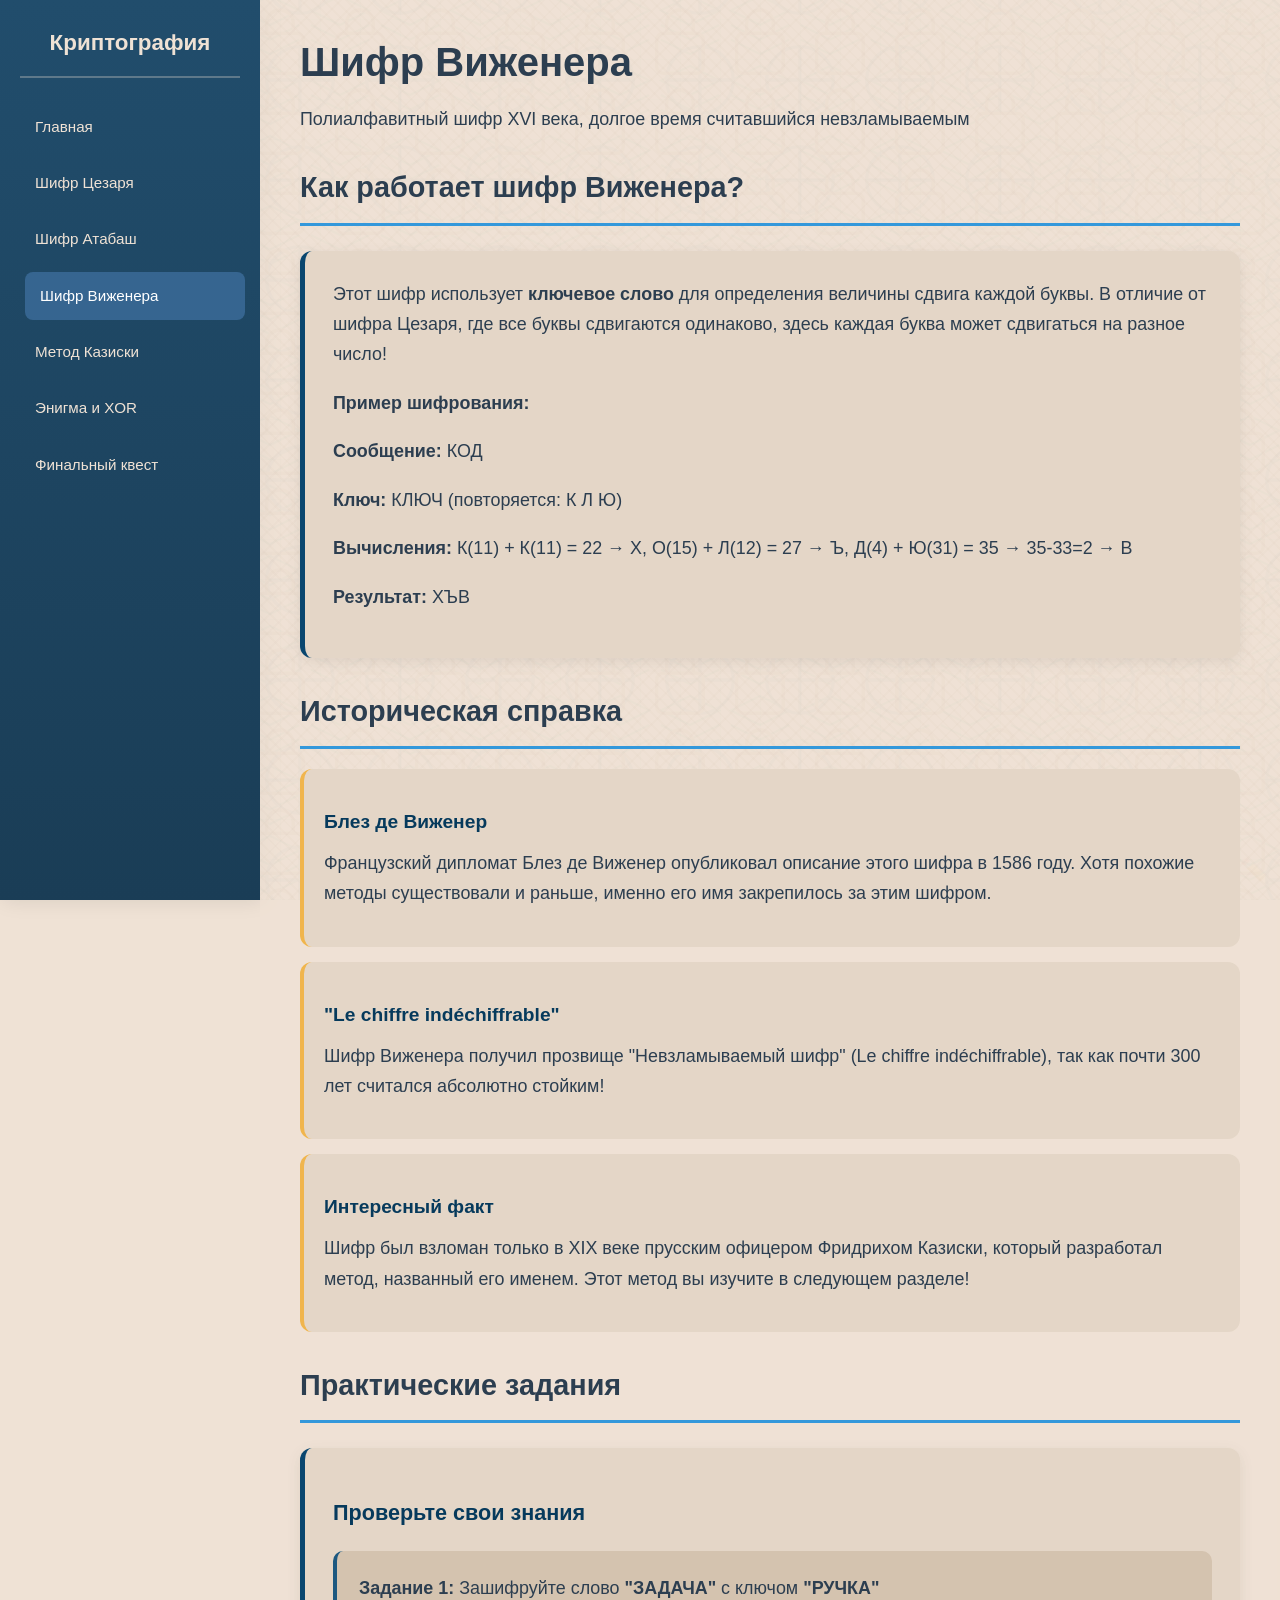
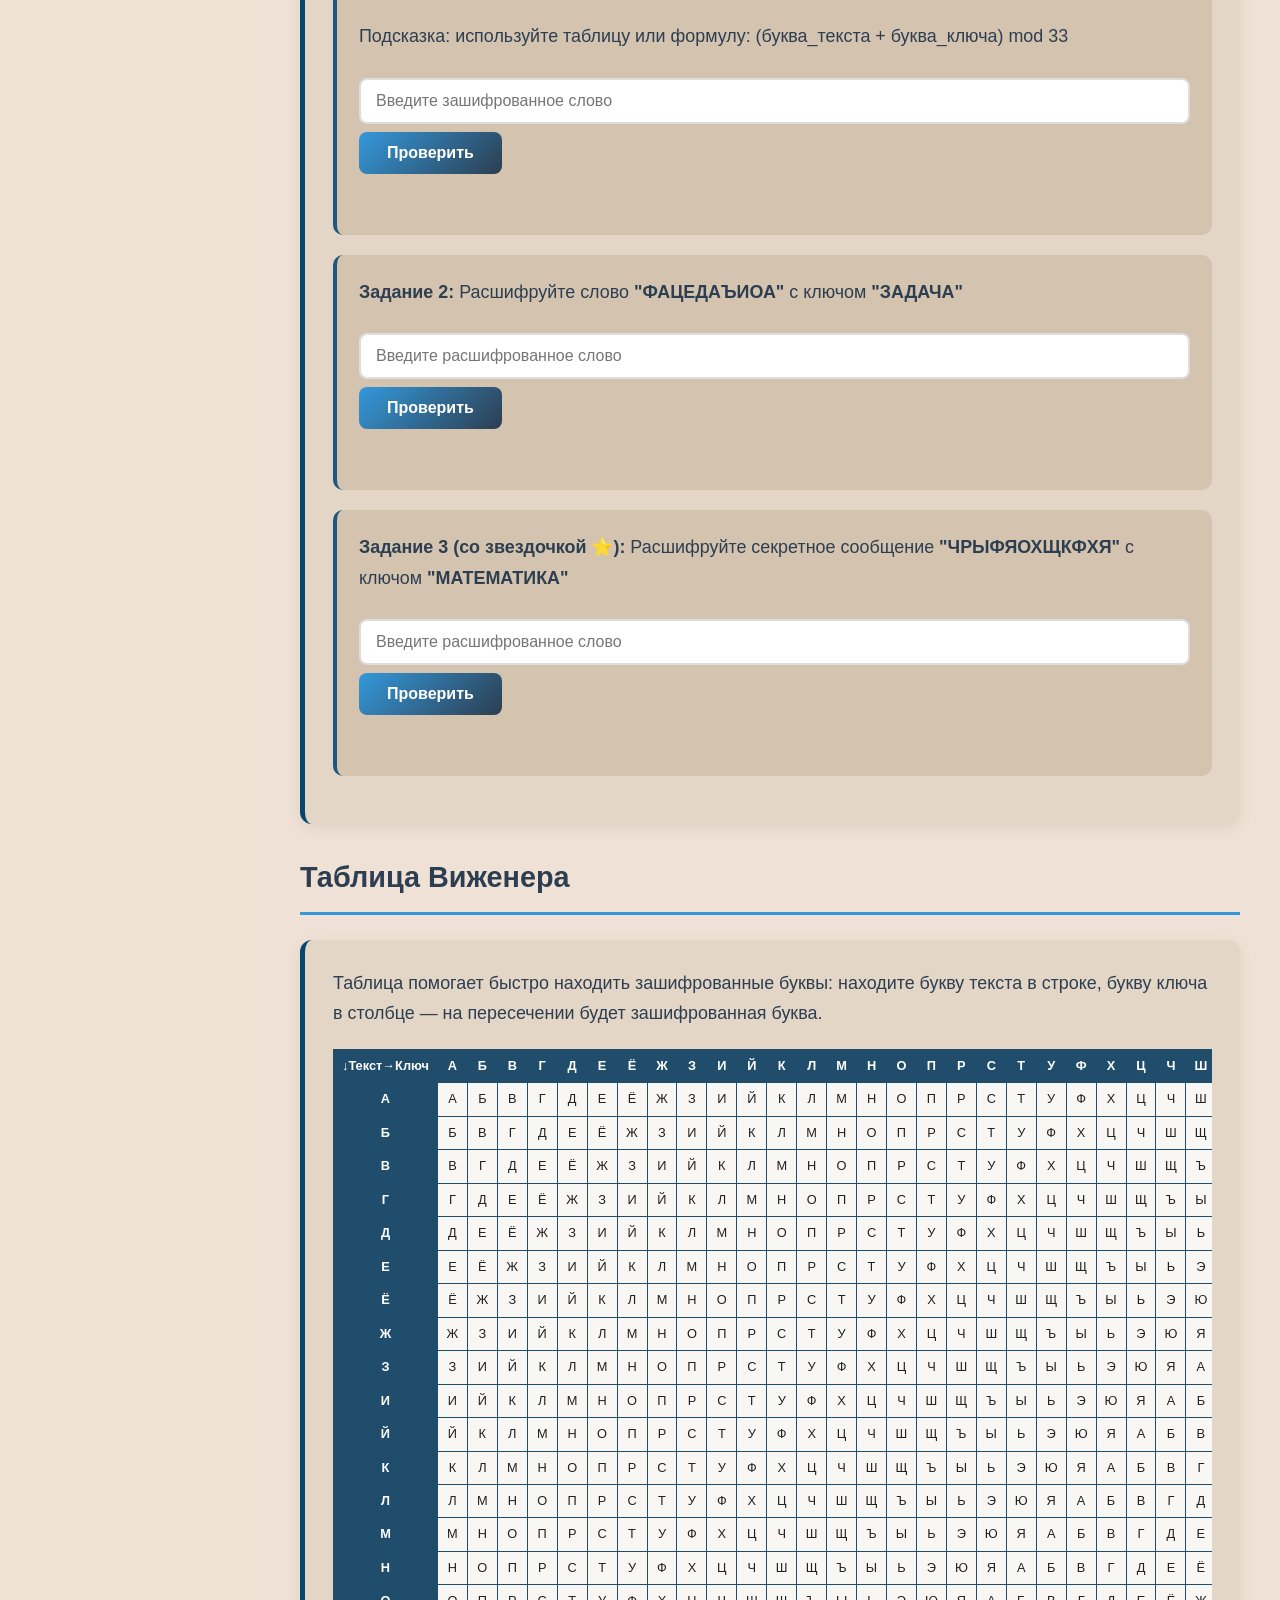
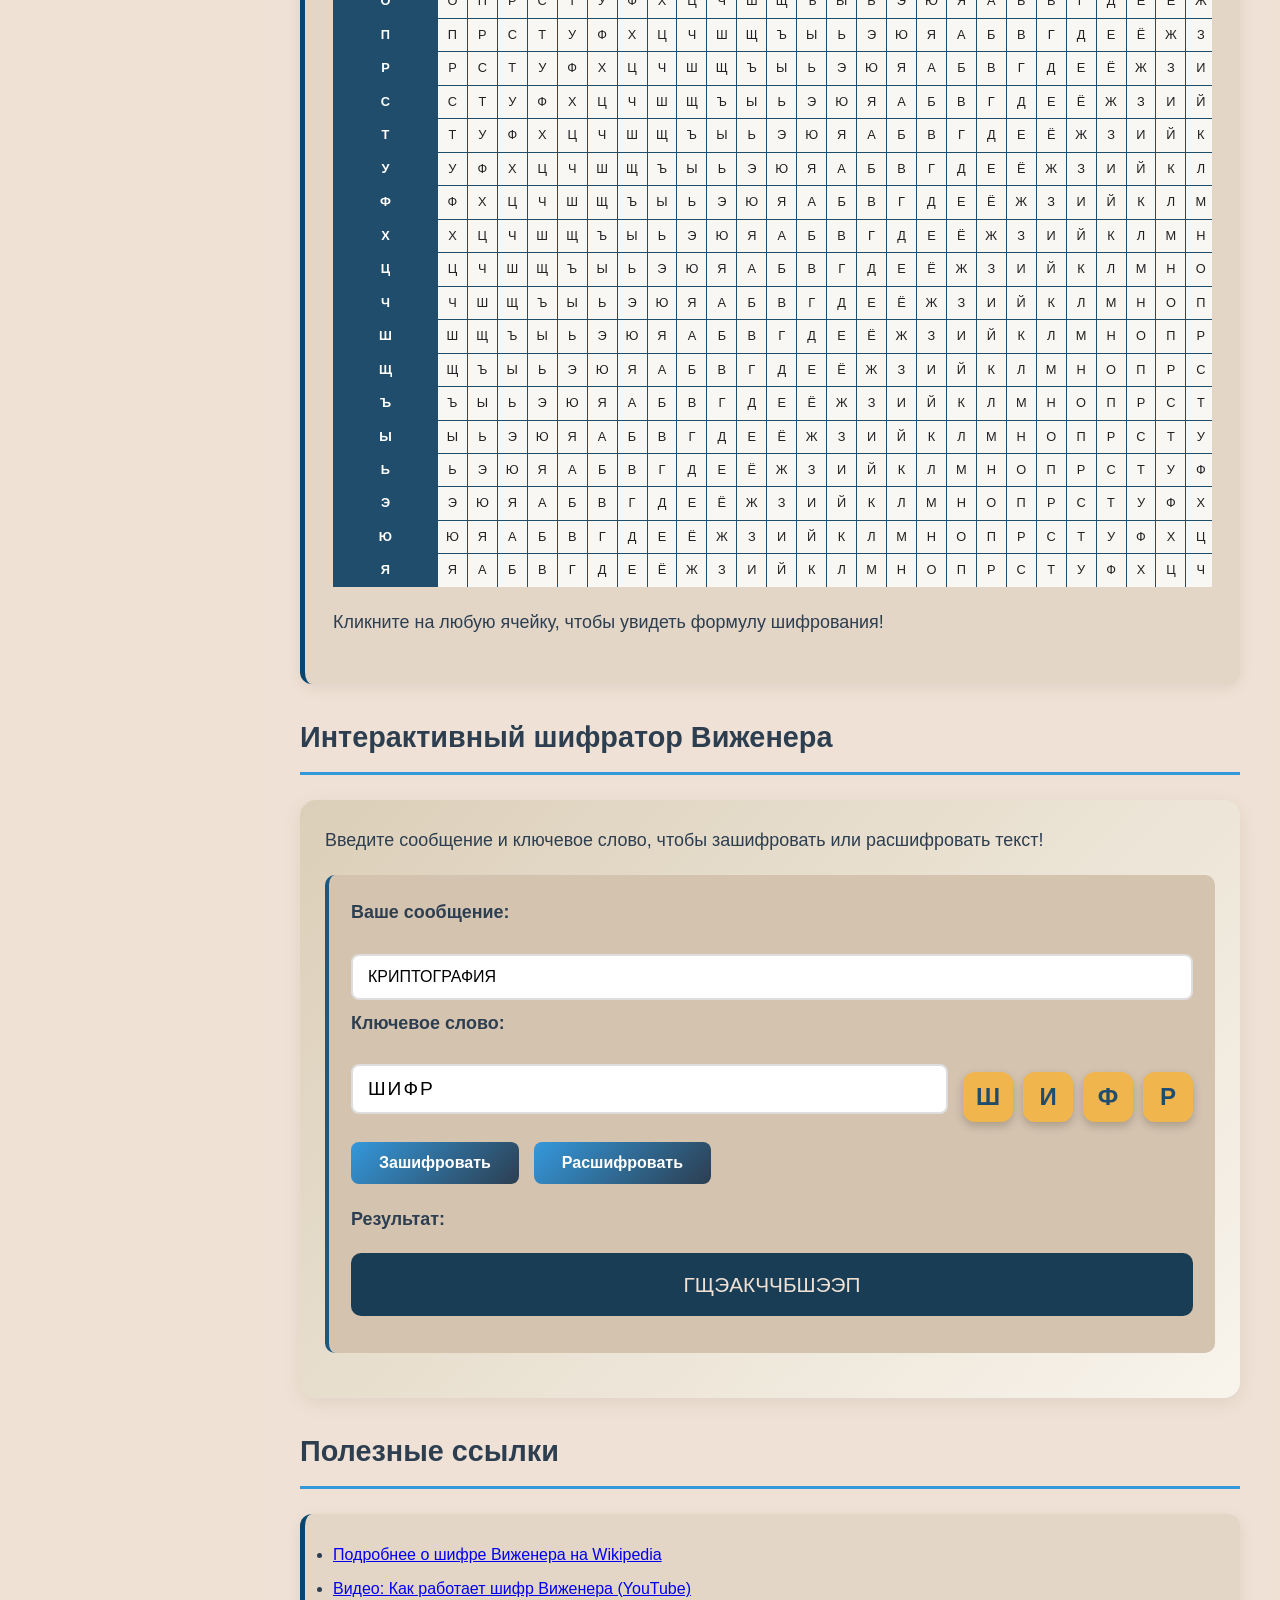
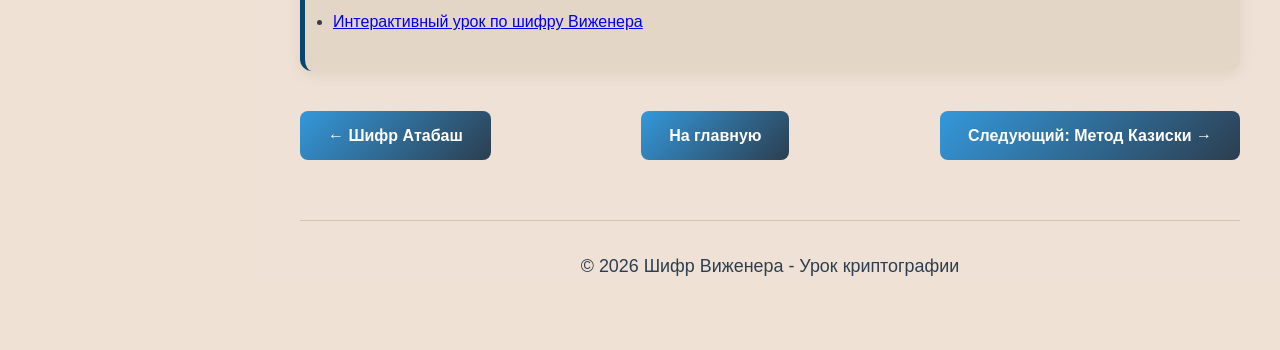
<file: vigenere.html>
<!DOCTYPE html>
<html lang="ru">
<head>
    <meta charset="UTF-8">
    <meta name="viewport" content="width=device-width, initial-scale=1.0">
    <title>Шифр Виженера - Криптография для школьников</title>
    <link rel="stylesheet" href="style.css">
    <link rel="icon" type="image/x-icon" href="favicon.ico">
    <style>
        /* Дополнительные стили для страницы Виженера */
        .vigenere-wheel {
            background: linear-gradient(135deg, #214d6c, #1a3d56);
            border-radius: 20px;
            padding: 25px;
            margin: 20px 0;
            text-align: center;
            color: white;
        }
        
        .key-display {
            background: rgba(255,255,255,0.15);
            border-radius: 15px;
            padding: 20px;
            margin: 15px 0;
        }
        
        .key-letters {
            display: flex;
            flex-wrap: wrap;
            gap: 10px;
            justify-content: center;
            margin-top: 15px;
        }
        
        .key-letter {
            background: #f0b54d;
            color: #214d6c;
            width: 50px;
            height: 50px;
            display: flex;
            align-items: center;
            justify-content: center;
            border-radius: 12px;
            font-size: 1.5rem;
            font-weight: bold;
            box-shadow: 0 4px 10px rgba(0,0,0,0.2);
        }
        
        .vigenere-grid {
            display: grid;
            grid-template-columns: repeat(6, 1fr);
            gap: 8px;
            margin: 20px 0;
            max-height: 400px;
            overflow-y: auto;
            padding: 10px;
            background: rgba(255,255,255,0.1);
            border-radius: 15px;
        }
        
        .grid-cell {
            background: rgba(255,255,255,0.9);
            padding: 8px 5px;
            border-radius: 8px;
            text-align: center;
            font-size: 0.9rem;
            cursor: pointer;
            transition: all 0.2s ease;
        }
        
        .grid-cell:hover {
            transform: scale(1.05);
            background: #f0b54d;
            color: #214d6c;
        }
        
        .fact-card {
            background: rgb(228, 214, 199);
            border-radius: 12px;
            padding: 20px;
            margin: 15px 0;
            border-left: 4px solid #f0b54d;
            transition: transform 0.2s ease;
        }
        
        .fact-card:hover {
            transform: translateX(5px);
        }
        
        .fact-card h4 {
            color: #063a5c;
            margin-bottom: 10px;
        }
        
        .interactive-card {
            background: linear-gradient(135deg, #dccfb9, #f8f4ec);
            border-radius: 16px;
            padding: 25px;
            margin: 25px 0;
            box-shadow: 0 5px 20px rgba(0,0,0,0.08);
        }
        
        .key-input-group {
            display: flex;
            gap: 15px;
            align-items: center;
            flex-wrap: wrap;
            margin: 15px 0;
        }
        
        .key-input-group input {
            flex: 2;
            font-size: 1.2rem;
            letter-spacing: 2px;
        }
        
        .demo-text {
            background: #1a3d56;
            color: #efe2d5;
            padding: 15px;
            border-radius: 10px;
            font-size: 1.3rem;
            text-align: center;
            margin: 15px 0;
        }
        
        .vigenere-table-container {
            overflow-x: auto;
            margin: 20px 0;
        }
        
        .vigenere-table {
            border-collapse: collapse;
            font-size: 0.8rem;
            margin: 0 auto;
        }
        
        .vigenere-table th,
        .vigenere-table td {
            border: 1px solid #214d6c;
            padding: 6px 8px;
            text-align: center;
        }
        
        .vigenere-table th {
            background: #214d6c;
            color: white;
        }
        
        .vigenere-table td {
            background: rgba(255,255,255,0.8);
        }
        
        /* Единый шрифт для всех элементов ввода */
        input, textarea, select, button {
            font-family: inherit;
        }
        
        @media (max-width: 768px) {
            .key-letter {
                width: 40px;
                height: 40px;
                font-size: 1.2rem;
            }
            
            .vigenere-grid {
                grid-template-columns: repeat(4, 1fr);
            }
            
            .demo-text {
                font-size: 1rem;
            }
        }
    </style>
</head>
<body>
    <div class="sidebar">
        <h2>Криптография</h2>
        <ul>
            <li><a href="index.html">Главная</a></li>
            <li><a href="caesar.html">Шифр Цезаря</a></li>
            <li><a href="atbash.html">Шифр Атабаш</a></li>
            <li><a href="vigenere.html" class="active">Шифр Виженера</a></li>
            <li><a href="kasiski.html">Метод Казиски</a></li>
            <li><a href="enigma.html">Энигма и XOR</a></li>
            <li><a href="final.html">Финальный квест</a></li>
        </ul>
    </div>

    <div class="content">
        <header>
            <h1>Шифр Виженера</h1>
            <p class="subtitle">Полиалфавитный шифр XVI века, долгое время считавшийся невзламываемым</p>
        </header>

        <!-- ТЕОРИЯ -->
        <section id="theory">
            <h2>Как работает шифр Виженера?</h2>
            <div class="card">
                <p>Этот шифр использует <strong>ключевое слово</strong> для определения величины сдвига каждой буквы. В отличие от шифра Цезаря, где все буквы сдвигаются одинаково, здесь каждая буква может сдвигаться на разное число!</p>
                
                <div class="example">
                    <p><strong>Пример шифрования:</strong></p>
                    <p><strong>Сообщение:</strong> КОД</p>
                    <p><strong>Ключ:</strong> КЛЮЧ (повторяется: К Л Ю)</p>
                    <p><strong>Вычисления:</strong> К(11) + К(11) = 22 → Х, О(15) + Л(12) = 27 → Ъ, Д(4) + Ю(31) = 35 → 35-33=2 → В</p>
                    <p><strong>Результат:</strong> ХЪВ</p>
                </div>
            </div>
        </section>

        <!-- ИСТОРИЧЕСКИЙ КОНТЕКСТ -->
        <section>
            <h2>Историческая справка</h2>
            <div class="fact-card">
                <h4>Блез де Виженер</h4>
                <p>Французский дипломат Блез де Виженер опубликовал описание этого шифра в 1586 году. Хотя похожие методы существовали и раньше, именно его имя закрепилось за этим шифром.</p>
            </div>
            <div class="fact-card">
                <h4>"Le chiffre indéchiffrable"</h4>
                <p>Шифр Виженера получил прозвище "Невзламываемый шифр" (Le chiffre indéchiffrable), так как почти 300 лет считался абсолютно стойким!</p>
            </div>
            <div class="fact-card">
                <h4>Интересный факт</h4>
                <p>Шифр был взломан только в XIX веке прусским офицером Фридрихом Казиски, который разработал метод, названный его именем. Этот метод вы изучите в следующем разделе!</p>
            </div>
        </section>

        <!-- ПРАКТИЧЕСКИЕ ЗАДАНИЯ -->
        <section id="practice">
            <h2>Практические задания</h2>
            
            <div class="card">
                <h3>Проверьте свои знания</h3>
                
                <div class="task">
                    <p><strong>Задание 1:</strong> Зашифруйте слово <strong>"ЗАДАЧА"</strong> с ключом <strong>"РУЧКА"</strong></p>
                    <p class="note">Подсказка: используйте таблицу или формулу: (буква_текста + буква_ключа) mod 33</p>
                    <div class="game-input">
                        <input type="text" id="task1" placeholder="Введите зашифрованное слово">
                        <button onclick="checkTask1()">Проверить</button>
                    </div>
                    <div class="game-result" id="result1"></div>
                </div>

                <div class="task">
                    <p><strong>Задание 2:</strong> Расшифруйте слово <strong>"ФАЦЕДАЪИОА"</strong> с ключом <strong>"ЗАДАЧА"</strong></p>
                    <div class="game-input">
                        <input type="text" id="task2" placeholder="Введите расшифрованное слово">
                        <button onclick="checkTask2()">Проверить</button>
                    </div>
                    <div class="game-result" id="result2"></div>
                </div>

                <div class="task">
                    <p><strong>Задание 3 (со звездочкой ⭐):</strong> Расшифруйте секретное сообщение <strong>"ЧРЫФЯОХЩКФХЯ"</strong> с ключом <strong>"МАТЕМАТИКА"</strong></p>
                    <div class="game-input">
                        <input type="text" id="task3" placeholder="Введите расшифрованное слово">
                        <button onclick="checkTask3()">Проверить</button>
                    </div>
                    <div class="game-result" id="result3"></div>
                </div>
            </div>
        </section>

        <!-- ТАБЛИЦА ВИЖЕНЕРА -->
        <section id="table">
            <h2>Таблица Виженера</h2>
            <div class="card">
                <p>Таблица помогает быстро находить зашифрованные буквы: находите букву текста в строке, букву ключа в столбце — на пересечении будет зашифрованная буква.</p>
                <div class="vigenere-table-container">
                    <table class="vigenere-table" id="vigenereTable">
                        <!-- Таблица будет сгенерирована JavaScript -->
                    </table>
                </div>
                <p class="note">Кликните на любую ячейку, чтобы увидеть формулу шифрования!</p>
            </div>
        </section>

        <!-- ИНТЕРАКТИВНЫЙ ШИФРАТОР -->
        <section>
            <h2>Интерактивный шифратор Виженера</h2>
            <div class="interactive-card">
                <p>Введите сообщение и ключевое слово, чтобы зашифровать или расшифровать текст!</p>
                
                <div class="task">
                    <p><strong>Ваше сообщение:</strong></p>
                    <input type="text" id="textInput" placeholder="Введите слово или фразу..." value="КРИПТОГРАФИЯ">
                    
                    <p><strong>Ключевое слово:</strong></p>
                    <div class="key-input-group">
                        <input type="text" id="keyInput" placeholder="Введите ключ..." value="ШИФР">
                        <div class="key-letters" id="keyLetters"></div>
                    </div>
                    
                    <div style="display: flex; gap: 15px; margin: 20px 0; flex-wrap: wrap;">
                        <button onclick="encryptVigenere()">Зашифровать</button>
                        <button onclick="decryptVigenere()">Расшифровать</button>
                    </div>
                    
                    <p><strong>Результат:</strong></p>
                    <div class="demo-text" id="textResult"></div>
                </div>
            </div>
        </section>

        <!-- ПОЛЕЗНЫЕ ССЫЛКИ -->
        <section>
            <h2>Полезные ссылки</h2>
            <div class="card">
                <ul>
                    <li><a href="https://ru.wikipedia.org/wiki/%D0%A8%D0%B8%D1%84%D1%80_%D0%92%D0%B8%D0%B6%D0%B5%D0%BD%D0%B5%D1%80%D0%B0" target="_blank">Подробнее о шифре Виженера на Wikipedia</a></li>
                    <li><a href="https://www.youtube.com/watch?v=SkJcmCaHqNU" target="_blank">Видео: Как работает шифр Виженера (YouTube)</a></li>
                    <li><a href="https://cryptography.ru/vigenere-cipher" target="_blank">Интерактивный урок по шифру Виженера</a></li>
                </ul>
            </div>
        </section>

        <section id="navigation-buttons">
            <div class="nav-buttons">
                <a href="atbash.html" class="nav-button">← Шифр Атабаш</a>
                <a href="index.html" class="nav-button">На главную</a>
                <a href="kasiski.html" class="nav-button">Следующий: Метод Казиски →</a>
            </div>
        </section>

        <footer>
            <p>© 2026 Шифр Виженера - Урок криптографии</p>
        </footer>
    </div>

    <script>
        const ALPHABET = 'АБВГДЕЁЖЗИЙКЛМНОПРСТУФХЦЧШЩЪЫЬЭЮЯ';
        
        function letterToNumber(letter) {
            return ALPHABET.indexOf(letter);
        }
        
        function numberToLetter(number) {
            return ALPHABET[((number % 33) + 33) % 33];
        }
        
        // Генерация таблицы Виженера
        function generateVigenereTable() {
            const table = document.getElementById('vigenereTable');
            table.innerHTML = '';
            
            let headerRow = '<tr><th>↓Текст→Ключ</th>';
            for (let i = 0; i < ALPHABET.length; i++) {
                headerRow += `<th>${ALPHABET[i]}</th>`;
            }
            headerRow += '</tr>';
            table.innerHTML = headerRow;
            
            for (let i = 0; i < ALPHABET.length; i++) {
                let row = `<tr><th>${ALPHABET[i]}</th>`;
                for (let j = 0; j < ALPHABET.length; j++) {
                    const encrypted = ALPHABET[(i + j) % ALPHABET.length];
                    row += `<td onclick="showCellInfo('${ALPHABET[i]}', '${ALPHABET[j]}', '${encrypted}')">${encrypted}</td>`;
                }
                row += '<tr>';
                table.innerHTML += row;
            }
        }
        
        function showCellInfo(textLetter, keyLetter, encryptedLetter) {
            const textNum = letterToNumber(textLetter);
            const keyNum = letterToNumber(keyLetter);
            alert(`Шифрование:\n"${textLetter}" (${textNum}) + "${keyLetter}" (${keyNum}) = ${textNum + keyNum} → ${encryptedLetter}`);
        }
        
        // Обновление отображения ключа
        function updateKeyDisplay() {
            const key = document.getElementById('keyInput').value.toUpperCase();
            const container = document.getElementById('keyLetters');
            container.innerHTML = '';
            for (let i = 0; i < Math.min(key.length, 10); i++) {
                const letterDiv = document.createElement('div');
                letterDiv.className = 'key-letter';
                letterDiv.textContent = key[i];
                container.appendChild(letterDiv);
            }
            if (key.length > 10) {
                const moreDiv = document.createElement('div');
                moreDiv.className = 'key-letter';
                moreDiv.textContent = '+';
                container.appendChild(moreDiv);
            }
        }
        
        // Функции шифрования/дешифрования
        function encryptVigenere() {
            const text = document.getElementById('textInput').value.toUpperCase();
            const key = document.getElementById('keyInput').value.toUpperCase();
            let result = '';
            
            for (let i = 0; i < text.length; i++) {
                const textChar = text[i];
                const keyChar = key[i % key.length];
                const textIndex = letterToNumber(textChar);
                const keyIndex = letterToNumber(keyChar);
                
                if (textIndex !== -1 && keyIndex !== -1) {
                    result += numberToLetter(textIndex + keyIndex);
                } else {
                    result += textChar;
                }
            }
            
            document.getElementById('textResult').innerHTML = result || 'Введите текст и ключ';
        }
        
        function decryptVigenere() {
            const text = document.getElementById('textInput').value.toUpperCase();
            const key = document.getElementById('keyInput').value.toUpperCase();
            let result = '';
            
            for (let i = 0; i < text.length; i++) {
                const textChar = text[i];
                const keyChar = key[i % key.length];
                const textIndex = letterToNumber(textChar);
                const keyIndex = letterToNumber(keyChar);
                
                if (textIndex !== -1 && keyIndex !== -1) {
                    result += numberToLetter(textIndex - keyIndex);
                } else {
                    result += textChar;
                }
            }
            
            document.getElementById('textResult').innerHTML = result || 'Введите текст и ключ';
        }
        
        // Проверка заданий
        function checkTask1() {
            const answer = document.getElementById('task1').value.toUpperCase();
            const correct = "ШУЫКЧР";
            
            if (answer === correct) {
                document.getElementById('result1').innerHTML = 'Верно! "ЗАДАЧА" с ключом "РУЧКА" → "ШУЫКЧР"';
                document.getElementById('result1').className = 'game-result success';
            } else {
                document.getElementById('result1').innerHTML = 'Попробуйте еще раз. Подсказка: З(8)+Р(17)=Ш(25), А(0)+У(20)=У(20), Д(4)+Ч(24)=Ы(28)...';
                document.getElementById('result1').className = 'game-result error';
            }
        }
        
        function checkTask2() {
            const answer = document.getElementById('task2').value.toUpperCase();
            const correct = "МАТЕМАТИКА";
            
            if (answer === correct) {
                document.getElementById('result2').innerHTML = 'Отлично! "ФАЦЕДАЪИОА" → "МАТЕМАТИКА"';
                document.getElementById('result2').className = 'game-result success';
            } else {
                document.getElementById('result2').innerHTML = 'Неправильно. Подсказка: Ф(21)-З(8)=М(13), А(0)-А(0)=А(0)...';
                document.getElementById('result2').className = 'game-result error';
            }
        }
        
        function checkTask3() {
            const answer = document.getElementById('task3').value.toUpperCase();
            const correct = "КРИПТОГРАФИЯ";
            
            if (answer === correct) {
                document.getElementById('result3').innerHTML = 'Поздравляю! "ЧРЫФЯОХЩКФХЯ" → "КРИПТОГРАФИЯ"';
                document.getElementById('result3').className = 'game-result success';
            } else {
                document.getElementById('result3').innerHTML = 'Попробуйте еще раз!';
                document.getElementById('result3').className = 'game-result error';
            }
        }
        
        // События
        document.getElementById('keyInput').addEventListener('input', updateKeyDisplay);
        document.addEventListener('DOMContentLoaded', () => {
            generateVigenereTable();
            updateKeyDisplay();
            encryptVigenere();
        });
    </script>
</body>
</html>
</file>
<file: style.css>
* {
    margin: 0;
    padding: 0;
    box-sizing: border-box;
    font-family: 'Roboto', Arial, sans-serif;
}

body {
    background-color: #efe2d5;
    color: #212123;
    line-height: 1.6;
    display: flex;
    min-height: 100vh;
    position: relative;
}

/* Фоновый узор */
body {
    background-image: 
        repeating-linear-gradient(45deg, rgba(139, 115, 85, 0.08) 0px, rgba(139, 115, 85, 0.08) 2px, transparent 2px, transparent 8px),
        repeating-linear-gradient(135deg, rgba(107, 83, 64, 0.06) 0px, rgba(107, 83, 64, 0.06) 2px, transparent 2px, transparent 12px),
        repeating-linear-gradient(90deg, rgba(55, 150, 131, 0.04) 0px, rgba(55, 150, 131, 0.04) 1px, transparent 1px, transparent 40px),
        repeating-linear-gradient(0deg, rgba(55, 150, 131, 0.04) 0px, rgba(55, 150, 131, 0.04) 1px, transparent 1px, transparent 40px);
    background-attachment: fixed;
}

body::before {
    content: "🔐 🔑 🗝️ 🔒 🔓 ✦ ✧ ⚔️ 🛡️ 📜 ✏️";
    position: fixed;
    bottom: 10px;
    right: 10px;
    font-size: 24px;
    opacity: 0.08;
    pointer-events: none;
    z-index: 0;
}

body::after {
    content: "";
    position: fixed;
    top: 0;
    left: 0;
    right: 0;
    bottom: 0;
    background-image: 
        url("data:image/svg+xml,%3Csvg xmlns='http://www.w3.org/2000/svg' viewBox='0 0 24 24' fill='none' stroke='%238B7355' stroke-width='1'%3E%3Crect x='5' y='10' width='14' height='12' rx='2'/%3E%3Cpath d='M8 10V7a4 4 0 0 1 8 0v3'/%3E%3C/svg%3E"),
        url("data:image/svg+xml,%3Csvg xmlns='http://www.w3.org/2000/svg' viewBox='0 0 24 24' fill='none' stroke='%23557A95' stroke-width='0.8'%3E%3Ccircle cx='12' cy='12' r='8'/%3E%3Cpath d='M12 4v16M4 12h16'/%3E%3C/svg%3E"),
        url("data:image/svg+xml,%3Csvg xmlns='http://www.w3.org/2000/svg' viewBox='0 0 24 24' fill='none' stroke='%23379683' stroke-width='0.7'%3E%3Cpath d='M12 2L2 7l10 5 10-5-10-5zM2 17l10 5 10-5M2 12l10 5 10-5'/%3E%3C/svg%3E");
    background-repeat: repeat;
    background-size: 80px 80px, 100px 100px, 70px 70px;
    background-position: 0 0, 50px 30px, 25px 60px;
    opacity: 0.08;
    pointer-events: none;
    z-index: 0;
}

.sidebar, .content, header, section, footer {
    position: relative;
    z-index: 1;
}

/* Боковое меню */
.sidebar {
    width: 260px;
    background: linear-gradient(180deg, #214d6c 0%, #1a3d56 100%);
    color: #c17116;
    padding: 25px 20px;
    position: fixed;
    height: 100%;
    overflow-y: auto;
    box-shadow: 3px 0 20px rgba(0,0,0,0.1);
}

.sidebar h2 {
    font-size: 1.4rem;
    margin-bottom: 25px;
    text-align: center;
    color: #efe2d5;
    font-weight: 700;
    padding-bottom: 15px;
    border-bottom: 2px solid rgba(239, 226, 213, 0.3);
}

.sidebar ul {
    list-style: none;
}

.sidebar ul li {
    margin-bottom: 8px;
}

.sidebar ul li a {
    color: #efe2d5;
    text-decoration: none;
    display: block;
    padding: 12px 15px;
    border-radius: 8px;
    transition: all 0.3s ease;
    font-weight: 500;
    font-size: 0.95rem;
}

.sidebar ul li a:hover,
.sidebar ul li a.active {
    background-color: rgba(61, 109, 156, 0.8);
    color: white;
    transform: translateX(5px);
}

/* Основной контент */
.content {
    margin-left: 260px;
    padding: 30px 40px;
    flex: 1;
    width: calc(100% - 260px);
    background-color: rgba(239, 226, 213, 0.7);
    min-height: 100vh;
}

.content h1 {
    color: #2c3e50;
    margin-bottom: 10px;
    font-size: 2.5rem;
}

.subtitle {
    color: #4d4d51;
    margin-bottom: 30px;
    font-size: 1.1rem;
}

.content h2 {
    color: #2c3e50;
    margin-top: 30px;
    margin-bottom: 20px;
    padding-bottom: 12px;
    border-bottom: 3px solid #3498db;
    font-weight: 700;
    font-size: 1.8rem;
}

.content h3 {
    color: #2c3e50;
    margin: 20px 0 12px 0;
    font-weight: 600;
    font-size: 1.3rem;
}

.content h4 {
    color: #2c3e50;
    margin: 18px 0 10px 0;
    font-weight: 600;
    font-size: 1.2rem;
}

.content p {
    margin-bottom: 18px;
    font-size: 1.12rem;
    line-height: 1.7;
    color: #2c3e50;
}

/* Карточки */
.card {
    background-color: rgb(228, 214, 199);
    border-radius: 12px;
    padding: 28px;
    margin: 25px 0;
    box-shadow: 0 4px 15px rgba(0,0,0,0.08);
    border-left: 5px solid #09466f;
    transition: transform 0.2s ease;
}

.card:hover {
    transform: translateY(-2px);
}

.card h3 {
    color: #063a5c;
    margin-bottom: 18px;
    font-size: 1.35rem;
    font-weight: 700;
}

/* Сетка карточек */
.cards-grid {
    display: grid;
    grid-template-columns: repeat(auto-fill, minmax(280px, 1fr));
    gap: 25px;
    margin-top: 25px;
}

.nav-card {
    background-color: rgb(246, 242, 230);
    border-radius: 12px;
    padding: 25px;
    text-decoration: none;
    color: inherit;
    transition: all 0.3s ease;
    border: 1px solid #d4c5b0;
}

.nav-card:hover {
    transform: translateY(-5px);
    box-shadow: 0 12px 25px rgba(0,0,0,0.1);
    border-color: #1c5880;
}

.nav-card h3 {
    color: #2c3e50;
    margin-bottom: 12px;
    font-size: 1.2rem;
}

.nav-card p {
    color: #7f8c8d;
    font-size: 0.9rem;
}

/* Hero секция */
.hero {
    background: linear-gradient(135deg, #214d6c, #305975);
    padding: 50px 40px;
    border-radius: 20px;
    margin-bottom: 40px;
    text-align: center;
}

.hero h2 {
    color: white !important;
    border: none !important;
    margin-top: 0;
}

.hero p {
    font-size: 1.2rem;
    max-width: 700px;
    margin: 20px auto;
    color: rgba(255,255,255,0.95);
}

.hero-buttons {
    display: flex;
    justify-content: center;
    gap: 20px;
    flex-wrap: wrap;
    margin-top: 25px;
}

.hero-btn {
    background: #f0b54d;
    color: #214d6c;
    padding: 14px 28px;
    border-radius: 10px;
    text-decoration: none;
    font-weight: bold;
    transition: all 0.3s ease;
}

.hero-btn:hover {
    transform: translateY(-3px);
    box-shadow: 0 5px 15px rgba(0,0,0,0.2);
}

.hero-btn.secondary {
    background: white;
}

/* Путь криптографа */
.learning-path {
    margin: 40px 0;
}

.path-container {
    display: flex;
    flex-wrap: wrap;
    gap: 10px;
    align-items: center;
    justify-content: center;
    margin-top: 20px;
}

.path-step {
    background: white;
    padding: 12px 24px;
    border-radius: 40px;
    font-weight: 600;
    color: #214d6c;
}

.arrow {
    font-size: 1.4rem;
    color: #214d6c;
    font-weight: bold;
}

/* Сложность заданий */
.difficulty {
    display: inline-block;
    margin-bottom: 10px;
    padding: 4px 12px;
    border-radius: 20px;
    font-size: 0.75rem;
    font-weight: bold;
}

.easy { background: #d4edda; color: #155724; }
.medium { background: #fff3cd; color: #856404; }
.hard { background: #f8d7da; color: #721c24; }

/* Таймлайн истории - оригинальный стиль */
.timeline {
    display: flex;
    flex-direction: column;
    gap: 15px;
}

.timeline-item {
    background: rgb(228, 214, 199);
    padding: 18px 22px;
    border-left: 5px solid #214d6c;
    border-radius: 10px;
    box-shadow: 0 3px 10px rgba(0,0,0,0.05);
    font-weight: 500;
}

/* Задания */
.task {
    background-color: rgb(212, 195, 175);
    padding: 22px;
    border-radius: 10px;
    margin: 20px 0;
    border-left: 4px solid #1c5880;
}

/* Формы */
input, textarea, select {
    width: 100%;
    padding: 12px 15px;
    margin: 8px 0;
    border: 2px solid #ddd;
    border-radius: 8px;
    font-size: 1rem;
    background-color: #fff;
}

input:focus, textarea:focus, select:focus {
    outline: none;
    border-color: #1c5880;
}

button {
    background: linear-gradient(135deg, #3498db, #2c3e50);
    color: white;
    border: none;
    padding: 12px 28px;
    border-radius: 8px;
    cursor: pointer;
    font-size: 1rem;
    font-weight: 600;
    transition: all 0.3s;
}

button:hover {
    background: linear-gradient(135deg, #2c3e50, #3498db);
    transform: translateY(-2px);
}

/* Результаты */
.game-result {
    margin-top: 15px;
    padding: 12px 18px;
    border-radius: 8px;
    font-weight: 500;
}

.game-result.success {
    background-color: #d4edda;
    color: #155724;
    border-left: 4px solid #28a745;
}

.game-result.error {
    background-color: #f8d7da;
    color: #721c24;
    border-left: 4px solid #dc3545;
}

/* Навигационные кнопки */
.nav-buttons {
    display: flex;
    justify-content: space-between;
    margin: 40px 0 30px;
    flex-wrap: wrap;
    gap: 15px;
}

.nav-button {
    background: linear-gradient(135deg, #3498db, #2c3e50);
    color: white;
    padding: 12px 28px;
    border-radius: 8px;
    text-decoration: none;
    font-weight: 600;
    transition: all 0.3s;
}

.nav-button:hover {
    background: linear-gradient(135deg, #2c3e50, #3498db);
    transform: translateY(-2px);
}

/* Подвал */
footer {
    margin-top: 60px;
    text-align: center;
    color: #7f8c8d;
    font-size: 0.9rem;
    padding: 30px 0 20px;
    border-top: 1px solid #d4c5b0;
}

footer a {
    color: #3498db;
    text-decoration: none;
}

/* GitHub ссылка */
.github-link {
    margin-top: 40px;
    padding-top: 20px;
    border-top: 1px solid rgba(239, 226, 213, 0.2);
}

.github-link a {
    display: flex;
    align-items: center;
    justify-content: center;
    gap: 10px;
    color: #ecf0f1;
    text-decoration: none;
    padding: 12px;
    border-radius: 8px;
    background-color: rgba(255,255,255,0.1);
}

.github-link a:hover {
    background-color: rgba(255,255,255,0.2);
}

.github-link img {
    width: 22px;
    height: 22px;
    filter: invert(1);
}

/* Списки в карточках */
.card li, .example li, .task li {
    color: #2c3e50;
    margin-bottom: 8px;
    line-height: 1.6;
}

/* Адаптивность */
@media (max-width: 1024px) {
    .sidebar { width: 220px; }
    .content { margin-left: 220px; width: calc(100% - 220px); padding: 25px 30px; }
    .content h1 { font-size: 2.2rem; }
    .content h2 { font-size: 1.6rem; }
}

@media (max-width: 768px) {
    body { flex-direction: column; }
    .sidebar { width: 100%; height: auto; position: relative; padding: 15px 20px; }
    .sidebar ul { display: flex; flex-wrap: wrap; gap: 8px; justify-content: center; }
    .sidebar ul li { margin-bottom: 0; flex: 1; min-width: 100px; }
    .sidebar ul li a { text-align: center; padding: 10px 12px; font-size: 0.85rem; }
    .sidebar ul li a:hover { transform: translateX(0); }
    .content { margin-left: 0; padding: 20px; width: 100%; }
    .content h1 { font-size: 1.8rem; text-align: center; }
    .content h2 { font-size: 1.4rem; }
    .cards-grid { grid-template-columns: 1fr; }
    .card, .quest-card { padding: 20px; }
    .hero { padding: 30px 20px; }
    .nav-buttons { flex-direction: column; }
    .nav-button { text-align: center; }
    button { width: 100%; }
    body::after { opacity: 0.04; }
    body::before { font-size: 16px; opacity: 0.05; }
    .timeline-item { padding: 14px 18px; font-size: 0.9rem; }
}

@media (max-width: 480px) {
    .sidebar { padding: 12px 15px; }
    .sidebar ul li { min-width: 80px; }
    .content { padding: 15px; }
    .content h1 { font-size: 1.5rem; }
    .card, .quest-card { padding: 15px; }
    .hero { padding: 25px 15px; }
    .path-step { padding: 6px 12px; font-size: 0.75rem; }
    .arrow { font-size: 1rem; }
    .timeline-item { padding: 12px 15px; font-size: 0.85rem; }
}

code {
    background-color: #f4f4f4;
    padding: 2px 6px;
    border-radius: 4px;
    font-family: 'Courier New', monospace;
    font-size: 0.9em;
    color: #c7254e;
}
/* Заголовок по центру */
.center-title {
    text-align: center;
}
</file>
